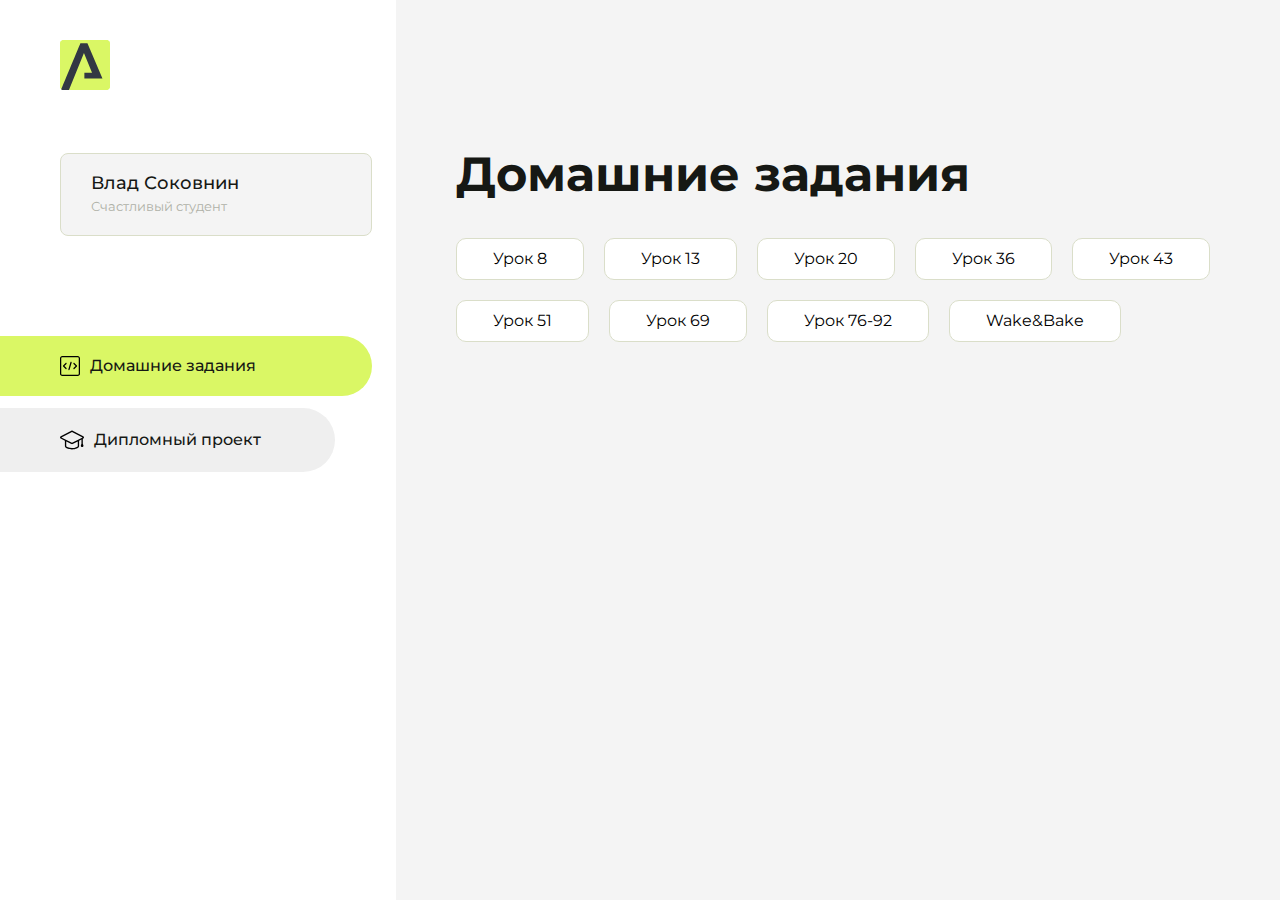
<file: index.html>
<!DOCTYPE html>
<html lang="en">
<head>
    <meta charset="UTF-8">
    <meta name="viewport" content="width=device-width, initial-scale=1.0">
    <title>Домашняя работа</title>
    <link rel="shortcut icon" href="src/logo.ico" type="image/x-icon">
    <link rel="preconnect" href="https://fonts.googleapis.com">
    <link rel="preconnect" href="https://fonts.gstatic.com" crossorigin>
    <link href="https://fonts.googleapis.com/css2?family=Montserrat:wght@400;500;700&family=Rubik:wght@500&display=swap"
          rel="stylesheet">
    <link rel="stylesheet" href="src/style.css">
</head>
<body id="body">
<div class="overlay" id="overlay"></div>
<div class="layout">
    <div class="burger" id="burger">
        <svg viewBox="0 0 24 24" fill="none" xmlns="http://www.w3.org/2000/svg">
            <g id="SVGRepo_bgCarrier" stroke-width="0"></g>
            <g id="SVGRepo_tracerCarrier" stroke-linecap="round" stroke-linejoin="round"></g>
            <g id="SVGRepo_iconCarrier">
                <path d="M4 18L20 18" stroke="#DAF765" stroke-width="2" stroke-linecap="round"></path>
                <path d="M4 12L20 12" stroke="#DAF765" stroke-width="2" stroke-linecap="round"></path>
                <path d="M4 6L20 6" stroke="#DAF765" stroke-width="2" stroke-linecap="round"></path>
            </g>
        </svg>
    </div>
    <aside class="sidebar" id="sidebar">
        <div class="sidebar__inner">
            <div class="logo">
                <svg width="50" height="50" viewBox="0 0 50 50" fill="none" xmlns="http://www.w3.org/2000/svg">
                    <g clip-path="url(#clip0_513_74730)">
                        <path d="M46.17 -0.257004H3.83C1.57281 -0.257004 -0.257 1.57281 -0.257 3.83V46.17C-0.257 48.4272 1.57281 50.257 3.83 50.257H46.17C48.4272 50.257 50.257 48.4272 50.257 46.17V3.83C50.257 1.57281 48.4272 -0.257004 46.17 -0.257004Z"
                              fill="#DAF765"/>
                        <path d="M24.375 38.4H42.461L27.441 3.1585H20.4355C20.4355 3.1585 6.7895 35.881 1.1945 49.294C2.015 50.0275 3.0945 50.257 3.6945 50.257H8.8445L23.954 13.07L32.0465 32.8285H24.375V38.4Z"
                              fill="#323843"/>
                    </g>
                    <defs>
                        <clipPath id="clip0_513_74730">
                            <rect width="50" height="50" fill="white"/>
                        </clipPath>
                    </defs>
                </svg>
            </div>
            <div class="sidebar__user">
                <div class="sidebar__name">Влад Соковнин</div>
                <div class="sidebar__text">Счастливый студент</div>
            </div>
            <div class="sidebar__tabs">
                <div class="sidebar__item">
                    <button class="sidebar__button active" id="tasks">
                        <svg xmlns="http://www.w3.org/2000/svg" width="20" height="20" viewBox="0 0 20 20" fill="none">
                            <g clip-path="url(#clip0_704_74543)">
                                <path d="M17.7083 20H2.29167C1.0275 20 0 18.9725 0 17.7083V2.29167C0 1.0275 1.0275 0 2.29167 0H17.7083C18.9725 0 20 1.0275 20 2.29167V17.7083C20 18.9725 18.9725 20 17.7083 20ZM2.29167 1.25C1.7175 1.25 1.25 1.7175 1.25 2.29167V17.7083C1.25 18.2825 1.7175 18.75 2.29167 18.75H17.7083C18.2825 18.75 18.75 18.2825 18.75 17.7083V2.29167C18.75 1.7175 18.2825 1.25 17.7083 1.25H2.29167Z"
                                      fill="black"/>
                                <path d="M6.04167 13.125C5.88167 13.125 5.72167 13.0642 5.6 12.9417L3.1 10.4417C2.85583 10.1975 2.85583 9.80167 3.1 9.5575L5.6 7.0575C5.84417 6.81333 6.24 6.81333 6.48417 7.0575C6.72833 7.30167 6.72833 7.6975 6.48417 7.94167L4.42583 10L6.48417 12.0583C6.72833 12.3025 6.72833 12.6983 6.48417 12.9425C6.36167 13.0642 6.20167 13.125 6.04167 13.125Z"
                                      fill="black"/>
                                <path d="M8.95833 14.1667C8.9 14.1667 8.84 14.1583 8.78167 14.1417C8.45083 14.0442 8.26083 13.6967 8.35833 13.3658L10.4417 6.28251C10.5392 5.95084 10.8892 5.76417 11.2175 5.85917C11.5483 5.95667 11.7383 6.30417 11.6408 6.63501L9.5575 13.7183C9.47833 13.9908 9.22833 14.1667 8.95833 14.1667Z"
                                      fill="black"/>
                                <path d="M13.9583 13.125C13.7983 13.125 13.6383 13.0642 13.5167 12.9417C13.2725 12.6975 13.2725 12.3017 13.5167 12.0575L15.575 9.99916L13.5167 7.94083C13.2725 7.69666 13.2725 7.30083 13.5167 7.05666C13.7608 6.81249 14.1567 6.81249 14.4008 7.05666L16.9008 9.55666C17.145 9.80083 17.145 10.1967 16.9008 10.4408L14.4008 12.9408C14.2783 13.0642 14.1183 13.125 13.9583 13.125Z"
                                      fill="black"/>
                            </g>
                            <defs>
                                <clipPath id="clip0_704_74543">
                                    <rect width="20" height="20" fill="white"/>
                                </clipPath>
                            </defs>
                        </svg>
                        <span>Домашние задания</span></button>
                </div>
                <div class="sidebar__item">
                    <button class="sidebar__button" id="diplom">
                        <svg xmlns="http://www.w3.org/2000/svg" width="24" height="24" viewBox="0 0 24 24" fill="none">
                            <g clip-path="url(#clip0_704_74553)">
                                <path d="M23.2628 10.5971C23.7176 10.365 24 9.90375 24 9.39337C24 8.883 23.7176 8.42175 23.2628 8.18962L12.6135 2.75362C12.2291 2.55824 11.7705 2.55787 11.3854 2.75399L0.736875 8.19C0.282375 8.42175 0 8.883 0 9.39337C0 9.90375 0.282375 10.365 0.736875 10.5971L4.89038 12.7177V18.2074C4.89038 19.8154 8.412 21.393 12 21.393C15.5884 21.393 19.1096 19.815 19.1096 18.2074V12.7174L21.4609 11.517V15.8017L20.901 17.2305C20.7409 17.6389 20.7934 18.0994 21.0405 18.4616C21.2876 18.8246 21.6979 19.041 22.1366 19.041C22.5754 19.041 22.9852 18.8246 23.2324 18.462C23.4795 18.099 23.532 17.6385 23.3719 17.2301L22.8124 15.8021V10.827L23.2628 10.5971ZM17.7623 18.1721C17.6198 18.6375 15.3491 20.0419 12 20.0419C8.65088 20.0419 6.38025 18.6375 6.2415 18.2074V12.3037L6.23887 12.3019C6.23812 12.057 6.1065 11.8207 5.87325 11.7019L1.3515 9.39337L12 3.95737L22.6489 9.39337L12 14.8294L5.87325 11.7019C5.54063 11.5331 4.6695 11.6674 4.5 12C4.33012 12.3322 4.55813 12.5479 4.89038 12.7177L11.3857 16.0331C11.5781 16.1314 11.7889 16.1805 12 16.1805C12.2107 16.1805 12.4222 16.1314 12.6146 16.0331L17.7593 13.407L17.7623 18.1721Z"
                                      fill="black"/>
                            </g>
                            <defs>
                                <clipPath id="clip0_704_74553">
                                    <rect width="24" height="24" fill="white"/>
                                </clipPath>
                            </defs>
                        </svg>
                        <span>Дипломный проект</span></button>
                </div>
            </div>
        </div>

    </aside>
    <div class="content">
        <div class="container">
            <div class="content__block" id="tasksBlock">
                <div class="content__title">Домашние задания</div>
                <ul class="content__list">
                    <li class="content__list-item">
                        <a href="lesson_8/index.html">Урок 8</a>
                    </li>
                    <li class="content__list-item">
                        <a href="lesson_13/index.html">Урок 13</a>
                    </li>
                    <li class="content__list-item">
                        <a href="lesson_20/index.html">Урок 20</a>
                    </li>
                    <li class="content__list-item">
                        <a href="lesson_36/index.html">Урок 36</a>
                    </li>
                    <li class="content__list-item">
                        <a href="lesson_43/index.html">Урок 43</a>
                    </li>
                    <li class="content__list-item">
                        <a href="lesson_51/index.html">Урок 51</a>
                    </li>
                    <li class="content__list-item">
                        <a href="lesson_69/index.html">Урок 69</a>
                    </li>
                    <li class="content__list-item">
                        <a href="lesson_76-92/index.html">Урок 76-92</a>
                    </li>
                    <li class="content__list-item">
                        <a href="lesson_96/index.html">Wake&Bake</a>
                    </li>
                </ul>
            </div>
            <div class="content__block hidden" id="diplomBlock">
                <div class="content__title">Дипломный проект</div>
                <div class="content__list-diplom">
                    <a href="le_finale/index.html">Podcast</a>
                </div>
                <div class="content__decor">
                    <div class="content__decor-text">Давай проверим, чему ты научился!</div>
                    <div class="content__decor-img">
                        <img src="src/decor.png" alt="decor">
                    </div>
                </div>
            </div>
        </div>
    </div>
</div>
<script src="src/index.js"></script>
</body>
</html>
</file>
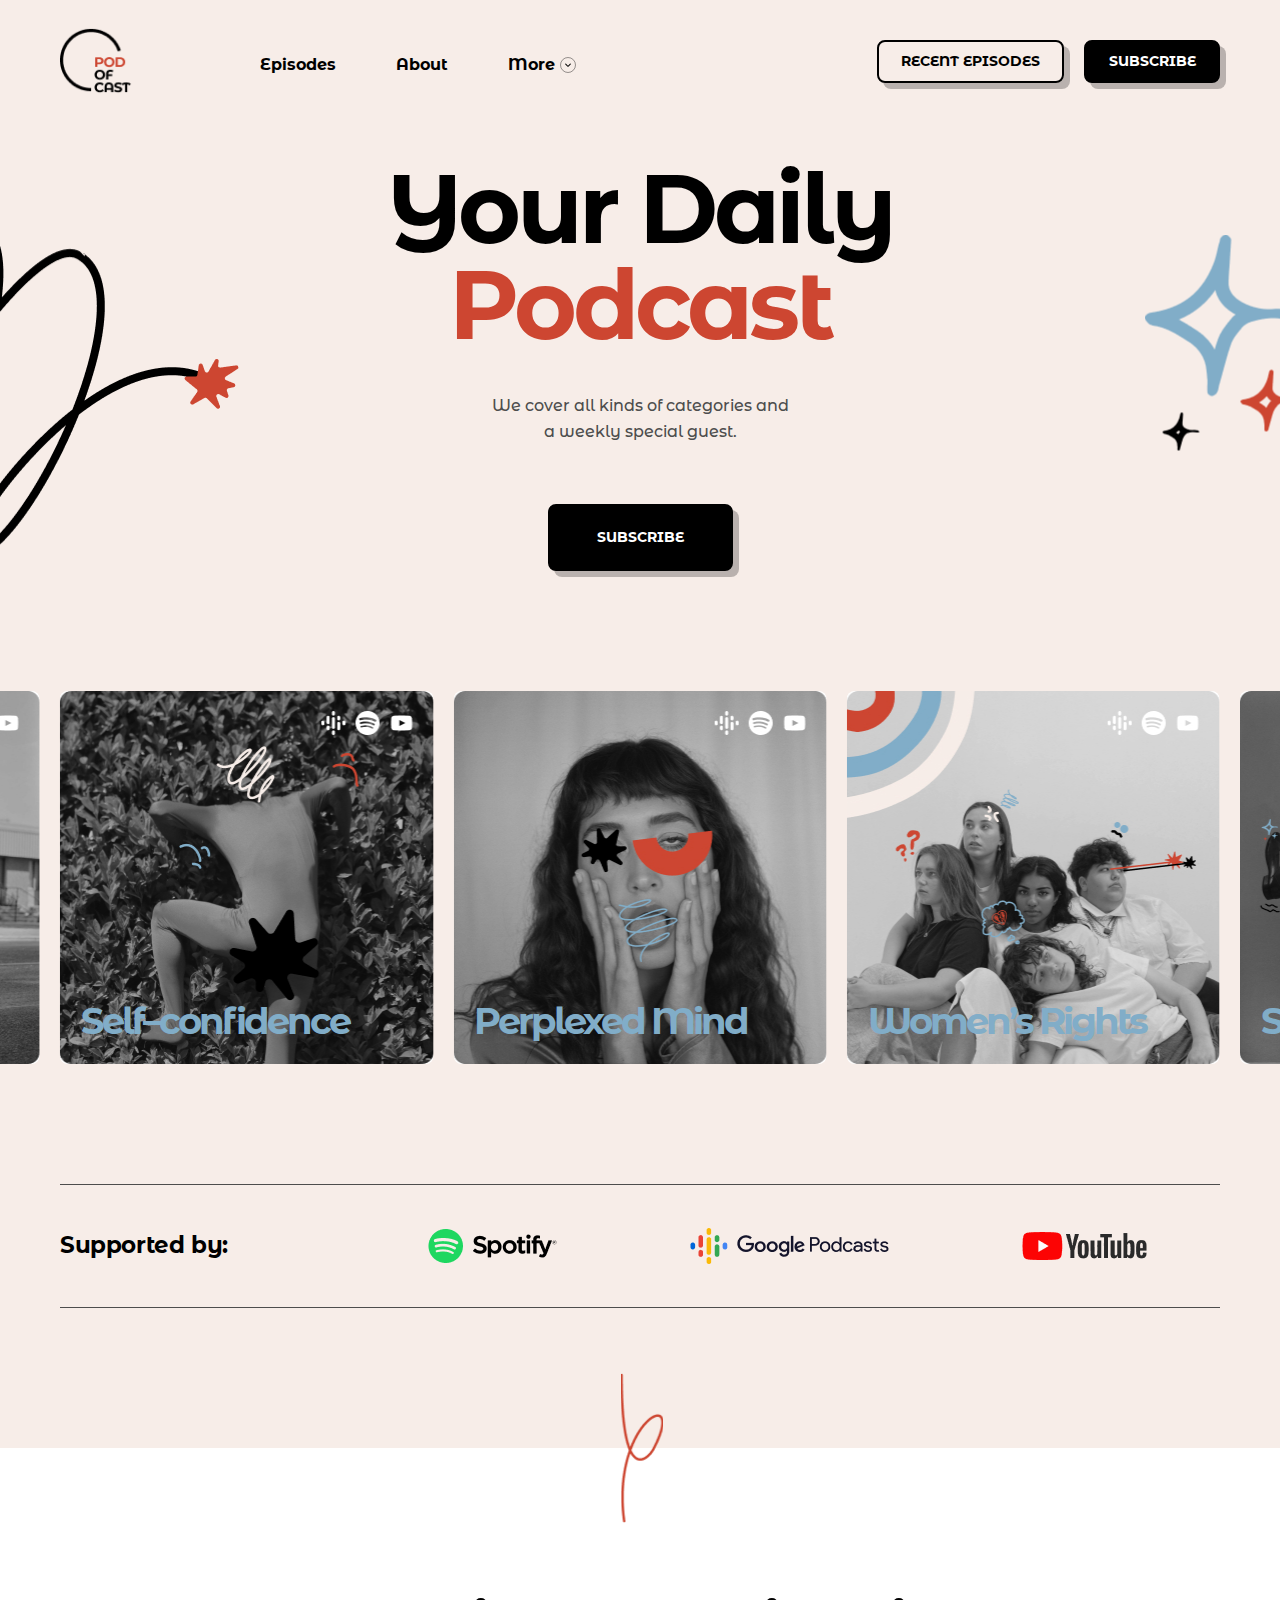
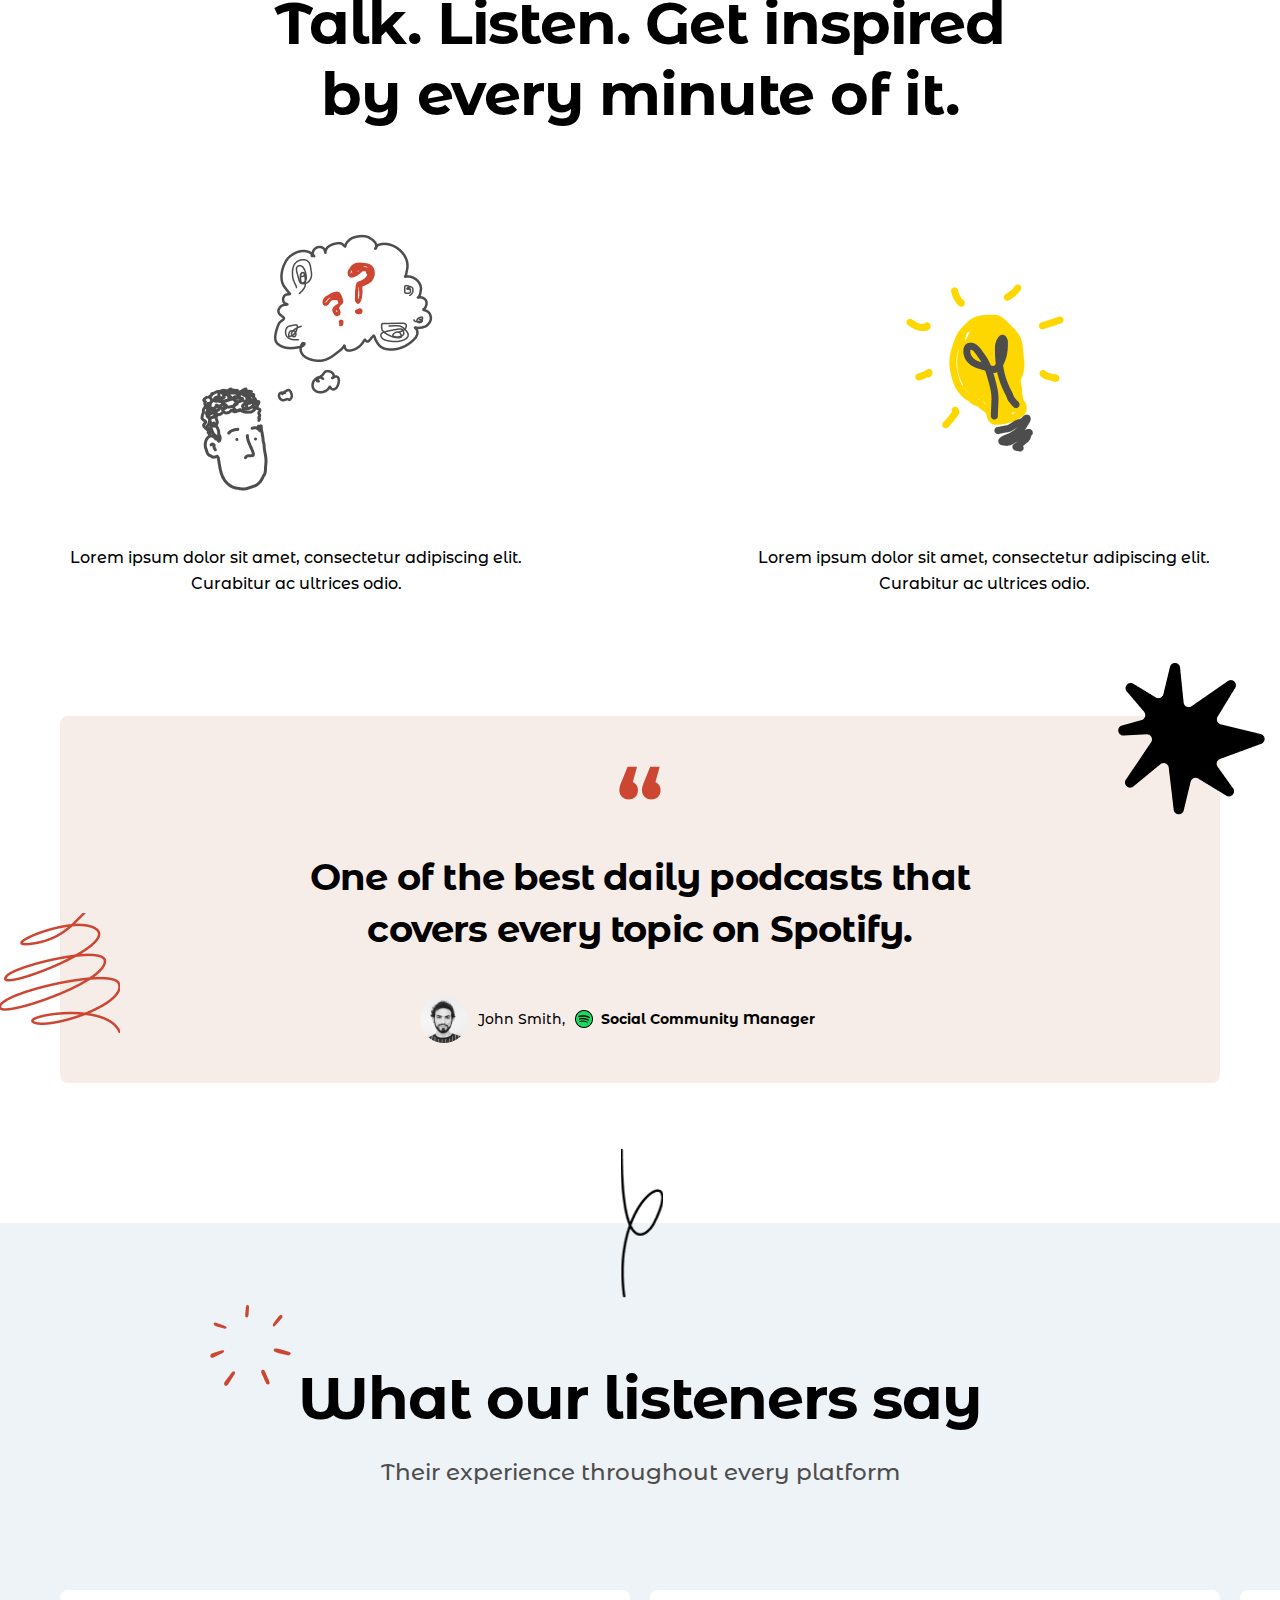
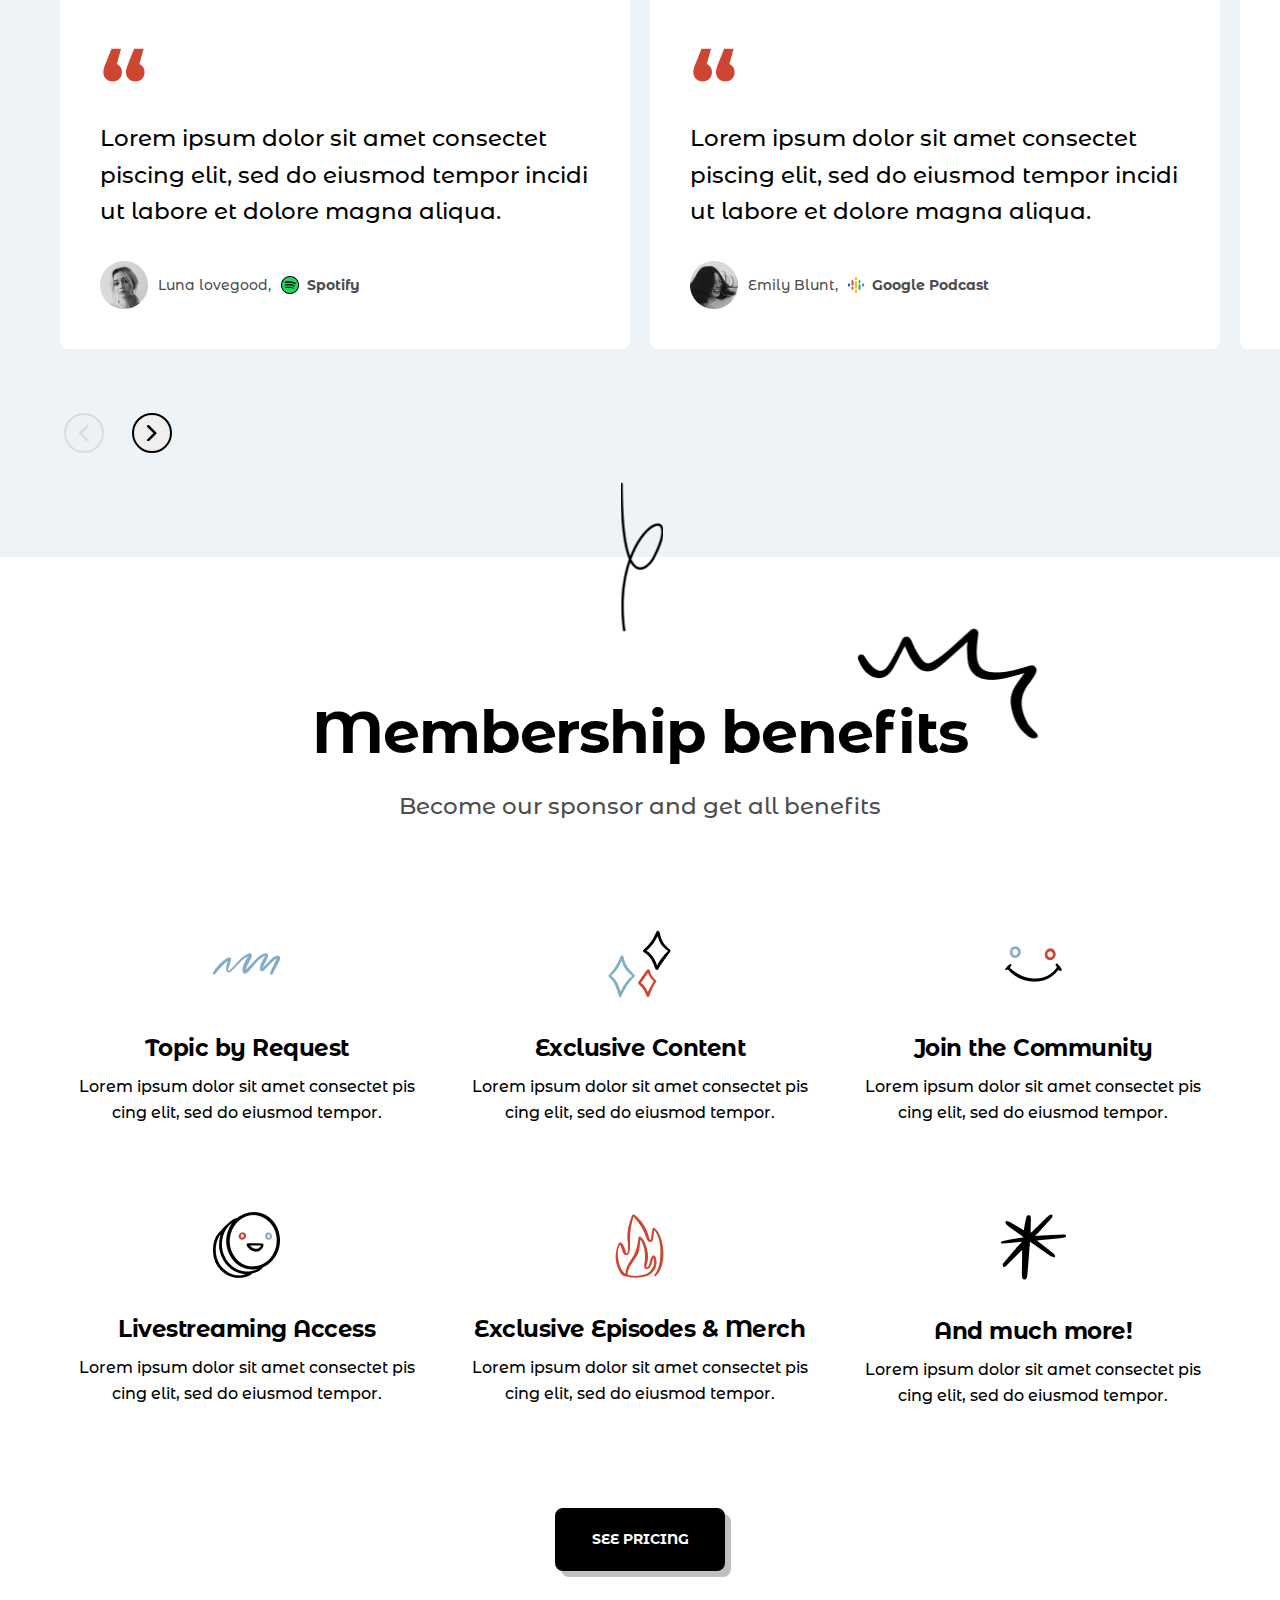
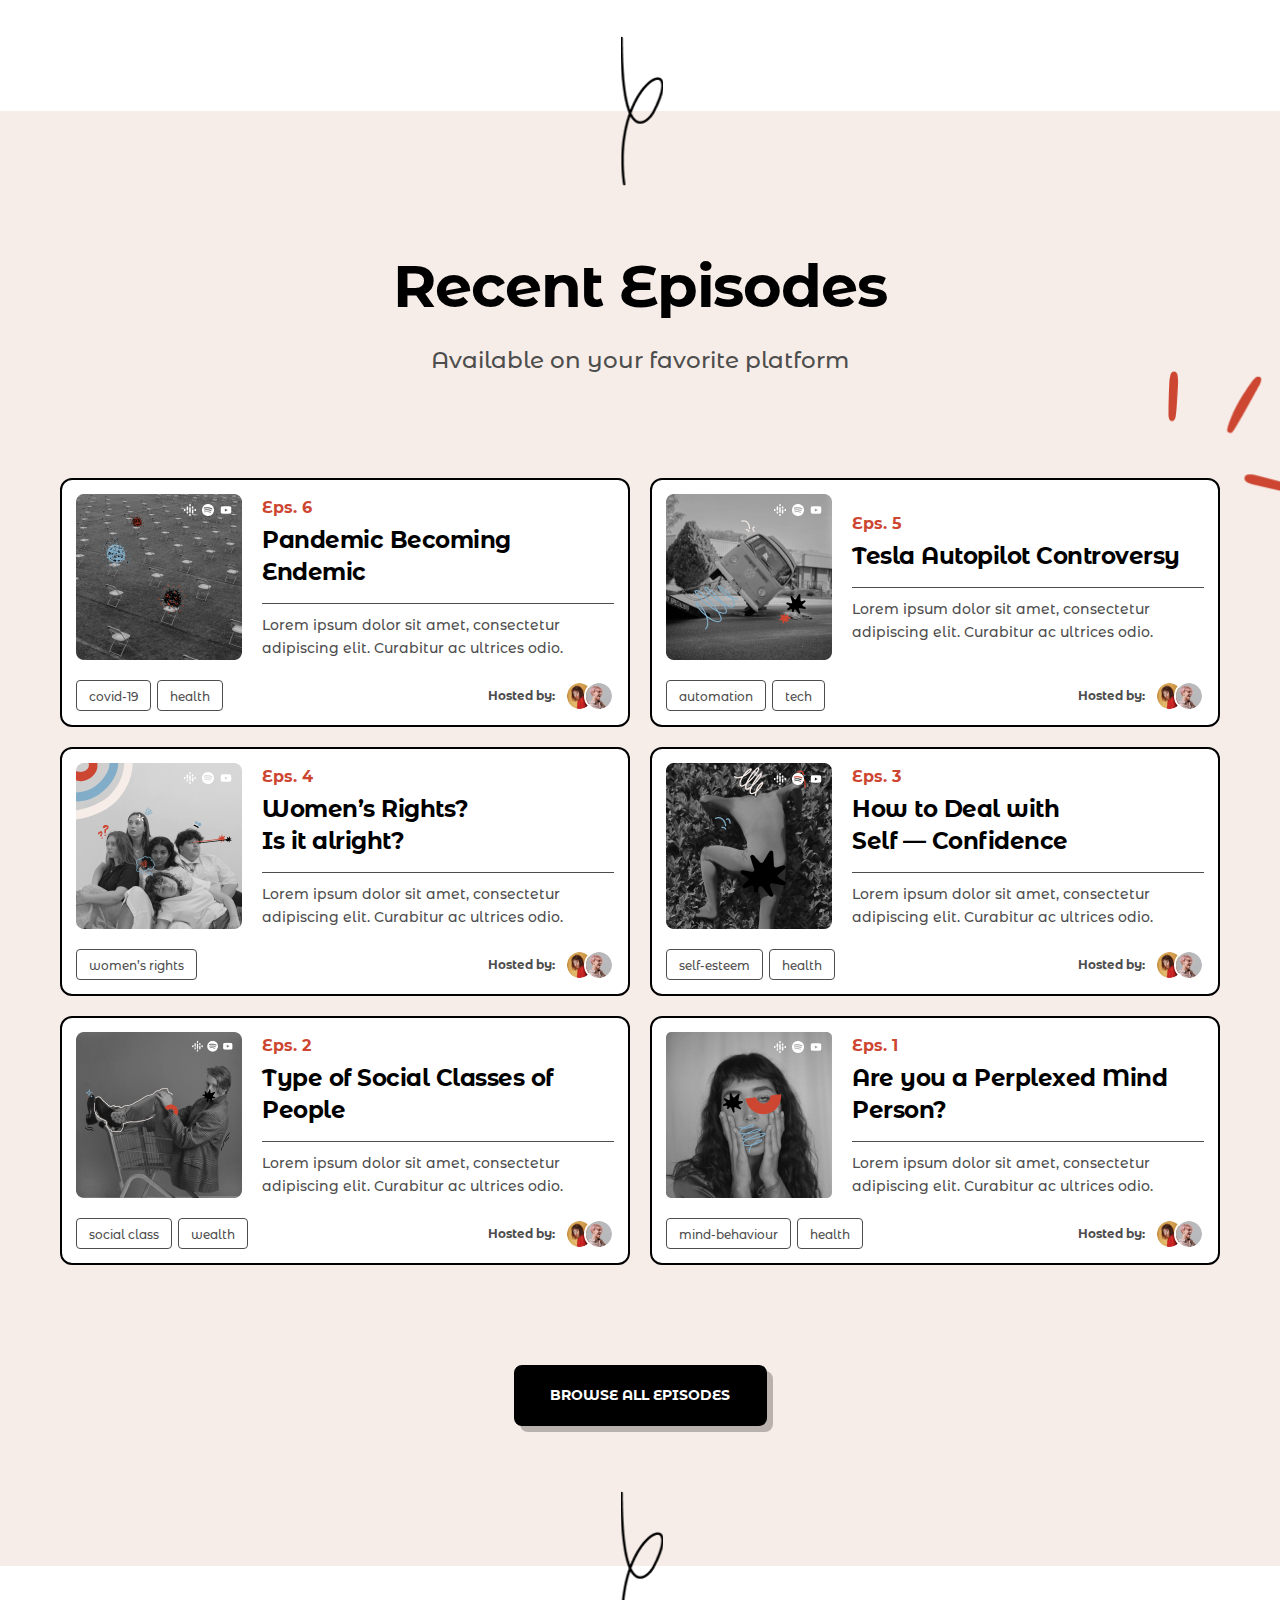
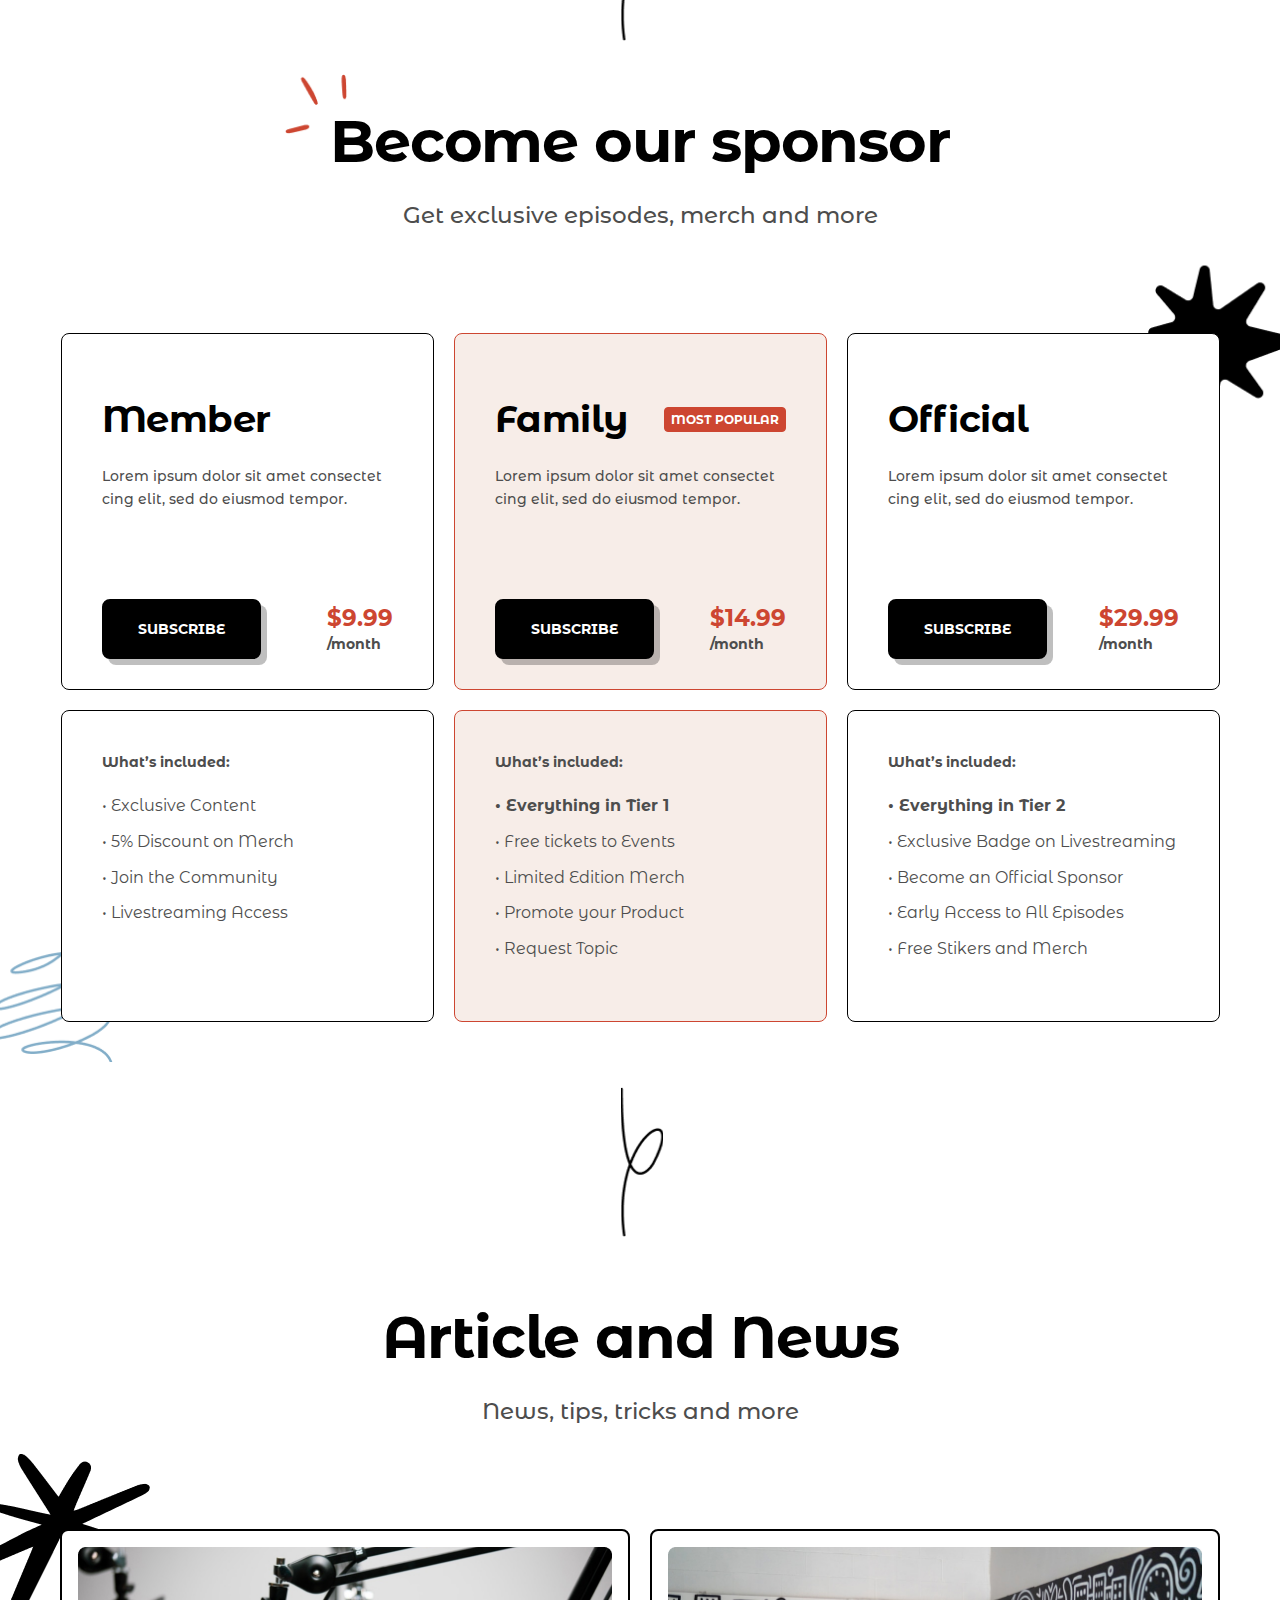
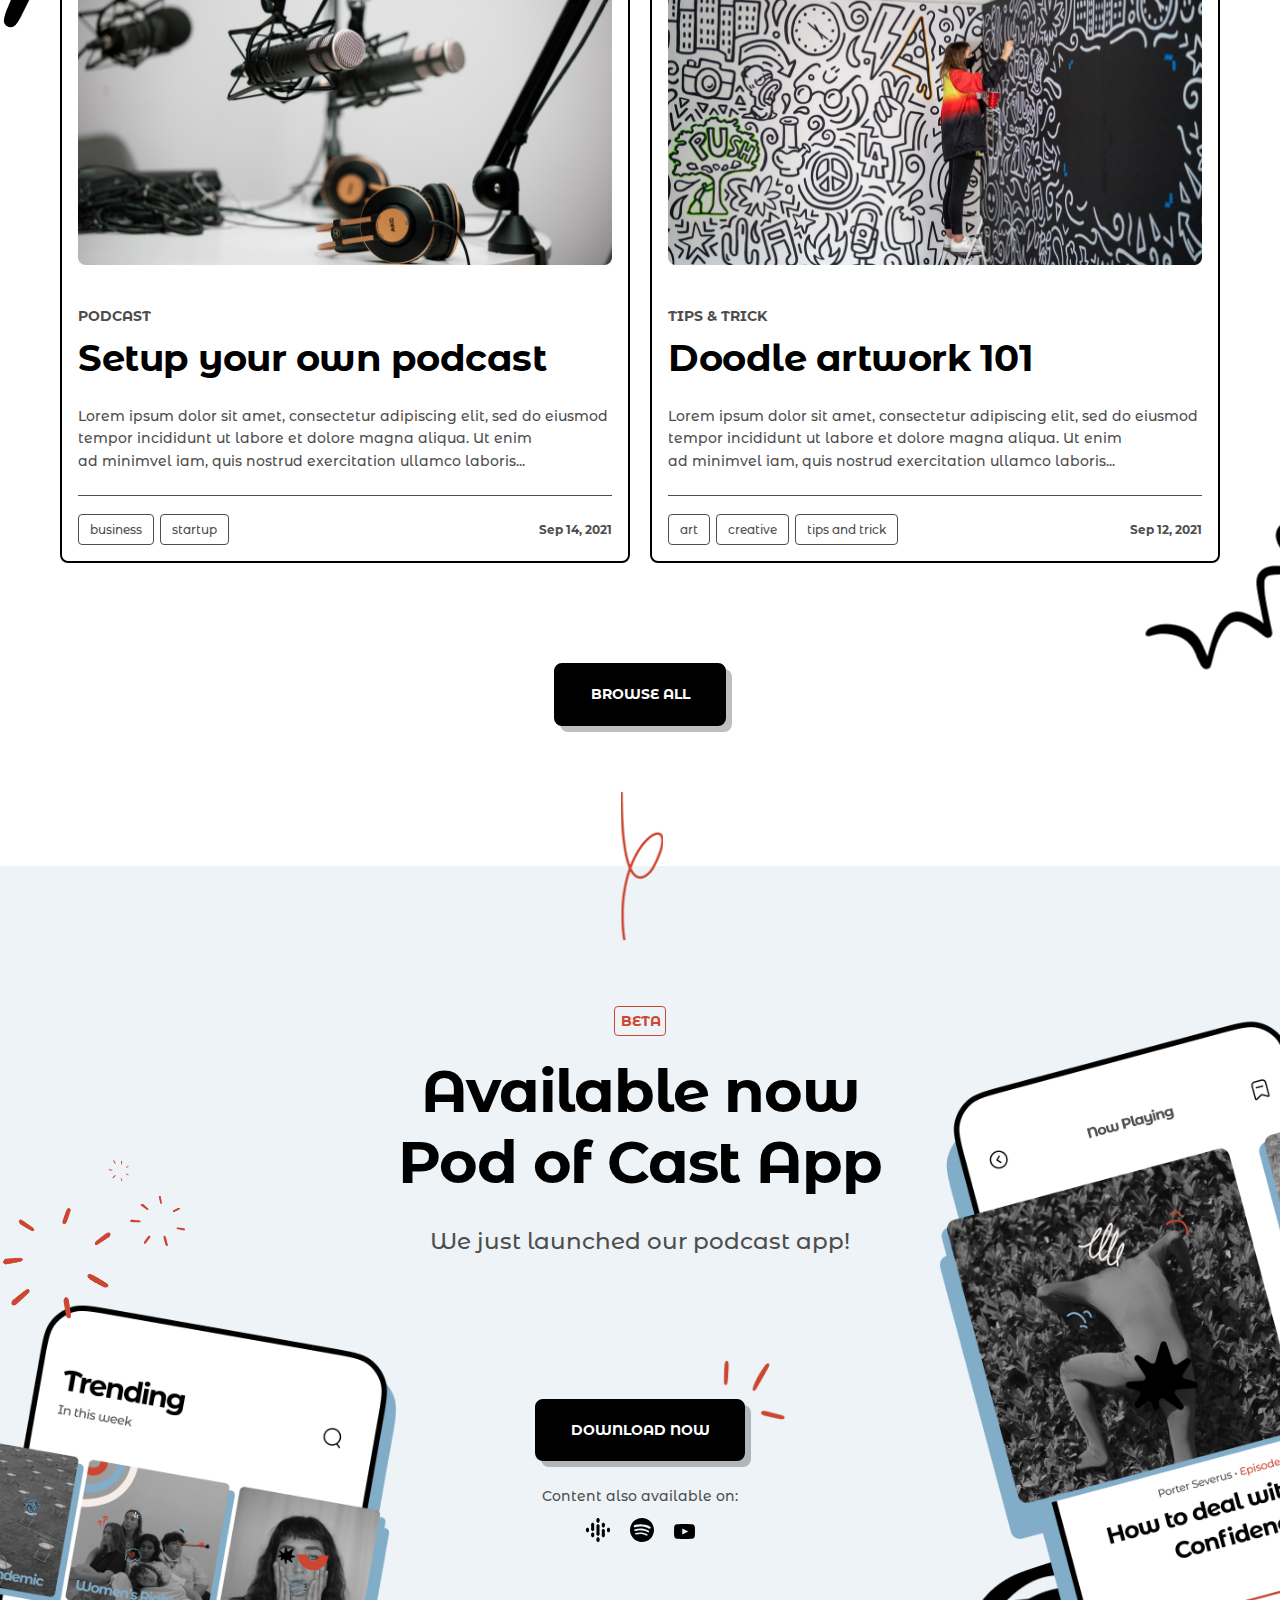
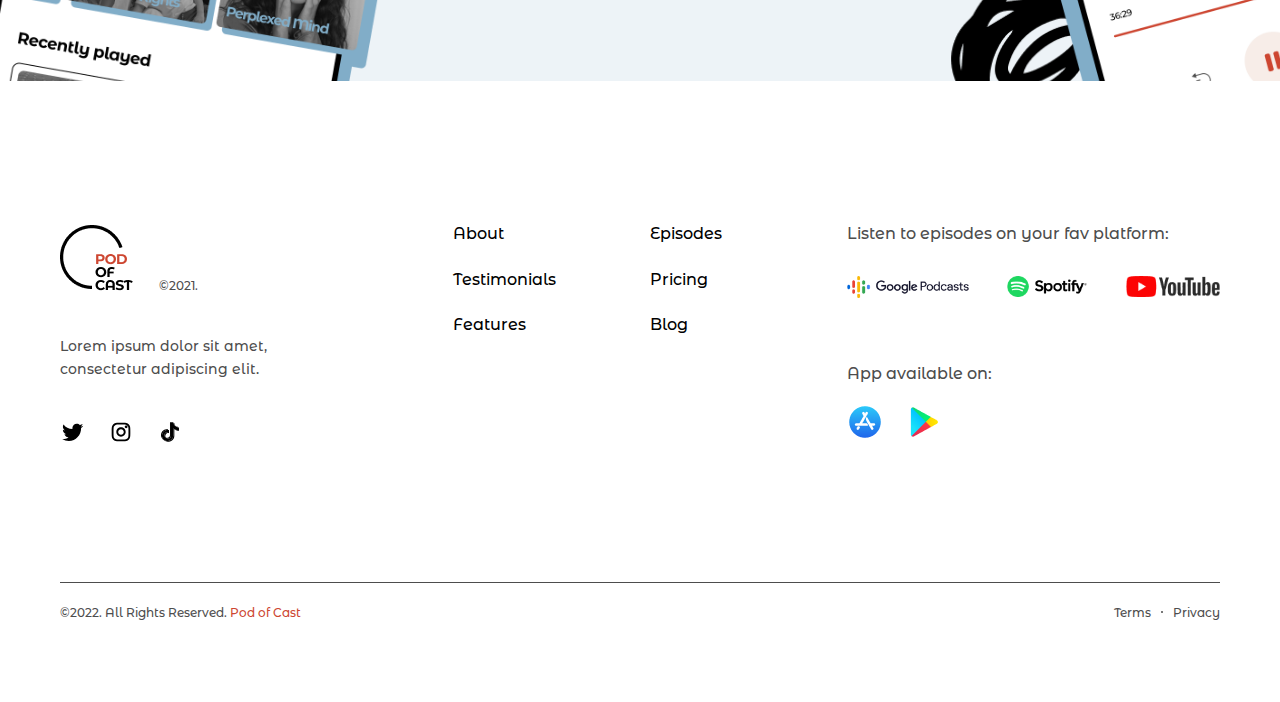
<file: le_finale/index.html>
<!DOCTYPE html>
<html lang="en">
  <head>
    <meta charset="UTF-8" />
    <meta name="viewport" content="width=device-width, initial-scale=1.0" />
    <title>Podcast</title>
    <link rel="stylesheet" href="css/swiper-bundle.min.css" />
    <link rel="stylesheet" href="css/style.css" />
    <link rel="stylesheet" href="css/media.css" />
  </head>
  <body class="body">
    <div class="wrapper">
      <header class="header">
        <div class="container">
          <div class="header__inner">
            <a href="#" class="header__logo">
              <img src="img/logo/logo.png" alt="Логотип Podcast" />
            </a>
            <nav class="header__nav">
              <ul class="header__list">
                <li class="header__item">
                  <a href="#episodes" class="header__link">Episodes</a>
                </li>
                <li class="header__item">
                  <a href="#about" class="header__link">About</a>
                </li>
                <li class="header__item">
                  <div class="accordion">
                    <a
                      href="#"
                      class="header__link header__link--more accordion__control"
                    >
                      More
                      <div class="header__item-icon">
                        <svg
                          width="6"
                          height="4"
                          viewBox="0 0 6 4"
                          fill="none"
                          xmlns="http://www.w3.org/2000/svg"
                        >
                          <path
                            d="M5.81393 1.0384C5.81393 1.16574 5.76526 1.29374 5.66793 1.39107L3.35459 3.71574C3.26059 3.80974 3.13326 3.8624 2.99993 3.8624C2.86726 3.8624 2.73993 3.80974 2.64593 3.71574L0.331259 1.39107C0.136592 1.19574 0.136592 0.879736 0.332592 0.684403C0.528592 0.489736 0.845259 0.490403 1.03993 0.685736L2.99993 2.6544L4.95993 0.685736C5.15459 0.490403 5.47059 0.489736 5.66659 0.684403C5.76526 0.781736 5.81393 0.910403 5.81393 1.0384Z"
                            fill="black"
                          />
                        </svg>
                      </div>
                    </a>
                    <ul class="accordion__content-list">
                      <li class="accordion__content-item">
                        <a
                          href="#testimonials"
                          class="header__link accordion__content-link"
                        >
                          Testimonials
                        </a>
                      </li>
                      <li class="accordion__content-item">
                        <a
                          href="#features"
                          class="header__link accordion__content-link"
                        >
                          Benefits
                        </a>
                      </li>
                      <li class="accordion__content-item">
                        <a
                          href="#articles"
                          class="header__link accordion__content-link"
                        >
                          Article &amp;&nbsp;News
                        </a>
                      </li>
                      <li class="accordion__content-item">
                        <a
                          href="#download"
                          class="header__link accordion__content-link"
                        >
                          Download App
                        </a>
                      </li>
                      <li class="accordion__content-item">
                        <a
                          href="#contacts"
                          class="header__link accordion__content-link"
                        >
                          Contact us
                        </a>
                      </li>
                    </ul>
                  </div>
                </li>
              </ul>
              <div class="header__button-wrapper">
                <a href="#episodes" class="header__btn btn btn--transparent">
                  RECENT EPISODES
                </a>
                <a href="#offer" class="header__btn btn">SUBSCRIBE</a>
              </div>
            </nav>
            <a href="#" class="burger-menu">
              <span></span>
            </a>
          </div>
        </div>
      </header>
      <main class="main">
        <section class="hero">
          <div class="container">
            <div class="hero__content">
              <h1 class="hero__title">Your&nbsp;Daily <span>Podcast</span></h1>
              <p class="hero__descr">
                We&nbsp;cover all kinds of&nbsp;categories and a&nbsp;weekly
                special guest.
              </p>
              <a href="#offer" class="hero__btn btn">SUBSCRIBE</a>
            </div>
            <div class="hero__slider swiper">
              <div class="hero__wrapper swiper-wrapper">
                <a href="#" class="hero__slide swiper-slide">
                  <img
                    src="img/content/hero-slider-1.jpg"
                    alt="Tesla Autopilot"
                  />
                  <h4 class="hero__slide-title">Tesla&nbsp;Autopilot</h4>
                </a>
                <a href="#" class="hero__slide swiper-slide">
                  <img
                    src="img/content/hero-slider-2.jpg"
                    alt="Self–confidence"
                  />
                  <h4 class="hero__slide-title">Self–confidence</h4>
                </a>
                <a href="#" class="hero__slide swiper-slide">
                  <img
                    src="img/content/hero-slider-3.jpg"
                    alt="Perplexed Mind"
                  />
                  <h4 class="hero__slide-title">Perplexed Mind</h4>
                </a>
                <a href="#" class="hero__slide swiper-slide">
                  <img
                    src="img/content/hero-slider-4.jpg"
                    alt="Women's Rights"
                  />
                  <h4 class="hero__slide-title">Women&rsquo;s Rights</h4>
                </a>
                <a href="#" class="hero__slide swiper-slide">
                  <img src="img/content/hero-slider-5.jpg" alt="Social Class" />
                  <h4 class="hero__slide-title">Social Class</h4>
                </a>
                <a href="#" class="hero__slide swiper-slide">
                  <img
                    src="img/content/hero-slider-2.jpg"
                    alt="Self–confidence"
                  />
                  <h4 class="hero__slide-title">Self–confidence</h4>
                </a>
                <a href="#" class="hero__slide swiper-slide">
                  <img
                    src="img/content/hero-slider-3.jpg"
                    alt="Perplexed Mind"
                  />
                  <h4 class="hero__slide-title">Perplexed Mind</h4>
                </a>
                <a href="#" class="hero__slide swiper-slide">
                  <img
                    src="img/content/hero-slider-4.jpg"
                    alt="Women's Rights"
                  />
                  <h4 class="hero__slide-title">Women&rsquo;s Rights</h4>
                </a>
                <a href="#" class="hero__slide swiper-slide">
                  <img src="img/content/hero-slider-5.jpg" alt="Social Class" />
                  <h4 class="hero__slide-title">Social Class</h4>
                </a>
              </div>
            </div>
            <div class="hero__supported">
              <h6 class="hero__supported-title">Supported by:</h6>
              <ul class="hero__supported-list">
                <li class="hero__supported-item">
                  <img src="img/logo/spoty-logo.png" alt="Spotify Logo" />
                </li>
                <li class="hero__supported-item">
                  <img
                    src="img/logo/google-logo.png"
                    alt="Google Podcasts Logo"
                  />
                </li>
                <li class="hero__supported-item">
                  <img src="img/logo/youtube-logo.png" alt="Youtube Logo" />
                </li>
              </ul>
            </div>
          </div>
        </section>
        <section id="about" class="about section-offset section-decor">
          <div class="container">
            <h2 class="section__title about__title">
              Talk. Listen. Get inspired by&nbsp;every minute of&nbsp;it.
            </h2>
            <ul class="about__content">
              <li class="about__content-item">
                <div class="about__content-img">
                  <img src="img/decor/talk-img-1.png" alt="" />
                </div>
                <p class="about__content-text">
                  Lorem ipsum dolor sit amet, consectetur adipiscing elit.
                  Curabitur ac&nbsp;ultrices odio.
                </p>
              </li>
              <li class="about__content-item">
                <div class="about__content-img">
                  <img src="img/decor/talk-img-2.png" alt="" />
                </div>
                <p class="about__content-text">
                  Lorem ipsum dolor sit amet, consectetur adipiscing elit.
                  Curabitur ac&nbsp;ultrices odio.
                </p>
              </li>
            </ul>
            <blockquote class="about__quote">
              <img src="img/icons/qoute.png" alt="" class="about__quote-icon" />
              <p class="about__quote-text">
                One of&nbsp;the best daily podcasts that covers every topic
                on&nbsp;Spotify.
              </p>
              <div class="testimonial__author about__quote-author">
                <div class="testimonial__user">
                  <img
                    src="img/content/john-avatar-min.png"
                    alt="John Smith"
                    class="testimonial__user-avatar"
                  />
                  <span class="testimonial__user-name">John Smith,</span>
                </div>
                <div class="testimonial__company">
                  <img
                    src="img/logo/spoty-logo-min.png"
                    alt="Spotify Logo"
                    class="testimonial__company-logo"
                  />
                  <span class="testimonial__company-name">
                    Social Community Manager
                  </span>
                </div>
              </div>
            </blockquote>
          </div>
        </section>
        <section
          id="testimonials"
          class="testimonials section-decor--black section-offset"
        >
          <div class="container">
            <h2 class="section__title testimonials__title">
              What our listeners say
            </h2>
            <p class="section__descr testimonials__descr">
              Their experience throughout every platform
            </p>
            <div class="testimonials__slider swiper">
              <ul class="testimonials__wrapper swiper-wrapper">
                <li class="testimonials__slide swiper-slide">
                  <div class="testimonials__slide-inner">
                    <img
                      class="testimonials__slide-img"
                      src="img/icons/qoute.png"
                      alt=""
                    />
                    <p class="testimonials__text">
                      Lorem ipsum dolor sit amet consectet piscing elit, sed
                      do&nbsp;eiusmod tempor incidi ut&nbsp;labore
                      et&nbsp;dolore magna aliqua.
                    </p>
                    <div class="testimonials__author testimonial__author">
                      <div class="testimonial__user">
                        <img
                          src="img/content/luna-avatar-min.png"
                          alt="Luna lovegood"
                        />
                        <div class="testimonial__user-name">Luna lovegood,</div>
                      </div>
                      <div class="testimonial__company">
                        <img src="img/logo/spoty-logo-min.png" alt="Spotify" />
                        <span class="testimonial__company-name">Spotify</span>
                      </div>
                    </div>
                  </div>
                </li>
                <li class="testimonials__slide swiper-slide">
                  <div class="testimonials__slide-inner">
                    <img
                      class="testimonials__slide-img"
                      src="img/icons/qoute.png"
                      alt=""
                    />
                    <p class="testimonials__text">
                      Lorem ipsum dolor sit amet consectet piscing elit, sed
                      do&nbsp;eiusmod tempor incidi ut&nbsp;labore
                      et&nbsp;dolore magna aliqua.
                    </p>
                    <div class="testimonials__author testimonial__author">
                      <div class="testimonial__user">
                        <img
                          src="img/content/emilie-avatar-min.png"
                          alt="Emily Blunt"
                        />
                        <div class="testimonial__user-name">Emily Blunt,</div>
                      </div>
                      <div class="testimonial__company">
                        <img
                          src="img/logo/google-logo.min.png"
                          alt="Google Podcast"
                        />
                        <span class="testimonial__company-name"
                          >Google Podcast</span
                        >
                      </div>
                    </div>
                  </div>
                </li>
                <li class="testimonials__slide swiper-slide">
                  <div class="testimonials__slide-inner">
                    <img
                      class="testimonials__slide-img"
                      src="img/icons/qoute.png"
                      alt=""
                    />
                    <p class="testimonials__text">
                      Lorem ipsum dolor sit amet consectet piscing elit, sed
                      do&nbsp;eiusmod tempor incidi ut&nbsp;labore
                      et&nbsp;dolore magna aliqua.
                    </p>
                    <div class="testimonials__author testimonial__author">
                      <div class="testimonial__user">
                        <img
                          src="img/content/mia-avatar-min.png"
                          alt="Mia Winters"
                        />
                        <div class="testimonial__user-name">Mia Winters,</div>
                      </div>
                      <div class="testimonial__company">
                        <img
                          src="img/logo/apple-logo-min.png"
                          alt="Apple Podcast"
                        />
                        <span class="testimonial__company-name">
                          Apple Podcast
                        </span>
                      </div>
                    </div>
                  </div>
                </li>
                <li class="testimonials__slide swiper-slide">
                  <div class="testimonials__slide-inner">
                    <img
                      class="testimonials__slide-img"
                      src="img/icons/qoute.png"
                      alt=""
                    />
                    <p class="testimonials__text">
                      Lorem ipsum dolor sit amet consectet piscing elit, sed
                      do&nbsp;eiusmod tempor incidi ut&nbsp;labore
                      et&nbsp;dolore magna aliqua.
                    </p>
                    <div class="testimonials__author testimonial__author">
                      <div class="testimonial__user">
                        <img
                          src="img/content/luna-avatar-min.png"
                          alt="Luna lovegood"
                        />
                        <div class="testimonial__user-name">Luna lovegood,</div>
                      </div>
                      <div class="testimonial__company">
                        <img src="img/logo/spoty-logo-min.png" alt="Spotify" />
                        <span class="testimonial__company-name">Spotify</span>
                      </div>
                    </div>
                  </div>
                </li>
                <li class="testimonials__slide swiper-slide">
                  <div class="testimonials__slide-inner">
                    <img
                      class="testimonials__slide-img"
                      src="img/icons/qoute.png"
                      alt=""
                    />
                    <p class="testimonials__text">
                      Lorem ipsum dolor sit amet consectet piscing elit, sed
                      do&nbsp;eiusmod tempor incidi ut&nbsp;labore
                      et&nbsp;dolore magna aliqua.
                    </p>
                    <div class="testimonials__author testimonial__author">
                      <div class="testimonial__user">
                        <img
                          src="img/content/emilie-avatar-min.png"
                          alt="Emily Blunt"
                        />
                        <div class="testimonial__user-name">Emily Blunt,</div>
                      </div>
                      <div class="testimonial__company">
                        <img
                          src="img/logo/google-logo.min.png"
                          alt="Google Podcast"
                        />
                        <span class="testimonial__company-name"
                          >Google Podcast</span
                        >
                      </div>
                    </div>
                  </div>
                </li>
                <li class="testimonials__slide swiper-slide">
                  <div class="testimonials__slide-inner">
                    <img
                      class="testimonials__slide-img"
                      src="img/icons/qoute.png"
                      alt=""
                    />
                    <p class="testimonials__text">
                      Lorem ipsum dolor sit amet consectet piscing elit, sed
                      do&nbsp;eiusmod tempor incidi ut&nbsp;labore
                      et&nbsp;dolore magna aliqua.
                    </p>
                    <div class="testimonials__author testimonial__author">
                      <div class="testimonial__user">
                        <img
                          src="img/content/mia-avatar-min.png"
                          alt="Mia Winters"
                        />
                        <div class="testimonial__user-name">Mia Winters,</div>
                      </div>
                      <div class="testimonial__company">
                        <img
                          src="img/logo/apple-logo-min.png"
                          alt="Apple Podcast"
                        />
                        <span class="testimonial__company-name">
                          Apple Podcast
                        </span>
                      </div>
                    </div>
                  </div>
                </li>
              </ul>
            </div>
            <div class="testimonials__buttons">
              <button
                type="button"
                class="testimonials__btn testimonials__btn--prev"
              >
                <svg
                  width="9.477112"
                  height="16.394165"
                  viewBox="0 0 9.47711 16.3942"
                  fill="none"
                  xmlns="http://www.w3.org/2000/svg"
                  xmlns:xlink="http://www.w3.org/1999/xlink"
                >
                  <defs />
                  <path
                    d="M8.22 1.25L1.25 8.19L8.22 15.13"
                    stroke-opacity="1.000000"
                    stroke-width="2.500000"
                    stroke-linejoin="round"
                    stroke-linecap="round"
                  />
                </svg>
              </button>
              <button
                type="button"
                class="testimonials__btn testimonials__btn--next"
              >
                <svg
                  width="9.477112"
                  height="16.394165"
                  viewBox="0 0 9.47711 16.3942"
                  fill="none"
                  xmlns="http://www.w3.org/2000/svg"
                  xmlns:xlink="http://www.w3.org/1999/xlink"
                >
                  <defs />
                  <path
                    d="M1.25 15.13L8.22 8.19L1.25 1.25"
                    stroke-opacity="1.000000"
                    stroke-width="2.500000"
                    stroke-linejoin="round"
                    stroke-linecap="round"
                  />
                </svg>
              </button>
            </div>
          </div>
        </section>
        <section
          id="features"
          class="benefits section-decor--black section-offset"
        >
          <div class="container">
            <h2 class="benefits__title section__title">Membership benefits</h2>
            <p class="benefits__descr section__descr">
              Become our sponsor and get all benefits
            </p>
            <ul class="benefits__list">
              <li class="benefits__item">
                <img
                  class="benefits__img"
                  src="img/decor/subtitle-decor-1.png"
                  alt=""
                />
                <h4 class="benefits__subtitle">Topic by Request</h4>
                <p class="benefits__text">
                  Lorem ipsum dolor sit amet consectet pis cing elit, sed
                  do&nbsp;eiusmod tempor.
                </p>
              </li>
              <li class="benefits__item">
                <img
                  class="benefits__img"
                  src="img/decor/subtitle-decor-2.png"
                  alt=""
                />
                <h4 class="benefits__subtitle">Exclusive Content</h4>
                <p class="benefits__text">
                  Lorem ipsum dolor sit amet consectet pis cing elit, sed
                  do&nbsp;eiusmod tempor.
                </p>
              </li>
              <li class="benefits__item">
                <img
                  class="benefits__img"
                  src="img/decor/subtitle-decor-3.png"
                  alt=""
                />
                <h4 class="benefits__subtitle">Join the Community</h4>
                <p class="benefits__text">
                  Lorem ipsum dolor sit amet consectet pis cing elit, sed
                  do&nbsp;eiusmod tempor.
                </p>
              </li>
              <li class="benefits__item">
                <img
                  class="benefits__img"
                  src="img/decor/subtitle-decor-4.png"
                  alt=""
                />
                <h4 class="benefits__subtitle">Livestreaming Access</h4>
                <p class="benefits__text">
                  Lorem ipsum dolor sit amet consectet pis cing elit, sed
                  do&nbsp;eiusmod tempor.
                </p>
              </li>
              <li class="benefits__item">
                <img
                  class="benefits__img benefits__img--padding"
                  src="img/decor/subtitle-decor-5.png"
                  alt=""
                />
                <h4 class="benefits__subtitle">
                  Exclusive Episodes &amp;&nbsp;Merch
                </h4>
                <p class="benefits__text">
                  Lorem ipsum dolor sit amet consectet pis cing elit, sed
                  do&nbsp;eiusmod tempor.
                </p>
              </li>
              <li class="benefits__item">
                <img
                  class="benefits__img benefits__img--padding"
                  src="img/decor/subtitle-decor-6.png"
                  alt=""
                />
                <h4 class="benefits__subtitle">And much more!</h4>
                <p class="benefits__text">
                  Lorem ipsum dolor sit amet consectet pis cing elit, sed
                  do&nbsp;eiusmod tempor.
                </p>
              </li>
            </ul>
            <a href="#" class="btn benefits__btn">SEE PRICING</a>
          </div>
        </section>
        <section
          id="episodes"
          class="episodes section-decor--black section-offset"
        >
          <div class="container">
            <h2 class="episodes__title section__title">Recent Episodes</h2>
            <p class="episodes__descr section__descr">
              Available on&nbsp;your favorite platform
            </p>
            <ul class="episodes__list">
              <li class="episodes__item">
                <div class="episodes__body">
                  <div class="episodes__img">
                    <img src="img/content/episodes-6.jpg" alt="" />
                  </div>
                  <div class="episodes__content">
                    <span class="episodes__count">Eps. 6</span>
                    <a href="#" class="episodes__link">
                      <h6 class="episodes__list-title">
                        Pandemic Becoming Endemic
                      </h6>
                    </a>
                    <p class="episodes__text">
                      Lorem ipsum dolor sit amet, consectetur adipiscing elit.
                      Curabitur ac&nbsp;ultrices odio.
                    </p>
                  </div>
                </div>
                <div class="episodes__footer">
                  <ul class="episodes__categories">
                    <li class="episodes__categories-item">covid-19</li>
                    <li class="episodes__categories-item">health</li>
                  </ul>
                  <div class="episodes__hosted">
                    <span class="episodes__hosted-text">Hosted by: </span>
                    <div class="episodes__avatars">
                      <img src="img/content/hosted-avatar-1.png" alt="" />
                      <img src="img/content/hosted-avatar-2.png" alt="" />
                    </div>
                  </div>
                </div>
              </li>
              <li class="episodes__item">
                <div class="episodes__body">
                  <div class="episodes__img">
                    <img src="img/content/episodes-5.png" alt="" />
                  </div>
                  <div class="episodes__content">
                    <span class="episodes__count">Eps. 5</span>
                    <a href="#" class="episodes__link">
                      <h6 class="episodes__list-title">
                        Tesla Autopilot Controversy
                      </h6>
                    </a>
                    <p class="episodes__text">
                      Lorem ipsum dolor sit amet, consectetur adipiscing elit.
                      Curabitur ac&nbsp;ultrices odio.
                    </p>
                  </div>
                </div>
                <div class="episodes__footer">
                  <ul class="episodes__categories">
                    <li class="episodes__categories-item">automation</li>
                    <li class="episodes__categories-item">tech</li>
                  </ul>
                  <div class="episodes__hosted">
                    <span class="episodes__hosted-text">Hosted by: </span>
                    <div class="episodes__avatars">
                      <img src="img/content/hosted-avatar-1.png" alt="" />
                      <img src="img/content/hosted-avatar-2.png" alt="" />
                    </div>
                  </div>
                </div>
              </li>
              <li class="episodes__item">
                <div class="episodes__body">
                  <div class="episodes__img">
                    <img src="img/content/episodes-4.png" alt="" />
                  </div>
                  <div class="episodes__content">
                    <span class="episodes__count">Eps. 4</span>
                    <a href="#" class="episodes__link">
                      <h6 class="episodes__list-title">
                        Women&rsquo;s Rights? Is&nbsp;it&nbsp;alright?
                      </h6>
                    </a>
                    <p class="episodes__text">
                      Lorem ipsum dolor sit amet, consectetur adipiscing elit.
                      Curabitur ac&nbsp;ultrices odio.
                    </p>
                  </div>
                </div>
                <div class="episodes__footer">
                  <ul class="episodes__categories">
                    <li class="episodes__categories-item">
                      women&rsquo;s rights
                    </li>
                  </ul>
                  <div class="episodes__hosted">
                    <span class="episodes__hosted-text">Hosted by: </span>
                    <div class="episodes__avatars">
                      <img src="img/content/hosted-avatar-1.png" alt="" />
                      <img src="img/content/hosted-avatar-2.png" alt="" />
                    </div>
                  </div>
                </div>
              </li>
              <li class="episodes__item">
                <div class="episodes__body">
                  <div class="episodes__img">
                    <img src="img/content/episodes-3.jpg" alt="" />
                  </div>
                  <div class="episodes__content">
                    <span class="episodes__count">Eps. 3</span>
                    <a href="#" class="episodes__link">
                      <h6 class="episodes__list-title">
                        How to&nbsp;Deal with Self&nbsp;&mdash;&nbsp;Confidence
                      </h6>
                    </a>
                    <p class="episodes__text">
                      Lorem ipsum dolor sit amet, consectetur adipiscing elit.
                      Curabitur ac&nbsp;ultrices odio.
                    </p>
                  </div>
                </div>
                <div class="episodes__footer">
                  <ul class="episodes__categories">
                    <li class="episodes__categories-item">self-esteem</li>
                    <li class="episodes__categories-item">health</li>
                  </ul>
                  <div class="episodes__hosted">
                    <span class="episodes__hosted-text">Hosted by: </span>
                    <div class="episodes__avatars">
                      <img src="img/content/hosted-avatar-1.png" alt="" />
                      <img src="img/content/hosted-avatar-2.png" alt="" />
                    </div>
                  </div>
                </div>
              </li>
              <li class="episodes__item">
                <div class="episodes__body">
                  <div class="episodes__img">
                    <img src="img/content/episodes-2.jpg" alt="" />
                  </div>
                  <div class="episodes__content">
                    <span class="episodes__count">Eps. 2</span>
                    <a href="#" class="episodes__link">
                      <h6 class="episodes__list-title">
                        Type of Social Classes of People
                      </h6>
                    </a>
                    <p class="episodes__text">
                      Lorem ipsum dolor sit amet, consectetur adipiscing elit.
                      Curabitur ac&nbsp;ultrices odio.
                    </p>
                  </div>
                </div>
                <div class="episodes__footer">
                  <ul class="episodes__categories">
                    <li class="episodes__categories-item">social class</li>
                    <li class="episodes__categories-item">wealth</li>
                  </ul>
                  <div class="episodes__hosted">
                    <span class="episodes__hosted-text">Hosted by: </span>
                    <div class="episodes__avatars">
                      <img src="img/content/hosted-avatar-1.png" alt="" />
                      <img src="img/content/hosted-avatar-2.png" alt="" />
                    </div>
                  </div>
                </div>
              </li>
              <li class="episodes__item">
                <div class="episodes__body">
                  <div class="episodes__img">
                    <img src="img/content/episodes-1.jpg" alt="" />
                  </div>
                  <div class="episodes__content">
                    <span class="episodes__count">Eps. 1</span>
                    <a href="#" class="episodes__link">
                      <h6 class="episodes__list-title">
                        Are you a&nbsp;Perplexed Mind Person?
                      </h6>
                    </a>
                    <p class="episodes__text">
                      Lorem ipsum dolor sit amet, consectetur adipiscing elit.
                      Curabitur ac&nbsp;ultrices odio.
                    </p>
                  </div>
                </div>
                <div class="episodes__footer">
                  <ul class="episodes__categories">
                    <li class="episodes__categories-item">mind-behaviour</li>
                    <li class="episodes__categories-item">health</li>
                  </ul>
                  <div class="episodes__hosted">
                    <span class="episodes__hosted-text">Hosted by: </span>
                    <div class="episodes__avatars">
                      <img src="img/content/hosted-avatar-1.png" alt="" />
                      <img src="img/content/hosted-avatar-2.png" alt="" />
                    </div>
                  </div>
                </div>
              </li>
              <li class="episodes__item-more">
                <ul class="episodes__more">
                  <li class="episodes__item">
                    <div class="episodes__body">
                      <div class="episodes__img">
                        <img src="img/content/episodes-3.jpg" alt="" />
                      </div>
                      <div class="episodes__content">
                        <span class="episodes__count">Eps. 3</span>
                        <a href="#" class="episodes__link">
                          <h6 class="episodes__list-title">
                            How to&nbsp;Deal with
                            Self&nbsp;&mdash;&nbsp;Confidence
                          </h6>
                        </a>
                        <p class="episodes__text">
                          Lorem ipsum dolor sit amet, consectetur adipiscing
                          elit. Curabitur ac&nbsp;ultrices odio.
                        </p>
                      </div>
                    </div>
                    <div class="episodes__footer">
                      <ul class="episodes__categories">
                        <li class="episodes__categories-item">self-esteem</li>
                        <li class="episodes__categories-item">health</li>
                      </ul>
                      <div class="episodes__hosted">
                        <span class="episodes__hosted-text">Hosted by: </span>
                        <div class="episodes__avatars">
                          <img src="img/content/hosted-avatar-1.png" alt="" />
                          <img src="img/content/hosted-avatar-2.png" alt="" />
                        </div>
                      </div>
                    </div>
                  </li>
                  <li class="episodes__item">
                    <div class="episodes__body">
                      <div class="episodes__img">
                        <img src="img/content/episodes-2.jpg" alt="" />
                      </div>
                      <div class="episodes__content">
                        <span class="episodes__count">Eps. 2</span>
                        <a href="#" class="episodes__link">
                          <h6 class="episodes__list-title">
                            Type of Social Classes of People
                          </h6>
                        </a>
                        <p class="episodes__text">
                          Lorem ipsum dolor sit amet, consectetur adipiscing
                          elit. Curabitur ac&nbsp;ultrices odio.
                        </p>
                      </div>
                    </div>
                    <div class="episodes__footer">
                      <ul class="episodes__categories">
                        <li class="episodes__categories-item">social class</li>
                        <li class="episodes__categories-item">wealth</li>
                      </ul>
                      <div class="episodes__hosted">
                        <span class="episodes__hosted-text">Hosted by: </span>
                        <div class="episodes__avatars">
                          <img src="img/content/hosted-avatar-1.png" alt="" />
                          <img src="img/content/hosted-avatar-2.png" alt="" />
                        </div>
                      </div>
                    </div>
                  </li>
                  <li class="episodes__item">
                    <div class="episodes__body">
                      <div class="episodes__img">
                        <img src="img/content/episodes-6.jpg" alt="" />
                      </div>
                      <div class="episodes__content">
                        <span class="episodes__count">Eps. 6</span>
                        <a href="#" class="episodes__link">
                          <h6 class="episodes__list-title">
                            Pandemic Becoming Endemic
                          </h6>
                        </a>
                        <p class="episodes__text">
                          Lorem ipsum dolor sit amet, consectetur adipiscing
                          elit. Curabitur ac&nbsp;ultrices odio.
                        </p>
                      </div>
                    </div>
                    <div class="episodes__footer">
                      <ul class="episodes__categories">
                        <li class="episodes__categories-item">covid-19</li>
                        <li class="episodes__categories-item">health</li>
                      </ul>
                      <div class="episodes__hosted">
                        <span class="episodes__hosted-text">Hosted by: </span>
                        <div class="episodes__avatars">
                          <img src="img/content/hosted-avatar-1.png" alt="" />
                          <img src="img/content/hosted-avatar-2.png" alt="" />
                        </div>
                      </div>
                    </div>
                  </li>
                  <li class="episodes__item">
                    <div class="episodes__body">
                      <div class="episodes__img">
                        <img src="img/content/episodes-5.png" alt="" />
                      </div>
                      <div class="episodes__content">
                        <span class="episodes__count">Eps. 5</span>
                        <a href="#" class="episodes__link">
                          <h6 class="episodes__list-title">
                            Tesla Autopilot Controversy
                          </h6>
                        </a>
                        <p class="episodes__text">
                          Lorem ipsum dolor sit amet, consectetur adipiscing
                          elit. Curabitur ac&nbsp;ultrices odio.
                        </p>
                      </div>
                    </div>
                    <div class="episodes__footer">
                      <ul class="episodes__categories">
                        <li class="episodes__categories-item">automation</li>
                        <li class="episodes__categories-item">tech</li>
                      </ul>
                      <div class="episodes__hosted">
                        <span class="episodes__hosted-text">Hosted by: </span>
                        <div class="episodes__avatars">
                          <img src="img/content/hosted-avatar-1.png" alt="" />
                          <img src="img/content/hosted-avatar-2.png" alt="" />
                        </div>
                      </div>
                    </div>
                  </li>
                  <li class="episodes__item">
                    <div class="episodes__body">
                      <div class="episodes__img">
                        <img src="img/content/episodes-4.png" alt="" />
                      </div>
                      <div class="episodes__content">
                        <span class="episodes__count">Eps. 4</span>
                        <a href="#" class="episodes__link">
                          <h6 class="episodes__list-title">
                            Women&rsquo;s Rights? Is&nbsp;it&nbsp;alright?
                          </h6>
                        </a>
                        <p class="episodes__text">
                          Lorem ipsum dolor sit amet, consectetur adipiscing
                          elit. Curabitur ac&nbsp;ultrices odio.
                        </p>
                      </div>
                    </div>
                    <div class="episodes__footer">
                      <ul class="episodes__categories">
                        <li class="episodes__categories-item">
                          women&rsquo;s rights
                        </li>
                      </ul>
                      <div class="episodes__hosted">
                        <span class="episodes__hosted-text">Hosted by: </span>
                        <div class="episodes__avatars">
                          <img src="img/content/hosted-avatar-1.png" alt="" />
                          <img src="img/content/hosted-avatar-2.png" alt="" />
                        </div>
                      </div>
                    </div>
                  </li>
                </ul>
              </li>
            </ul>
            <a href="#" class="btn episodes__btn">BROWSE ALL EPISODES</a>
          </div>
        </section>
        <section id="offer" class="offer section-offset section-decor--black">
          <div class="container">
            <h2 class="offer__title section__title">Become our sponsor</h2>
            <p class="offer__descr section__descr">
              Get exclusive episodes, merch and more
            </p>
            <ul class="offer__list">
              <li class="offer__item">
                <div class="offer__card">
                  <div class="offer__card-content">
                    <div class="offer__card-heading">
                      <h5 class="offer__card-title">Member</h5>
                    </div>
                    <p class="offer__card-descr">
                      Lorem ipsum dolor sit amet consectet cing elit, sed
                      do&nbsp;eiusmod tempor.
                    </p>
                  </div>
                  <div class="offer__card-action">
                    <a href="#" class="btn offer__card-btn">SUBSCRIBE</a>
                    <div class="offer__card-price">
                      <span>$9.99 </span>
                      /month
                    </div>
                  </div>
                </div>
                <div class="offer__card-second">
                  <h6 class="offer__card-subtitle">What&rsquo;s included:</h6>
                  <ul class="offer__card-list">
                    <li class="offer__card-item">• Exclusive Content</li>
                    <li class="offer__card-item">• 5% Discount on Merch</li>
                    <li class="offer__card-item">• Join the Community</li>
                    <li class="offer__card-item">• Livestreaming Access</li>
                  </ul>
                </div>
              </li>
              <li class="offer__item offer__item--popular">
                <div class="offer__card">
                  <div class="offer__card-content">
                    <div class="offer__card-heading">
                      <h5 class="offer__card-title">Family</h5>
                      <span class="offer__card-badge">MOST POPULAR</span>
                    </div>
                    <p class="offer__card-descr">
                      Lorem ipsum dolor sit amet consectet cing elit, sed
                      do&nbsp;eiusmod tempor.
                    </p>
                  </div>
                  <div class="offer__card-action">
                    <a href="#" class="btn offer__card-btn">SUBSCRIBE</a>
                    <div class="offer__card-price">
                      <span>$14.99 </span>
                      /month
                    </div>
                  </div>
                </div>
                <div class="offer__card-second">
                  <h6 class="offer__card-subtitle">What&rsquo;s included:</h6>
                  <ul class="offer__card-list">
                    <li class="offer__card-item offer__card-item--bold">
                      • Everything in Tier 1
                    </li>
                    <li class="offer__card-item">• Free tickets to Events</li>
                    <li class="offer__card-item">• Limited Edition Merch</li>
                    <li class="offer__card-item">• Promote your Product</li>
                    <li class="offer__card-item">• Request Topic</li>
                  </ul>
                </div>
              </li>
              <li class="offer__item">
                <div class="offer__card">
                  <div class="offer__card-content">
                    <div class="offer__card-heading">
                      <h5 class="offer__card-title">Official</h5>
                    </div>
                    <p class="offer__card-descr">
                      Lorem ipsum dolor sit amet consectet cing elit, sed
                      do&nbsp;eiusmod tempor.
                    </p>
                  </div>
                  <div class="offer__card-action">
                    <a href="#" class="btn offer__card-btn">SUBSCRIBE</a>
                    <div class="offer__card-price">
                      <span>$29.99 </span>
                      /month
                    </div>
                  </div>
                </div>
                <div class="offer__card-second">
                  <h6 class="offer__card-subtitle">What&rsquo;s included:</h6>
                  <ul class="offer__card-list">
                    <li class="offer__card-item offer__card-item--bold">
                      • Everything in Tier 2
                    </li>
                    <li class="offer__card-item">
                      • Exclusive Badge on Livestreaming
                    </li>
                    <li class="offer__card-item">
                      • Become an Official Sponsor
                    </li>
                    <li class="offer__card-item">
                      • Early Access to All Episodes
                    </li>
                    <li class="offer__card-item">• Free Stikers and Merch</li>
                  </ul>
                </div>
              </li>
            </ul>
          </div>
        </section>
        <section id="articles" class="news section-offset section-decor--black">
          <div class="container">
            <h2 class="news__title section__title">Article and News</h2>
            <p class="news__descr section__descr">
              News, tips, tricks and more
            </p>
            <div class="news__wrapper">
              <div class="news__list">
                <a href="#" class="news__arcticle">
                  <div class="news__article-body">
                    <div class="news__article-img">
                      <img
                        src="img/content/article-img-1.jpg"
                        alt="Setup your own podcast"
                      />
                    </div>
                    <div class="news__article-content">
                      <h6 class="news__article-subtitle">PODCAST</h6>
                      <h5 class="news__article-title">
                        Setup your own podcast
                      </h5>
                      <p class="news__article-descr">
                        Lorem ipsum dolor sit amet, consectetur adipiscing elit,
                        sed do&nbsp;eiusmod tempor incididunt ut&nbsp;labore
                        et&nbsp;dolore magna aliqua. Ut&nbsp;enim
                        ad&nbsp;minimvel iam, quis nostrud exercitation ullamco
                        laboris...
                      </p>
                    </div>
                  </div>
                  <div class="news__article-footer">
                    <ul class="news__article-categories">
                      <li class="news__article-categories-item">business</li>
                      <li class="news__article-categories-item">startup</li>
                    </ul>
                    <span class="news__article-date">Sep 14, 2021</span>
                  </div>
                </a>
                <a href="#" class="news__arcticle">
                  <div class="news__article-body">
                    <div class="news__article-img">
                      <img
                        src="img/content/article-img-2.jpg"
                        alt="Setup your own podcast"
                      />
                    </div>
                    <div class="news__article-content">
                      <h6 class="news__article-subtitle">
                        TIPS &amp;&nbsp;TRICK
                      </h6>
                      <h5 class="news__article-title">Doodle artwork 101</h5>
                      <p class="news__article-descr">
                        Lorem ipsum dolor sit amet, consectetur adipiscing elit,
                        sed do&nbsp;eiusmod tempor incididunt ut&nbsp;labore
                        et&nbsp;dolore magna aliqua. Ut&nbsp;enim
                        ad&nbsp;minimvel iam, quis nostrud exercitation ullamco
                        laboris...
                      </p>
                    </div>
                  </div>
                  <div class="news__article-footer">
                    <ul class="news__article-categories">
                      <li class="news__article-categories-item">art</li>
                      <li class="news__article-categories-item">creative</li>
                      <li class="news__article-categories-item">
                        tips and trick
                      </li>
                    </ul>
                    <span class="news__article-date">Sep 12, 2021</span>
                  </div>
                </a>
              </div>
              <div class="news__list-more">
                <a href="#" class="news__arcticle">
                  <div class="news__article-body">
                    <div class="news__article-img">
                      <img
                        src="img/content/article-img-3.jpg"
                        alt="Setup your own podcast"
                      />
                    </div>
                    <div class="news__article-content">
                      <h6 class="news__article-subtitle">NEWS</h6>
                      <h5 class="news__article-title">
                        Mother Nature Taking Over
                      </h5>
                      <p class="news__article-descr">
                        Lorem ipsum dolor sit amet, consectetur adipiscing elit,
                        sed do&nbsp;eiusmod tempor incididunt ut&nbsp;labore
                        et&nbsp;dolore magna aliqua. Ut&nbsp;enim
                        ad&nbsp;minimvel iam, quis nostrud exercitation ullamco
                        laboris...
                      </p>
                    </div>
                  </div>
                  <div class="news__article-footer">
                    <ul class="news__article-categories">
                      <li class="news__article-categories-item">news</li>
                      <li class="news__article-categories-item">nature</li>
                    </ul>
                    <span class="news__article-date">Sep 10, 2021</span>
                  </div>
                </a>
                <a href="#" class="news__arcticle">
                  <div class="news__article-body">
                    <div class="news__article-img">
                      <img
                        src="img/content/article-img-4.jpg"
                        alt="Setup your own podcast"
                      />
                    </div>
                    <div class="news__article-content">
                      <h6 class="news__article-subtitle">PRODUCTIVITY</h6>
                      <h5 class="news__article-title">How to Be Productive</h5>
                      <p class="news__article-descr">
                        Lorem ipsum dolor sit amet, consectetur adipiscing elit,
                        sed do&nbsp;eiusmod tempor incididunt ut&nbsp;labore
                        et&nbsp;dolore magna aliqua. Ut&nbsp;enim
                        ad&nbsp;minimvel iam, quis nostrud exercitation ullamco
                        laboris...
                      </p>
                    </div>
                  </div>
                  <div class="news__article-footer">
                    <ul class="news__article-categories">
                      <li class="news__article-categories-item">
                        productivity
                      </li>
                      <li class="news__article-categories-item">mindset</li>
                    </ul>
                    <span class="news__article-date">Sep 8, 2021</span>
                  </div>
                </a>
              </div>
            </div>
            <a href="#" class="news__btn btn">BROWSE ALL</a>
          </div>
        </section>
        <section id="download" class="download section-offset section-decor">
          <div class="container">
            <span class="dowmload__badge">BETA</span>
            <h2 class="download__title section__title">
              Available now Pod of&nbsp;Cast App
            </h2>
            <p class="download__descr section__descr">
              We&nbsp;just launched our podcast app!
            </p>
            <a href="#" class="download__btn btn">DOWNLOAD NOW</a>
            <span class="download__text">Content also available on:</span>
            <ul class="download__social">
              <li class="download__social-item">
                <a href="#" class="download__social-link">
                  <svg
                    width="21.000000"
                    height="15.000000"
                    viewBox="0 0 21 15"
                    xmlns="http://www.w3.org/2000/svg"
                    xmlns:xlink="http://www.w3.org/1999/xlink"
                  >
                    <defs />
                    <path
                      d="M0.18335 2.95605C0.279785 1.47168 1.47296 0.308594 2.95837 0.234863C5.10931 0.128418 8.18359 0 10.5 0C12.8164 0 15.8907 0.128418 18.0416 0.234863C19.527 0.308594 20.7202 1.47168 20.8167 2.95605C20.909 4.37793 21 6.12744 21 7.5C21 8.87256 20.909 10.6221 20.8167 12.0439C20.7202 13.5283 19.527 14.6914 18.0416 14.7651C15.8907 14.8716 12.8164 15 10.5 15C8.18359 15 5.10931 14.8716 2.95837 14.7651C1.47296 14.6914 0.279785 13.5283 0.18335 12.0439C0.0910034 10.6221 0 8.87256 0 7.5C0 6.12744 0.0910034 4.37793 0.18335 2.95605ZM14.25 7.5L8.25 4.5L8.25 10.5L14.25 7.5Z"
                      clip-rule="evenodd"
                      fill-opacity="1.000000"
                      fill-rule="evenodd"
                    />
                  </svg>
                </a>
              </li>
              <li class="download__social-item">
                <a href="#" class="download__social-link">
                  <svg
                    width="24.000000"
                    height="24.000000"
                    viewBox="0 0 24 24"
                    xmlns="http://www.w3.org/2000/svg"
                    xmlns:xlink="http://www.w3.org/1999/xlink"
                  >
                    <defs />
                    <path
                      d="M12 0C9.62 0 7.3 0.7 5.33 2.02C3.35 3.34 1.82 5.21 0.91 7.4C0 9.6 -0.24 12.01 0.23 14.34C0.69 16.66 1.83 18.8 3.51 20.48C5.19 22.16 7.33 23.3 9.65 23.76C11.98 24.23 14.39 23.99 16.59 23.08C18.78 22.17 20.65 20.64 21.97 18.66C23.29 16.69 24 14.37 24 12C24 8.81 22.73 5.76 20.48 3.51C18.23 1.26 15.18 0 12 0ZM17.5 17.3C17.45 17.39 17.38 17.46 17.3 17.52C17.22 17.58 17.13 17.62 17.04 17.64C16.94 17.66 16.84 17.67 16.74 17.65C16.65 17.64 16.55 17.6 16.47 17.55C13.65 15.83 10.11 15.44 5.93 16.39C5.84 16.41 5.74 16.42 5.64 16.4C5.55 16.39 5.45 16.35 5.37 16.3C5.29 16.25 5.22 16.18 5.16 16.1C5.1 16.02 5.06 15.93 5.04 15.84C5.02 15.74 5.02 15.64 5.03 15.54C5.05 15.45 5.08 15.35 5.13 15.27C5.18 15.19 5.25 15.11 5.33 15.06C5.41 15 5.5 14.96 5.6 14.93C10.17 13.89 14.09 14.34 17.25 16.28C17.42 16.38 17.54 16.54 17.59 16.74C17.64 16.93 17.6 17.13 17.5 17.3ZM18.97 14.04C18.83 14.24 18.63 14.39 18.39 14.44C18.15 14.5 17.9 14.46 17.68 14.34C14.04 12.31 9.74 11.81 5.73 12.94C5.61 13.01 5.47 13.05 5.33 13.06C5.18 13.07 5.04 13.05 4.91 13C4.77 12.94 4.66 12.86 4.56 12.75C4.46 12.65 4.39 12.52 4.35 12.39C4.31 12.25 4.3 12.1 4.32 11.96C4.34 11.82 4.39 11.69 4.47 11.57C4.55 11.45 4.66 11.35 4.78 11.28C4.91 11.21 5.04 11.16 5.19 11.15C7.43 10.51 9.77 10.32 12.08 10.59C14.4 10.87 16.63 11.6 18.66 12.75C18.87 12.89 19.01 13.09 19.07 13.33C19.13 13.57 19.09 13.82 18.97 14.04ZM19.09 10.64C15.26 8.34 8.85 8.13 5.16 9.25C4.87 9.33 4.57 9.3 4.3 9.16C4.04 9.02 3.85 8.78 3.76 8.5C3.67 8.21 3.7 7.91 3.84 7.65C3.98 7.38 4.22 7.19 4.51 7.1C8.75 5.82 15.79 6.07 20.24 8.7C20.47 8.86 20.63 9.11 20.69 9.38C20.74 9.66 20.69 9.95 20.55 10.19C20.4 10.43 20.17 10.61 19.9 10.69C19.63 10.77 19.34 10.74 19.09 10.62L19.09 10.64Z"
                      fill-opacity="1.000000"
                      fill-rule="nonzero"
                    />
                  </svg>
                </a>
              </li>
              <li class="download__social-item">
                <a href="#" class="download__social-link">
                  <svg
                    width="24.000000"
                    height="24.000000"
                    viewBox="0 0 24 24"
                    xmlns="http://www.w3.org/2000/svg"
                    xmlns:xlink="http://www.w3.org/1999/xlink"
                  >
                    <defs />
                    <path
                      d="M10.5 7.63L10.5 11.27L10.5 12.72L10.5 16.36L13.5 16.36L13.5 12.72L13.5 11.27L13.5 7.63L10.5 7.63Z"
                      fill-opacity="1.000000"
                      fill-rule="nonzero"
                    />
                    <path
                      d="M1.5 12.68C2.32 12.68 3 12.01 3 11.18C3 10.35 2.32 9.68 1.5 9.68C0.67 9.68 0 10.35 0 11.18C0 12.01 0.67 12.68 1.5 12.68Z"
                      fill-opacity="1.000000"
                      fill-rule="nonzero"
                    />
                    <path
                      d="M1.5 14.31C2.32 14.31 3 13.64 3 12.81C3 11.98 2.32 11.31 1.5 11.31C0.67 11.31 0 11.98 0 12.81C0 13.64 0.67 14.31 1.5 14.31Z"
                      fill-opacity="1.000000"
                      fill-rule="nonzero"
                    />
                    <path
                      d="M3 11.18L0 11.18L0 12.81L3 12.81L3 11.18Z"
                      fill-opacity="1.000000"
                      fill-rule="nonzero"
                    />
                    <path
                      d="M22.5 14.31C23.32 14.31 24 13.64 24 12.81C24 11.98 23.32 11.31 22.5 11.31C21.67 11.31 21 11.98 21 12.81C21 13.64 21.67 14.31 22.5 14.31Z"
                      fill-opacity="1.000000"
                      fill-rule="nonzero"
                    />
                    <path
                      d="M22.5 12.68C23.32 12.68 24 12.01 24 11.18C24 10.35 23.32 9.68 22.5 9.68C21.67 9.68 21 10.35 21 11.18C21 12.01 21.67 12.68 22.5 12.68Z"
                      fill-opacity="1.000000"
                      fill-rule="nonzero"
                    />
                    <path
                      d="M21 12.81L24 12.81L24 11.18L21 11.18L21 12.81Z"
                      fill-opacity="1.000000"
                      fill-rule="nonzero"
                    />
                    <path
                      d="M6.68 17.59C7.5 17.59 8.18 16.91 8.18 16.09C8.18 15.26 7.5 14.59 6.68 14.59C5.85 14.59 5.18 15.26 5.18 16.09C5.18 16.91 5.85 17.59 6.68 17.59Z"
                      fill-opacity="1.000000"
                      fill-rule="nonzero"
                    />
                    <path
                      d="M6.68 19.22C7.5 19.22 8.18 18.55 8.18 17.72C8.18 16.89 7.5 16.22 6.68 16.22C5.85 16.22 5.18 16.89 5.18 17.72C5.18 18.55 5.85 19.22 6.68 19.22Z"
                      fill-opacity="1.000000"
                      fill-rule="nonzero"
                    />
                    <path
                      d="M8.18 16.09L5.18 16.09L5.18 17.72L8.18 17.72L8.18 16.09Z"
                      fill-opacity="1.000000"
                      fill-rule="nonzero"
                    />
                    <path
                      d="M6.68 7.77C7.5 7.77 8.18 7.1 8.18 6.27C8.18 5.44 7.5 4.77 6.68 4.77C5.85 4.77 5.18 5.44 5.18 6.27C5.18 7.1 5.85 7.77 6.68 7.77Z"
                      fill-opacity="1.000000"
                      fill-rule="nonzero"
                    />
                    <path
                      d="M6.68 13.08C7.5 13.08 8.18 12.41 8.18 11.58C8.18 10.76 7.5 10.08 6.68 10.08C5.85 10.08 5.18 10.76 5.18 11.58C5.18 12.41 5.85 13.08 6.68 13.08Z"
                      fill-opacity="1.000000"
                      fill-rule="nonzero"
                    />
                    <path
                      d="M8.18 6.27L5.18 6.27L5.18 11.62L8.18 11.62L8.18 6.27Z"
                      fill-opacity="1.000000"
                      fill-rule="nonzero"
                    />
                    <path
                      d="M17.31 9.41C18.14 9.41 18.81 8.73 18.81 7.91C18.81 7.08 18.14 6.41 17.31 6.41C16.49 6.41 15.81 7.08 15.81 7.91C15.81 8.73 16.49 9.41 17.31 9.41Z"
                      fill-opacity="1.000000"
                      fill-rule="nonzero"
                    />
                    <path
                      d="M17.31 7.77C18.14 7.77 18.81 7.1 18.81 6.27C18.81 5.44 18.14 4.77 17.31 4.77C16.49 4.77 15.81 5.44 15.81 6.27C15.81 7.1 16.49 7.77 17.31 7.77Z"
                      fill-opacity="1.000000"
                      fill-rule="nonzero"
                    />
                    <path
                      d="M15.81 7.9L18.81 7.9L18.81 6.27L15.81 6.27L15.81 7.9Z"
                      fill-opacity="1.000000"
                      fill-rule="nonzero"
                    />
                    <path
                      d="M12 4.63C12.82 4.63 13.5 3.96 13.5 3.13C13.5 2.3 12.82 1.63 12 1.63C11.17 1.63 10.5 2.3 10.5 3.13C10.5 3.96 11.17 4.63 12 4.63Z"
                      fill-opacity="1.000000"
                      fill-rule="nonzero"
                    />
                    <path
                      d="M12 3C12.82 3 13.5 2.32 13.5 1.5C13.5 0.67 12.82 0 12 0C11.17 0 10.5 0.67 10.5 1.5C10.5 2.32 11.17 3 12 3Z"
                      fill-opacity="1.000000"
                      fill-rule="nonzero"
                    />
                    <path
                      d="M10.5 3.13L13.5 3.13L13.5 1.5L10.5 1.5L10.5 3.13Z"
                      fill-opacity="1.000000"
                      fill-rule="nonzero"
                    />
                    <path
                      d="M12 24C12.82 24 13.5 23.32 13.5 22.5C13.5 21.67 12.82 21 12 21C11.17 21 10.5 21.67 10.5 22.5C10.5 23.32 11.17 24 12 24Z"
                      fill-opacity="1.000000"
                      fill-rule="nonzero"
                    />
                    <path
                      d="M12 22.36C12.82 22.36 13.5 21.69 13.5 20.86C13.5 20.03 12.82 19.36 12 19.36C11.17 19.36 10.5 20.03 10.5 20.86C10.5 21.69 11.17 22.36 12 22.36Z"
                      fill-opacity="1.000000"
                      fill-rule="nonzero"
                    />
                    <path
                      d="M10.5 22.5L13.5 22.5L13.5 20.86L10.5 20.86L10.5 22.5Z"
                      fill-opacity="1.000000"
                      fill-rule="nonzero"
                    />
                    <path
                      d="M17.31 19.22C18.14 19.22 18.81 18.55 18.81 17.72C18.81 16.89 18.14 16.22 17.31 16.22C16.49 16.22 15.81 16.89 15.81 17.72C15.81 18.55 16.49 19.22 17.31 19.22Z"
                      fill-opacity="1.000000"
                      fill-rule="nonzero"
                    />
                    <path
                      d="M17.31 13.91C18.14 13.91 18.81 13.23 18.81 12.41C18.81 11.58 18.14 10.91 17.31 10.91C16.49 10.91 15.81 11.58 15.81 12.41C15.81 13.23 16.49 13.91 17.31 13.91Z"
                      fill-opacity="1.000000"
                      fill-rule="nonzero"
                    />
                    <path
                      d="M15.81 17.72L18.81 17.72L18.81 12.4L15.81 12.4L15.81 17.72Z"
                      fill-opacity="1.000000"
                      fill-rule="nonzero"
                    />
                    <path
                      d="M12 9.13C12.82 9.13 13.5 8.46 13.5 7.63C13.5 6.8 12.82 6.13 12 6.13C11.17 6.13 10.5 6.8 10.5 7.63C10.5 8.46 11.17 9.13 12 9.13Z"
                      fill-opacity="1.000000"
                      fill-rule="nonzero"
                    />
                    <path
                      d="M12 17.86C12.82 17.86 13.5 17.19 13.5 16.36C13.5 15.53 12.82 14.86 12 14.86C11.17 14.86 10.5 15.53 10.5 16.36C10.5 17.19 11.17 17.86 12 17.86Z"
                      fill-opacity="1.000000"
                      fill-rule="nonzero"
                    />
                  </svg>
                </a>
              </li>
            </ul>
          </div>
          <div class="download-decor-1"></div>
          <div class="download-decor-2"></div>
          <div class="download-decor-3"></div>
          <div class="download-decor-4"></div>
        </section>
      </main>
      <footer id="contacts" class="footer">
        <div class="container">
          <div class="footer__body">
            <div class="footer__col-1">
              <div class="footer__logo">
                <a href="#" class="footer__logo-link">
                  <img src="img/logo/logo.png" alt="Podcast Logo" />
                </a>
                <span>&copy;2021.</span>
              </div>
              <p class="footer__text">
                Lorem ipsum dolor sit amet, consectetur adipiscing elit.
              </p>
              <ul class="footer__socials">
                <li class="footer__socials-item">
                  <a href="#" class="footer__socials-link">
                    <svg
                      width="24"
                      height="24"
                      viewBox="0 0 24 24"
                      xmlns="http://www.w3.org/2000/svg"
                    >
                      <path
                        d="M8.84156 21C6.41531 21 4.15363 20.2943 2.25 19.0767C3.86624 19.1813 6.71855 18.9308 8.49268 17.2386C5.82381 17.1161 4.6202 15.0692 4.4632 14.1945C4.68997 14.2819 5.77148 14.3869 6.382 14.142C3.31192 13.3722 2.84095 10.678 2.94561 9.85573C3.52125 10.2581 4.49809 10.3981 4.88185 10.3631C2.02109 8.31618 3.05027 5.23707 3.55613 4.57226C5.60912 7.4165 8.6859 9.01393 12.4923 9.10278C12.4205 8.78802 12.3826 8.46032 12.3826 8.12373C12.3826 5.70819 14.3351 3.75 16.7435 3.75C18.0019 3.75 19.1358 4.28457 19.9318 5.13963C20.7727 4.94258 22.0382 4.4813 22.6569 4.0824C22.3451 5.20208 21.3742 6.13612 20.7869 6.48231C20.7821 6.47048 20.7918 6.49408 20.7869 6.48231C21.3028 6.40428 22.6986 6.13603 23.25 5.76192C22.9773 6.39094 21.948 7.4368 21.1033 8.02232C21.2605 14.9535 15.9574 21 8.84156 21Z"
                      />
                    </svg>
                  </a>
                </li>
                <li class="footer__socials-item">
                  <a href="#" class="footer__socials-link">
                    <svg
                      width="24"
                      height="24"
                      viewBox="0 0 24 24"
                      xmlns="http://www.w3.org/2000/svg"
                    >
                      <path
                        d="M18.5333 6.8665C18.5333 7.6397 17.9065 8.2665 17.1333 8.2665C16.3601 8.2665 15.7333 7.6397 15.7333 6.8665C15.7333 6.09331 16.3601 5.4665 17.1333 5.4665C17.9065 5.4665 18.5333 6.09331 18.5333 6.8665Z"
                      />
                      <path
                        fill-rule="evenodd"
                        clip-rule="evenodd"
                        d="M12 16.6665C14.5773 16.6665 16.6667 14.5772 16.6667 11.9998C16.6667 9.42251 14.5773 7.33317 12 7.33317C9.42268 7.33317 7.33334 9.42251 7.33334 11.9998C7.33334 14.5772 9.42268 16.6665 12 16.6665ZM12 14.7998C13.5464 14.7998 14.8 13.5462 14.8 11.9998C14.8 10.4534 13.5464 9.19984 12 9.19984C10.4536 9.19984 9.20001 10.4534 9.20001 11.9998C9.20001 13.5462 10.4536 14.7998 12 14.7998Z"
                      />
                      <path
                        fill-rule="evenodd"
                        clip-rule="evenodd"
                        d="M2.66667 11.6265C2.66667 8.49021 2.66667 6.92206 3.27704 5.72416C3.81393 4.67045 4.67062 3.81376 5.72433 3.27687C6.92223 2.6665 8.49038 2.6665 11.6267 2.6665H12.3733C15.5096 2.6665 17.0778 2.6665 18.2757 3.27687C19.3294 3.81376 20.1861 4.67045 20.723 5.72416C21.3333 6.92206 21.3333 8.49021 21.3333 11.6265V12.3732C21.3333 15.5095 21.3333 17.0776 20.723 18.2755C20.1861 19.3292 19.3294 20.1859 18.2757 20.7228C17.0778 21.3332 15.5096 21.3332 12.3733 21.3332H11.6267C8.49038 21.3332 6.92223 21.3332 5.72433 20.7228C4.67062 20.1859 3.81393 19.3292 3.27704 18.2755C2.66667 17.0776 2.66667 15.5095 2.66667 12.3732V11.6265ZM11.6267 4.53317H12.3733C13.9723 4.53317 15.0592 4.53462 15.8994 4.60327C16.7178 4.67013 17.1363 4.79133 17.4282 4.94008C18.1307 5.29801 18.7018 5.86913 19.0598 6.57161C19.2085 6.86355 19.3297 7.28207 19.3966 8.10044C19.4652 8.94061 19.4667 10.0276 19.4667 11.6265V12.3732C19.4667 13.9721 19.4652 15.0591 19.3966 15.8992C19.3297 16.7176 19.2085 17.1361 19.0598 17.4281C18.7018 18.1305 18.1307 18.7017 17.4282 19.0596C17.1363 19.2084 16.7178 19.3295 15.8994 19.3964C15.0592 19.4651 13.9723 19.4665 12.3733 19.4665H11.6267C10.0277 19.4665 8.94078 19.4651 8.10061 19.3964C7.28223 19.3295 6.86372 19.2084 6.57177 19.0596C5.8693 18.7017 5.29817 18.1305 4.94025 17.4281C4.79149 17.1361 4.6703 16.7176 4.60343 15.8992C4.53479 15.0591 4.53334 13.9721 4.53334 12.3732V11.6265C4.53334 10.0276 4.53479 8.94061 4.60343 8.10044C4.6703 7.28207 4.79149 6.86355 4.94025 6.57161C5.29817 5.86913 5.8693 5.29801 6.57177 4.94008C6.86372 4.79133 7.28223 4.67013 8.10061 4.60327C8.94078 4.53462 10.0277 4.53317 11.6267 4.53317Z"
                      />
                    </svg>
                  </a>
                </li>
                <li class="footer__socials-item">
                  <a href="#" class="footer__socials-link">
                    <svg
                      width="24"
                      height="24"
                      viewBox="0 0 24 24"
                      xmlns="http://www.w3.org/2000/svg"
                    >
                      <path
                        d="M6.33812 14.8444C6.45533 13.8739 6.85333 13.3306 7.60335 12.7736C8.67649 12.0193 10.017 12.446 10.017 12.446V9.91462C10.3429 9.90629 10.6689 9.92561 10.9913 9.97234V13.23C10.9913 13.23 9.65116 12.8033 8.57801 13.558C7.8284 14.1146 7.42958 14.6583 7.31278 15.6287C7.30912 16.1557 7.40801 16.8445 7.8634 17.4401C7.75081 17.3824 7.63604 17.3166 7.51911 17.2427C6.51596 16.5691 6.33324 15.5585 6.33812 14.8444ZM16.5263 5.23411C15.7881 4.42517 15.5089 3.60842 15.408 3.03467H16.3366C16.3366 3.03467 16.1515 4.53906 17.5009 6.01849L17.5197 6.03838C17.156 5.8096 16.8224 5.53956 16.5263 5.23411ZM20.9999 7.52756V10.7197C20.9999 10.7197 19.8149 10.6733 18.9379 10.4501C17.7134 10.1381 16.9263 9.65953 16.9263 9.65953C16.9263 9.65953 16.3826 9.31824 16.3387 9.29445V15.8862C16.3387 16.2532 16.2382 17.1698 15.9317 17.9343C15.5317 18.9343 14.9143 19.5908 14.8008 19.725C14.8008 19.725 14.0499 20.6123 12.7253 21.2098C11.5313 21.7489 10.483 21.7352 10.1696 21.7489C10.1696 21.7489 8.35744 21.8207 6.72677 20.7609C6.37415 20.5273 6.04499 20.2628 5.74356 19.9707L5.7517 19.9765C7.38278 21.0363 9.19455 20.9645 9.19455 20.9645C9.50831 20.9509 10.5566 20.9645 11.7502 20.4255C13.0737 19.8279 13.8257 18.9406 13.8257 18.9406C13.938 18.8064 14.5582 18.15 14.9566 17.1495C15.2623 16.3854 15.3636 15.4684 15.3636 15.1014V8.51047C15.4076 8.53465 15.9508 8.87594 15.9508 8.87594C15.9508 8.87594 16.7383 9.35491 17.9628 9.66655C18.8402 9.88966 20.0249 9.93607 20.0249 9.93607V7.43473C20.4302 7.52561 20.7757 7.55018 20.9999 7.52756Z"
                      />
                      <path
                        d="M20.0253 7.43473V9.93529C20.0253 9.93529 18.8407 9.88887 17.9633 9.66577C16.7387 9.35374 15.9513 8.87516 15.9513 8.87516C15.9513 8.87516 15.408 8.53387 15.364 8.50969V15.1022C15.364 15.4692 15.2635 16.3862 14.9571 17.1503C14.557 18.1507 13.9397 18.8072 13.8261 18.9414C13.8261 18.9414 13.0749 19.8287 11.7507 20.4262C10.5571 20.9653 9.50874 20.9516 9.19498 20.9653C9.19498 20.9653 7.38321 21.0371 5.75213 19.9773L5.74399 19.9715C5.57178 19.8047 5.40968 19.6286 5.25849 19.4441C4.73799 18.8095 4.41894 18.0591 4.33877 17.845C4.33863 17.844 4.33863 17.8431 4.33877 17.8422C4.20976 17.4701 3.93873 16.5765 3.97576 15.711C4.04128 14.184 4.57847 13.2467 4.72049 13.0119C5.09664 12.3716 5.58587 11.7987 6.16641 11.3188C6.6787 10.9046 7.25936 10.5751 7.88458 10.3437C8.56046 10.072 9.28422 9.92637 10.017 9.91462V12.446C10.017 12.446 8.67652 12.0208 7.60378 12.7736C6.85376 13.3306 6.45576 13.8739 6.33855 14.8444C6.33367 15.5585 6.51639 16.5691 7.51873 17.2431C7.63566 17.3172 7.75042 17.383 7.86301 17.4405C8.03812 17.6681 8.25125 17.8664 8.49379 18.0275C9.47293 18.6473 10.2934 18.6906 11.3425 18.288C12.042 18.0189 12.5686 17.4124 12.8128 16.7404C12.9662 16.3207 12.9642 15.8982 12.9642 15.4614V3.03467H15.4059C15.5069 3.60842 15.786 4.42517 16.5243 5.23411C16.8204 5.53956 17.1539 5.8096 17.5176 6.03838C17.6251 6.14954 18.1745 6.69911 18.8797 7.0365C19.2444 7.21089 19.6288 7.34452 20.0253 7.43473Z"
                      />
                      <path
                        d="M3.36691 17.0679V17.0698L3.4275 17.234C3.42054 17.2149 3.39803 17.1568 3.36691 17.0679Z"
                      />
                      <path
                        d="M7.88461 10.344C7.25939 10.5754 6.67873 10.9049 6.16644 11.3191C5.58572 11.8001 5.09661 12.3742 4.72093 13.0158C4.57891 13.2498 4.04172 14.1878 3.9762 15.7149C3.93917 16.5804 4.2102 17.4739 4.33921 17.846C4.33907 17.847 4.33907 17.8479 4.33921 17.8488C4.4206 18.061 4.73843 18.8114 5.25893 19.4479C5.41012 19.6325 5.57222 19.8085 5.74443 19.9753C5.19268 19.6095 4.7006 19.1674 4.28427 18.6632C3.76825 18.034 3.45001 17.2914 3.36699 17.0722C3.36689 17.0706 3.36689 17.0691 3.36699 17.0675V17.0648C3.23758 16.6931 2.96573 15.7991 3.00358 14.9324C3.0691 13.4054 3.60628 12.4681 3.74831 12.2333C4.12388 11.5917 4.613 11.0176 5.19382 10.5367C5.706 10.1223 6.28669 9.79279 6.91199 9.56155C7.30202 9.40646 7.70833 9.29203 8.1239 9.22027C8.75019 9.11549 9.38984 9.1064 10.0191 9.19336V9.91493C9.2856 9.92643 8.56113 10.0721 7.88461 10.344Z"
                      />
                      <path
                        d="M15.408 3.03476H12.9662V15.4619C12.9662 15.8987 12.9662 16.32 12.8148 16.7408C12.5682 17.4125 12.0437 18.019 11.3445 18.2881C10.295 18.6922 9.47454 18.6474 8.49581 18.0276C8.25285 17.8673 8.03917 17.6696 7.8634 17.4425C8.69726 17.8688 9.44361 17.8614 10.3682 17.5057C11.067 17.2366 11.5923 16.6301 11.8381 15.958C11.992 15.5383 11.9899 15.1159 11.9899 14.6795V2.25H15.3616C15.3616 2.25 15.3237 2.55891 15.408 3.03476ZM20.0253 6.74328V7.43483C19.6295 7.34447 19.2458 7.21085 18.8817 7.0366C18.1765 6.69921 17.6271 6.14964 17.5197 6.03848C17.6443 6.11693 17.7737 6.1883 17.9071 6.25222C18.7645 6.66255 19.609 6.78502 20.0253 6.74328Z"
                      />
                    </svg>
                  </a>
                </li>
              </ul>
            </div>
            <nav class="footer__nav footer__col-2">
              <ul class="footer__nav-list">
                <li class="footer__nav-item">
                  <a href="#about" class="footer__nav-link">About</a>
                </li>
                <li class="footer__nav-item">
                  <a href="#episodes" class="footer__nav-link">Episodes</a>
                </li>
                <li class="footer__nav-item">
                  <a href="#testimonials" class="footer__nav-link">
                    Testimonials
                  </a>
                </li>
                <li class="footer__nav-item">
                  <a href="#offer" class="footer__nav-link">Pricing</a>
                </li>
                <li class="footer__nav-item">
                  <a href="#features" class="footer__nav-link">Features</a>
                </li>
                <li class="footer__nav-item">
                  <a href="#" class="footer__nav-link">Blog</a>
                </li>
              </ul>
            </nav>
            <div class="footer__col-3">
              <p class="footer__text-platforms">
                Listen to episodes on your fav platform:
              </p>
              <ul class="footer__platforms">
                <li class="footer__platforms-item">
                  <a href="#" class="footer__platfotms-link">
                    <img
                      class="footer__platforms-img"
                      src="img/logo/google-logo.png"
                      alt=""
                    />
                  </a>
                </li>
                <li class="footer__platforms-item">
                  <a href="#" class="footer__platfotms-link">
                    <img
                      class="footer__platforms-img"
                      src="img/logo/spoty-logo.png"
                      alt=""
                    />
                  </a>
                </li>
                <li class="footer__platforms-item">
                  <a href="#" class="footer__platfotms-link">
                    <img
                      class="footer__platforms-img"
                      src="img/logo/youtube-logo.png"
                      alt=""
                    />
                  </a>
                </li>
              </ul>
              <p class="footer__text-stores">App available on:</p>
              <ul class="footer__stores">
                <li class="footer__stores-item">
                  <a href="#" class="footer__stores-link">
                    <img src="img/logo/app_store-logo.png" alt="" />
                  </a>
                </li>
                <li class="footer__stores-item">
                  <a href="#" class="footer__stores-link">
                    <img src="img/logo/google_play-logo.png" alt="" />
                  </a>
                </li>
              </ul>
            </div>
          </div>
          <div class="footer__bottom">
            <div class="footer__copyright">
              &copy;2022. All Rights Reserved. <span>Pod of&nbsp;Cast</span>
            </div>
            <ul class="footer__bottom-list">
              <li class="footer__botom-item">
                <a href="#" class="footer__bottom-link">Terms</a>
              </li>
              <li class="footer__botom-item">
                <a href="#" class="footer__bottom-link">Privacy</a>
              </li>
            </ul>
          </div>
        </div>
      </footer>
    </div>
    <script src="js/swiper-bundle.min.js"></script>
    <script src="js/script.js"></script>
  </body>
</html>
</file>
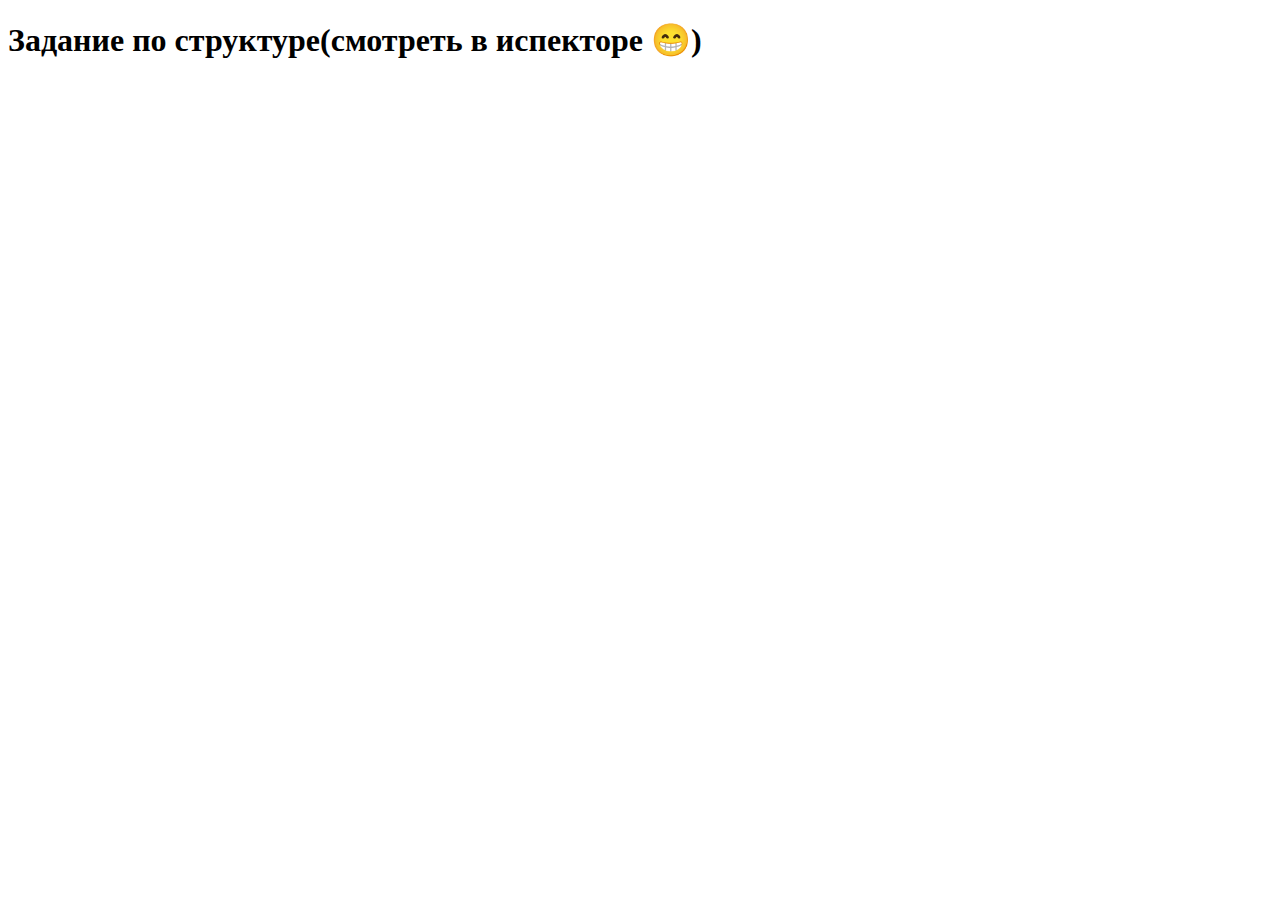
<file: lesson_13/index.html>
<!DOCTYPE html>
<html lang="en">
<head>
    <meta charset="UTF-8">
    <meta name="viewport" content="width=device-width, initial-scale=1.0">
    <title>Lesson 13</title>
</head>
<body>
    <h1>Задание по структуре(смотреть в испекторе 😁)</h1>
    <!-- Aroken.ru -->
     <header>
        <nav></nav>
     </header>
     <main>
        <section></section>
        <section>
            <article></article>
            <article></article>
            <article></article>
            <article></article>
        </section>
        <section>
            <article></article>
            <article></article>
            <article></article>
            <article></article>
        </section>
        <section>
            <article></article>
            <article></article>
            <article></article>
            <article></article>
        </section>
     </main>
     <footer></footer>
     <!-- Litres.ru -->
      <header>
        <nav></nav>
      </header>
      <main>
        <section>
            <article></article>
            <article></article>
            <article></article>
            <article></article>
            <article></article>
        </section>
        <section>
            <article></article>
            <article></article>
            <article></article>
            <article></article>
            <article></article>
        </section>
        <section>
            <article></article>
            <article></article>
            <article></article>
            <article></article>
            <article></article>
        </section>
      </main>
      <footer></footer>
      <!-- mdn.org -->
       <header>
        <nav></nav>
       </header>
       <main>
        <aside>
            <nav></nav>
        </aside>
        <section></section>
        <nav></nav>
       </main>
       <!-- blizzard.com -->
        <header>
            <nav></nav>
        </header>
        <main>
            <section></section>
            <section>
                <article></article>
                <article></article>
                <article></article>
                <article></article>
                <article></article>
            </section>
        </main>
        <footer></footer>
</body>
</html>
</file>
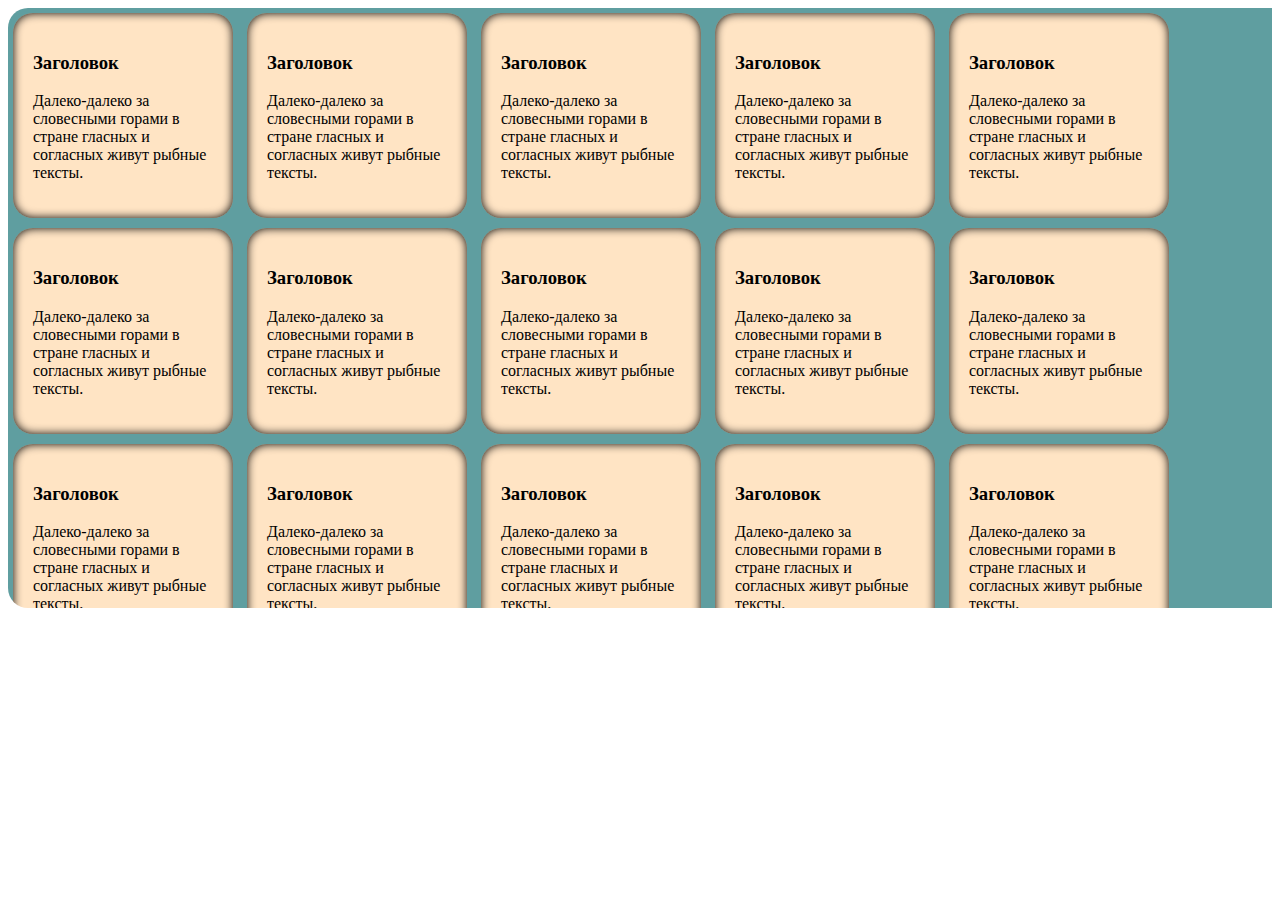
<file: lesson_36/index.html>
<!DOCTYPE html>
<html lang="en">
  <head>
    <meta charset="UTF-8" />
    <meta name="viewport" content="width=device-width, initial-scale=1.0" />
    <title>Document</title>
    <link rel="stylesheet" href="css/style.css" />
  </head>
  <body>
    <div class="wrapper">
      <div class="block">
        <h3>Заголовок</h3>
        <p>
          Далеко-далеко за словесными горами в стране гласных и согласных живут
          рыбные тексты.
        </p>
      </div>
      <div class="block">
        <h3>Заголовок</h3>
        <p>
          Далеко-далеко за словесными горами в стране гласных и согласных живут
          рыбные тексты.
        </p>
      </div>
      <div class="block">
        <h3>Заголовок</h3>
        <p>
          Далеко-далеко за словесными горами в стране гласных и согласных живут
          рыбные тексты.
        </p>
      </div>
      <div class="block">
        <h3>Заголовок</h3>
        <p>
          Далеко-далеко за словесными горами в стране гласных и согласных живут
          рыбные тексты.
        </p>
      </div>
      <div class="block">
        <h3>Заголовок</h3>
        <p>
          Далеко-далеко за словесными горами в стране гласных и согласных живут
          рыбные тексты.
        </p>
      </div>
      <div class="block">
        <h3>Заголовок</h3>
        <p>
          Далеко-далеко за словесными горами в стране гласных и согласных живут
          рыбные тексты.
        </p>
      </div>
      <div class="block">
        <h3>Заголовок</h3>
        <p>
          Далеко-далеко за словесными горами в стране гласных и согласных живут
          рыбные тексты.
        </p>
      </div>
      <div class="block">
        <h3>Заголовок</h3>
        <p>
          Далеко-далеко за словесными горами в стране гласных и согласных живут
          рыбные тексты.
        </p>
      </div>
      <div class="block">
        <h3>Заголовок</h3>
        <p>
          Далеко-далеко за словесными горами в стране гласных и согласных живут
          рыбные тексты.
        </p>
      </div>
      <div class="block">
        <h3>Заголовок</h3>
        <p>
          Далеко-далеко за словесными горами в стране гласных и согласных живут
          рыбные тексты.
        </p>
      </div>
      <div class="block">
        <h3>Заголовок</h3>
        <p>
          Далеко-далеко за словесными горами в стране гласных и согласных живут
          рыбные тексты.
        </p>
      </div>
      <div class="block">
        <h3>Заголовок</h3>
        <p>
          Далеко-далеко за словесными горами в стране гласных и согласных живут
          рыбные тексты.
        </p>
      </div>
      <div class="block">
        <h3>Заголовок</h3>
        <p>
          Далеко-далеко за словесными горами в стране гласных и согласных живут
          рыбные тексты.
        </p>
      </div>
      <div class="block">
        <h3>Заголовок</h3>
        <p>
          Далеко-далеко за словесными горами в стране гласных и согласных живут
          рыбные тексты.
        </p>
      </div>
      <div class="block">
        <h3>Заголовок</h3>
        <p>
          Далеко-далеко за словесными горами в стране гласных и согласных живут
          рыбные тексты.
        </p>
      </div>
      <div class="block">
        <h3>Заголовок</h3>
        <p>
          Далеко-далеко за словесными горами в стране гласных и согласных живут
          рыбные тексты.
        </p>
      </div>
      <div class="block">
        <h3>Заголовок</h3>
        <p>
          Далеко-далеко за словесными горами в стране гласных и согласных живут
          рыбные тексты.
        </p>
      </div>
      <div class="block">
        <h3>Заголовок</h3>
        <p>
          Далеко-далеко за словесными горами в стране гласных и согласных живут
          рыбные тексты.
        </p>
      </div>
      <div class="block">
        <h3>Заголовок</h3>
        <p>
          Далеко-далеко за словесными горами в стране гласных и согласных живут
          рыбные тексты.
        </p>
      </div>
      <div class="block">
        <h3>Заголовок</h3>
        <p>
          Далеко-далеко за словесными горами в стране гласных и согласных живут
          рыбные тексты.
        </p>
      </div>
      <div class="block">
        <h3>Заголовок</h3>
        <p>
          Далеко-далеко за словесными горами в стране гласных и согласных живут
          рыбные тексты.
        </p>
      </div>
    </div>
  </body>
</html>
</file>
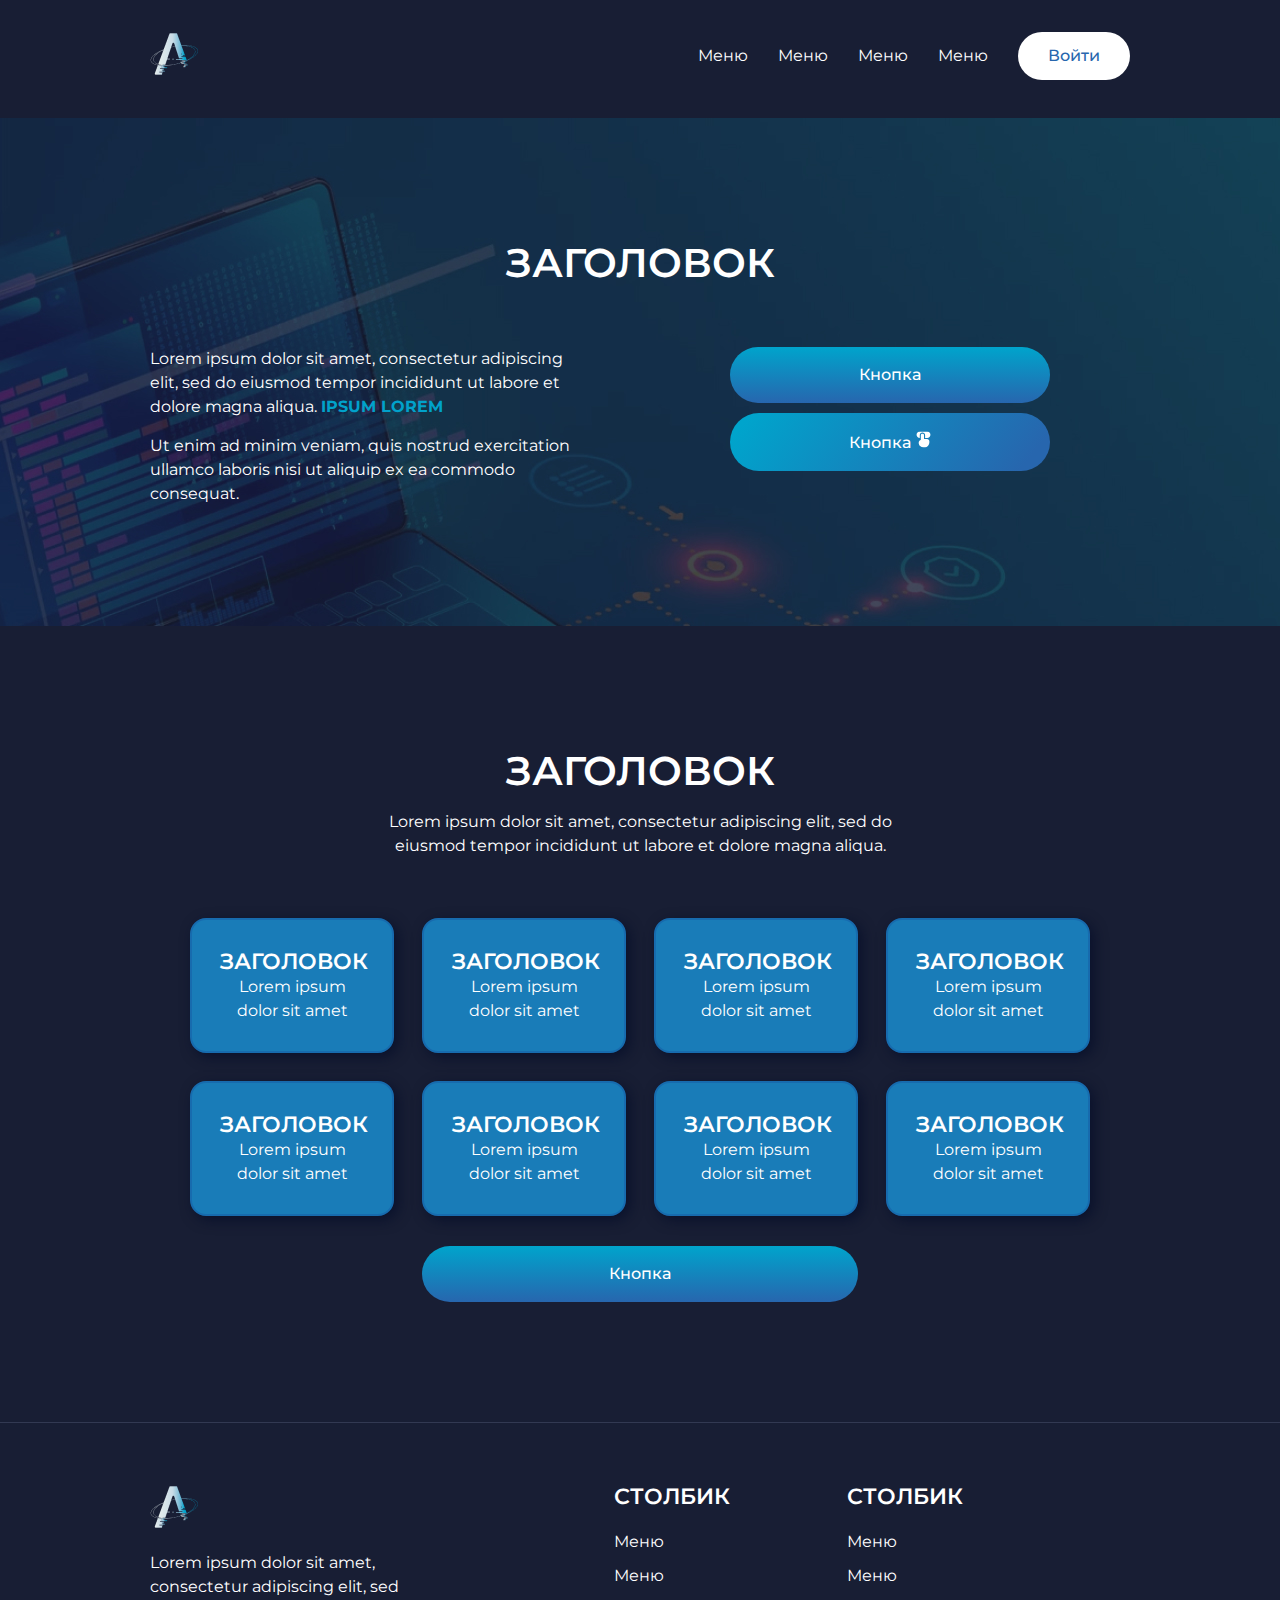
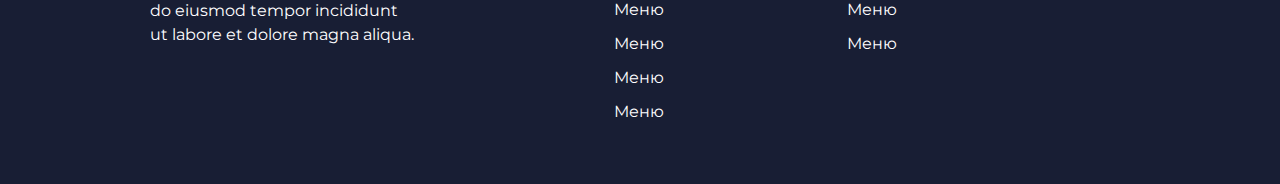
<file: lesson_43/index.html>
<!DOCTYPE html>
<html lang="ru">
  <head>
    <meta charset="UTF-8" />
    <meta name="viewport" content="width=device-width, initial-scale=1.0" />
    <title>Document</title>
    <link rel="preconnect" href="https://fonts.googleapis.com" />
    <link rel="preconnect" href="https://fonts.gstatic.com" crossorigin />
    <link
      href="https://fonts.googleapis.com/css2?family=Montserrat:ital,wght@0,100..900;1,100..900&display=swap"
      rel="stylesheet"
    />
    <link rel="stylesheet" href="css/normalize.css" />
    <link rel="stylesheet" href="css/style.css" />
  </head>
  <body class="body">
    <header class="header">
      <div class="container header__container">
        <div class="header__logo">
          <img src="img/logo.png" alt="Логотип Арокен" />
        </div>
        <nav class="header__nav nav flex">
          <ul class="nav__list list-reset flex">
            <li class="nav__item">
              <a href="#" class="nav__link">Меню</a>
            </li>
            <li class="nav__item">
              <a href="#" class="nav__link">Меню</a>
            </li>
            <li class="nav__item">
              <a href="#" class="nav__link">Меню</a>
            </li>
            <li class="nav__item">
              <a href="#" class="nav__link">Меню</a>
            </li>
          </ul>
          <button class="nav__btn btn-reset btn">Войти</button>
        </nav>
      </div>
    </header>
    <main>
      <section class="hero section">
        <div class="container">
          <h1 class="hero__title section__title">Заголовок</h1>
          <div class="hero__content flex">
            <div class="hero__text text">
              <p class="text__item">
                Lorem ipsum dolor sit amet, consectetur adipiscing elit, sed do
                eiusmod tempor incididunt ut labore et dolore magna aliqua.
                <span class="text__decor">Ipsum lorem</span>
              </p>
              <p class="text__item">
                Ut enim ad minim veniam, quis nostrud exercitation ullamco
                laboris nisi ut aliquip ex ea commodo consequat.
              </p>
            </div>
            <div class="hero__btns flex">
              <button class="hero__btn btn btn-reset">Кнопка</button>
              <button class="hero__btn btn btn-reset">
                Кнопка
                <svg
                  width="17"
                  height="17"
                  viewBox="0 0 17 17"
                  fill="none"
                  xmlns="http://www.w3.org/2000/svg"
                >
                  <g clip-path="url(#clip0_6_128)">
                    <path
                      d="M4.76665 6.9C3.91796 6.9 3.10403 6.56286 2.50391 5.96274C1.90379 5.36263 1.56665 4.54869 1.56665 3.7C1.56665 2.85131 1.90379 2.03737 2.50391 1.43726C3.10403 0.837142 3.91796 0.5 4.76665 0.5L12.2333 0.5C13.082 0.5 13.8959 0.837142 14.4961 1.43726C15.0962 2.03737 15.4333 2.85131 15.4333 3.7C15.4333 4.54869 15.0962 5.36263 14.4961 5.96274C13.8959 6.56286 13.082 6.9 12.2333 6.9H10.1V4.23333C10.1 3.52609 9.81903 2.84781 9.31894 2.34772C8.81884 1.84762 8.14056 1.56667 7.43332 1.56667C6.72607 1.56667 6.0478 1.84762 5.5477 2.34772C5.0476 2.84781 4.76665 3.52609 4.76665 4.23333V6.9Z"
                      fill="white"
                    />
                    <path
                      d="M7.43328 2.63333C7.00894 2.63333 6.60197 2.8019 6.30191 3.10196C6.00186 3.40202 5.83328 3.80899 5.83328 4.23333V9.08667C5.23096 9.20962 4.68961 9.5369 4.30085 10.0131C3.9121 10.4893 3.69983 11.0853 3.69995 11.7C3.69995 12.973 4.20566 14.1939 5.10584 15.0941C6.00601 15.9943 7.22691 16.5 8.49995 16.5H9.03328C10.4478 16.5 11.8043 15.9381 12.8045 14.9379C13.8047 13.9377 14.3666 12.5812 14.3666 11.1667V10.2568C14.3666 9.64942 14.1253 9.06692 13.6959 8.63743C13.2664 8.20795 12.6839 7.96667 12.0765 7.96667H9.03328V4.23333C9.03328 3.80899 8.86471 3.40202 8.56466 3.10196C8.2646 2.8019 7.85763 2.63333 7.43328 2.63333Z"
                      fill="white"
                    />
                  </g>
                  <defs>
                    <clipPath id="clip0_6_128">
                      <rect
                        width="16"
                        height="16"
                        fill="white"
                        transform="translate(0.5 0.5)"
                      />
                    </clipPath>
                  </defs>
                </svg>
              </button>
            </div>
          </div>
        </div>
      </section>
      <section class="second section">
        <div class="container">
          <h2 class="second__title section__title">Заголовок</h2>
          <p class="section__descr">
            Lorem ipsum dolor sit amet, consectetur adipiscing elit, sed do
            eiusmod tempor incididunt ut labore et dolore magna aliqua.
          </p>
          <ul class="second__articles article list-reset flex">
            <li class="article__item">
              <h3 class="article__title">Заголовок</h3>
              <p class="article__descr">Lorem ipsum dolor sit amet</p>
            </li>
            <li class="article__item">
              <h3 class="article__title">Заголовок</h3>
              <p class="article__descr">Lorem ipsum dolor sit amet</p>
            </li>
            <li class="article__item">
              <h3 class="article__title">Заголовок</h3>
              <p class="article__descr">Lorem ipsum dolor sit amet</p>
            </li>
            <li class="article__item">
              <h3 class="article__title">Заголовок</h3>
              <p class="article__descr">Lorem ipsum dolor sit amet</p>
            </li>
            <li class="article__item">
              <h3 class="article__title">Заголовок</h3>
              <p class="article__descr">Lorem ipsum dolor sit amet</p>
            </li>
            <li class="article__item">
              <h3 class="article__title">Заголовок</h3>
              <p class="article__descr">Lorem ipsum dolor sit amet</p>
            </li>
            <li class="article__item">
              <h3 class="article__title">Заголовок</h3>
              <p class="article__descr">Lorem ipsum dolor sit amet</p>
            </li>
            <li class="article__item">
              <h3 class="article__title">Заголовок</h3>
              <p class="article__descr">Lorem ipsum dolor sit amet</p>
            </li>
          </ul>
          <button class="second__btn btn btn-reset">Кнопка</button>
        </div>
      </section>
    </main>
    <footer class="footer">
      <div class="container footer__container">
        <div class="footer__column column">
          <div class="footer__logo">
            <img src="img/logo.png" alt="Логотип Арокен" />
          </div>
          <p class="footer__descr">
            Lorem ipsum dolor sit amet, consectetur adipiscing elit, sed do
            eiusmod tempor incididunt ut labore et dolore magna aliqua.
          </p>
        </div>
        <div class="footer__column column">
          <h4 class="column__title">Столбик</h4>
          <ul class="column__list list-reset list flex">
            <li class="list__item">
              <a href="#" class="column__link">Меню</a>
            </li>
            <li class="list__item">
              <a href="#" class="column__link">Меню</a>
            </li>
            <li class="list__item">
              <a href="#" class="column__link">Меню</a>
            </li>
            <li class="list__item">
              <a href="#" class="column__link">Меню</a>
            </li>
            <li class="list__item">
              <a href="#" class="column__link">Меню</a>
            </li>
            <li class="list__item">
              <a href="#" class="column__link">Меню</a>
            </li>
          </ul>
        </div>
        <div class="footer__column column">
          <h4 class="column__title">Столбик</h4>
          <ul class="column__list list-reset list flex">
            <li class="list__item">
              <a href="#" class="column__link">Меню</a>
            </li>
            <li class="list__item">
              <a href="#" class="column__link">Меню</a>
            </li>
            <li class="list__item">
              <a href="#" class="column__link">Меню</a>
            </li>
            <li class="list__item">
              <a href="#" class="column__link">Меню</a>
            </li>
          </ul>
        </div>
      </div>
    </footer>
  </body>
</html>
</file>
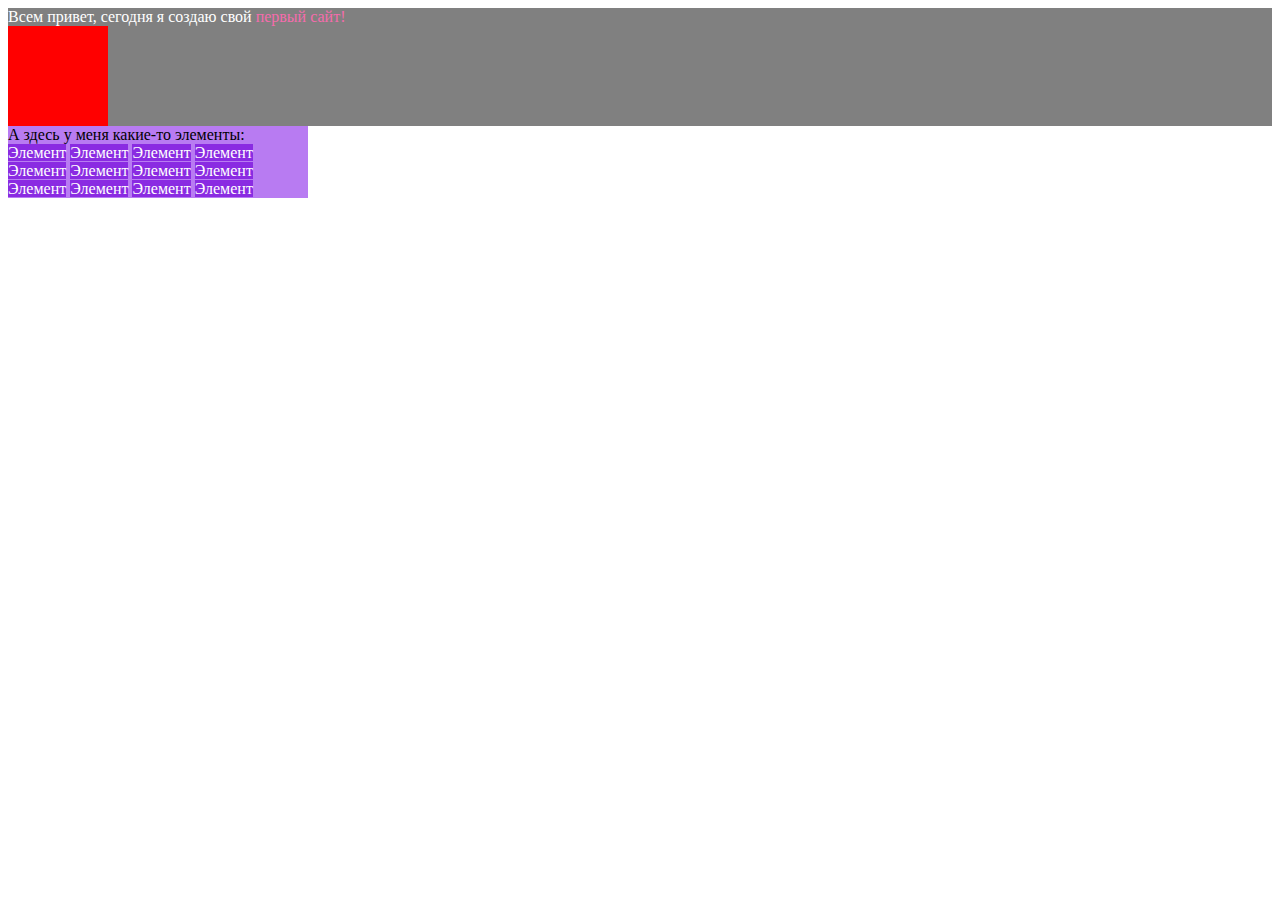
<file: lesson_8/index.html>
<!DOCTYPE html>
<html lang="ru">
<head>
    <meta charset="UTF-8">
    <meta name="viewport" content="width=device-width, initial-scale=1.0">
    <title>Lesson 8</title>
    <style>
        div {
            color: white;
        }
        .gray {
            background-color: gray;
        }
        .rose {
            color: rgb(245, 108, 172);
        }
        .red {
            width: 100px;
            height: 100px;
            background-color: red;
        }
        .purple {
            width: 300px;
            background-color: rgb(184, 123, 242);
            color: black;
        }
        .elem {
            background-color: blueviolet;
        }
    </style>
</head>
<body>
    <div class="gray">
        Всем привет, сегодня я создаю свой <span class="rose">первый сайт!</span>
        <div class="red"></div>
    </div>
    <div class="purple">
        А здесь у меня какие-то элементы:
        <div>
            <span class="elem">Элемент</span>
            <span class="elem">Элемент</span>
            <span class="elem">Элемент</span>
            <span class="elem">Элемент</span>
            <span class="elem">Элемент</span>
            <span class="elem">Элемент</span>
            <span class="elem">Элемент</span>
            <span class="elem">Элемент</span>
            <span class="elem">Элемент</span>
            <span class="elem">Элемент</span>
            <span class="elem">Элемент</span>
            <span class="elem">Элемент</span>
        </div>
    </div>
</body>
</html>
</file>
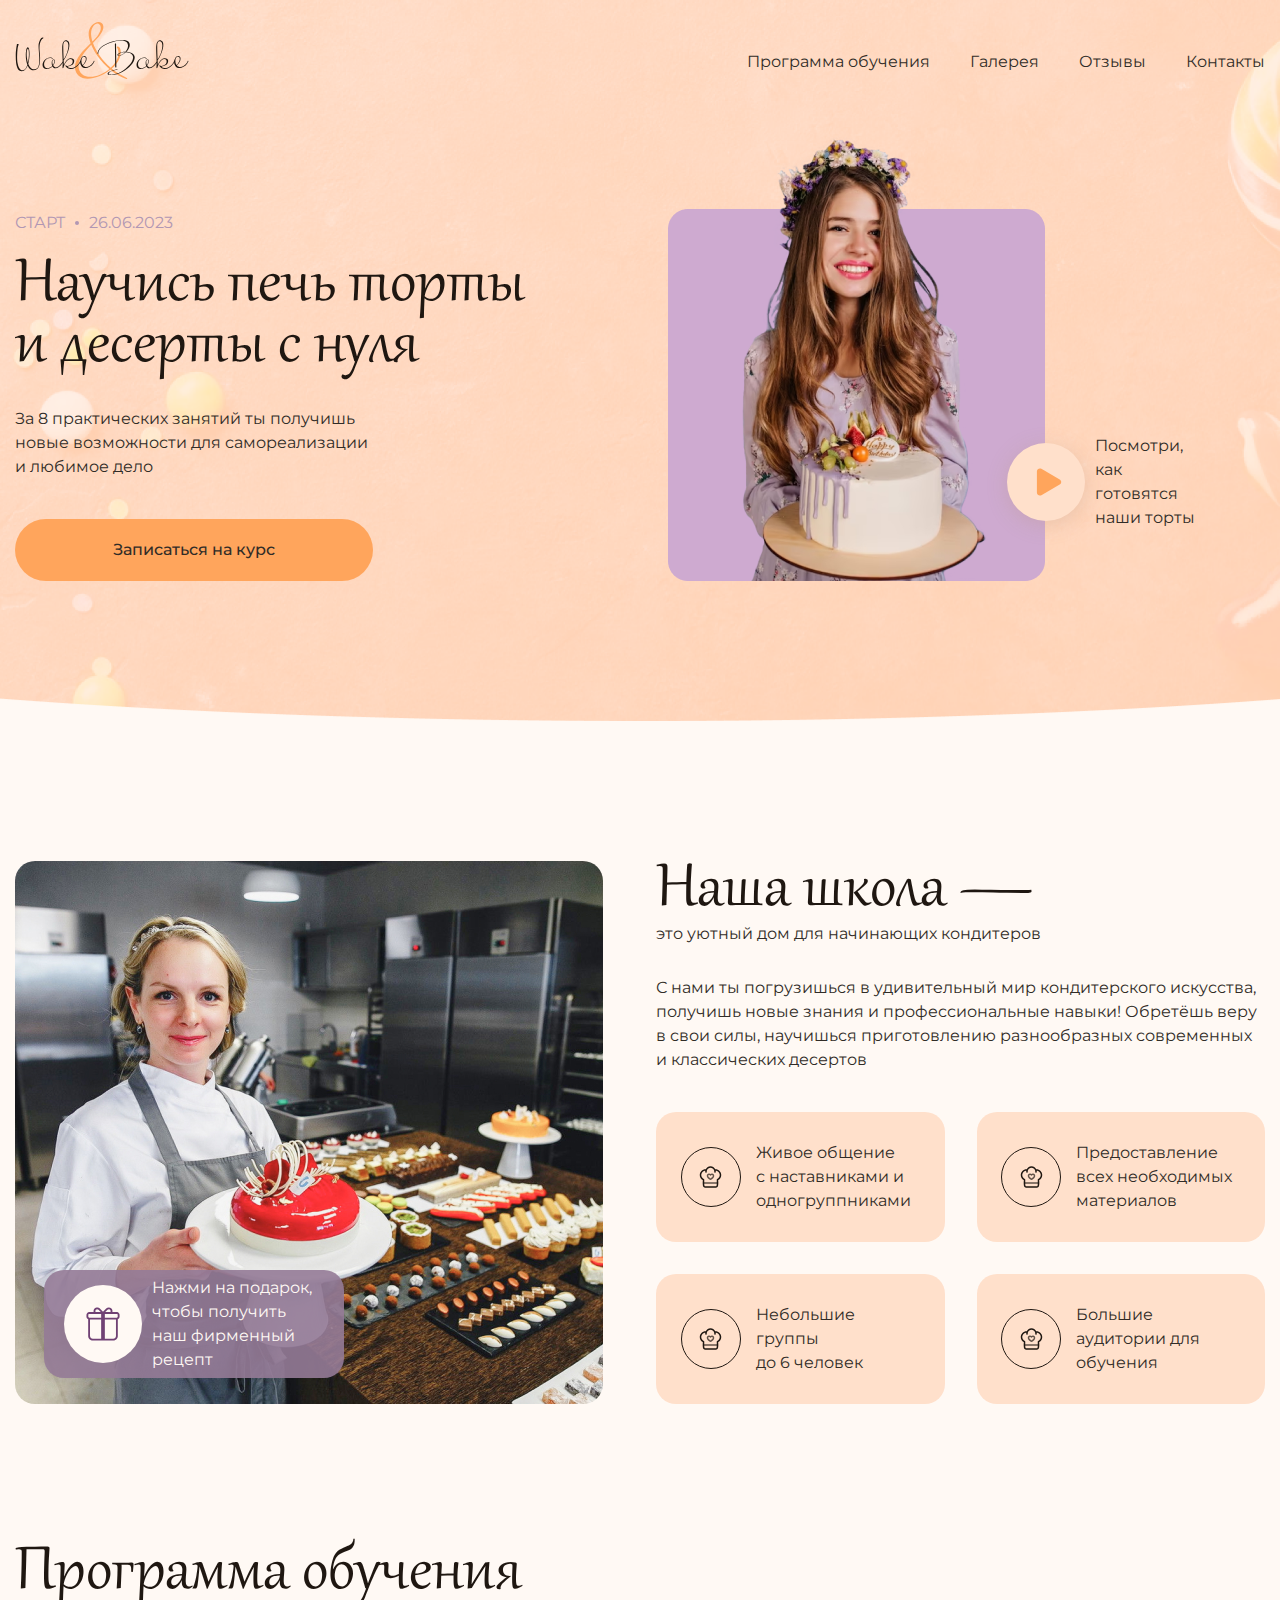
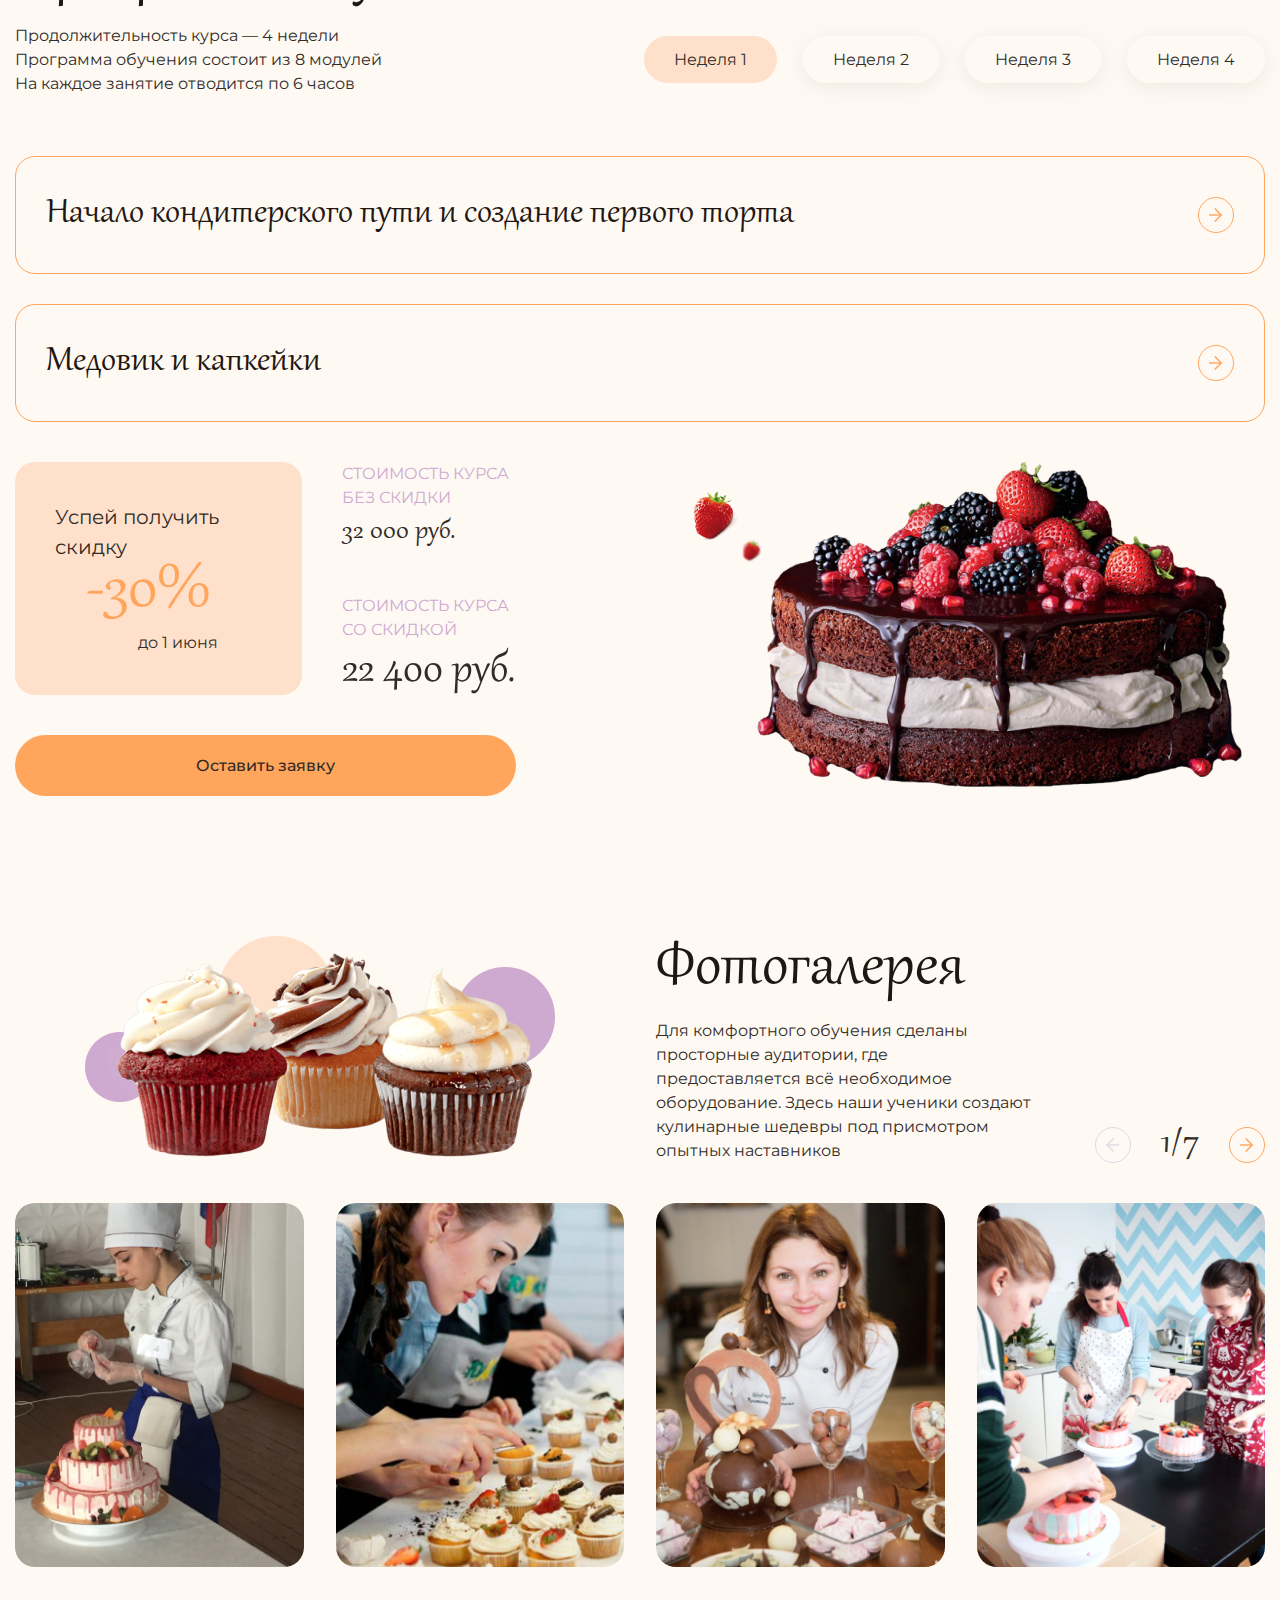
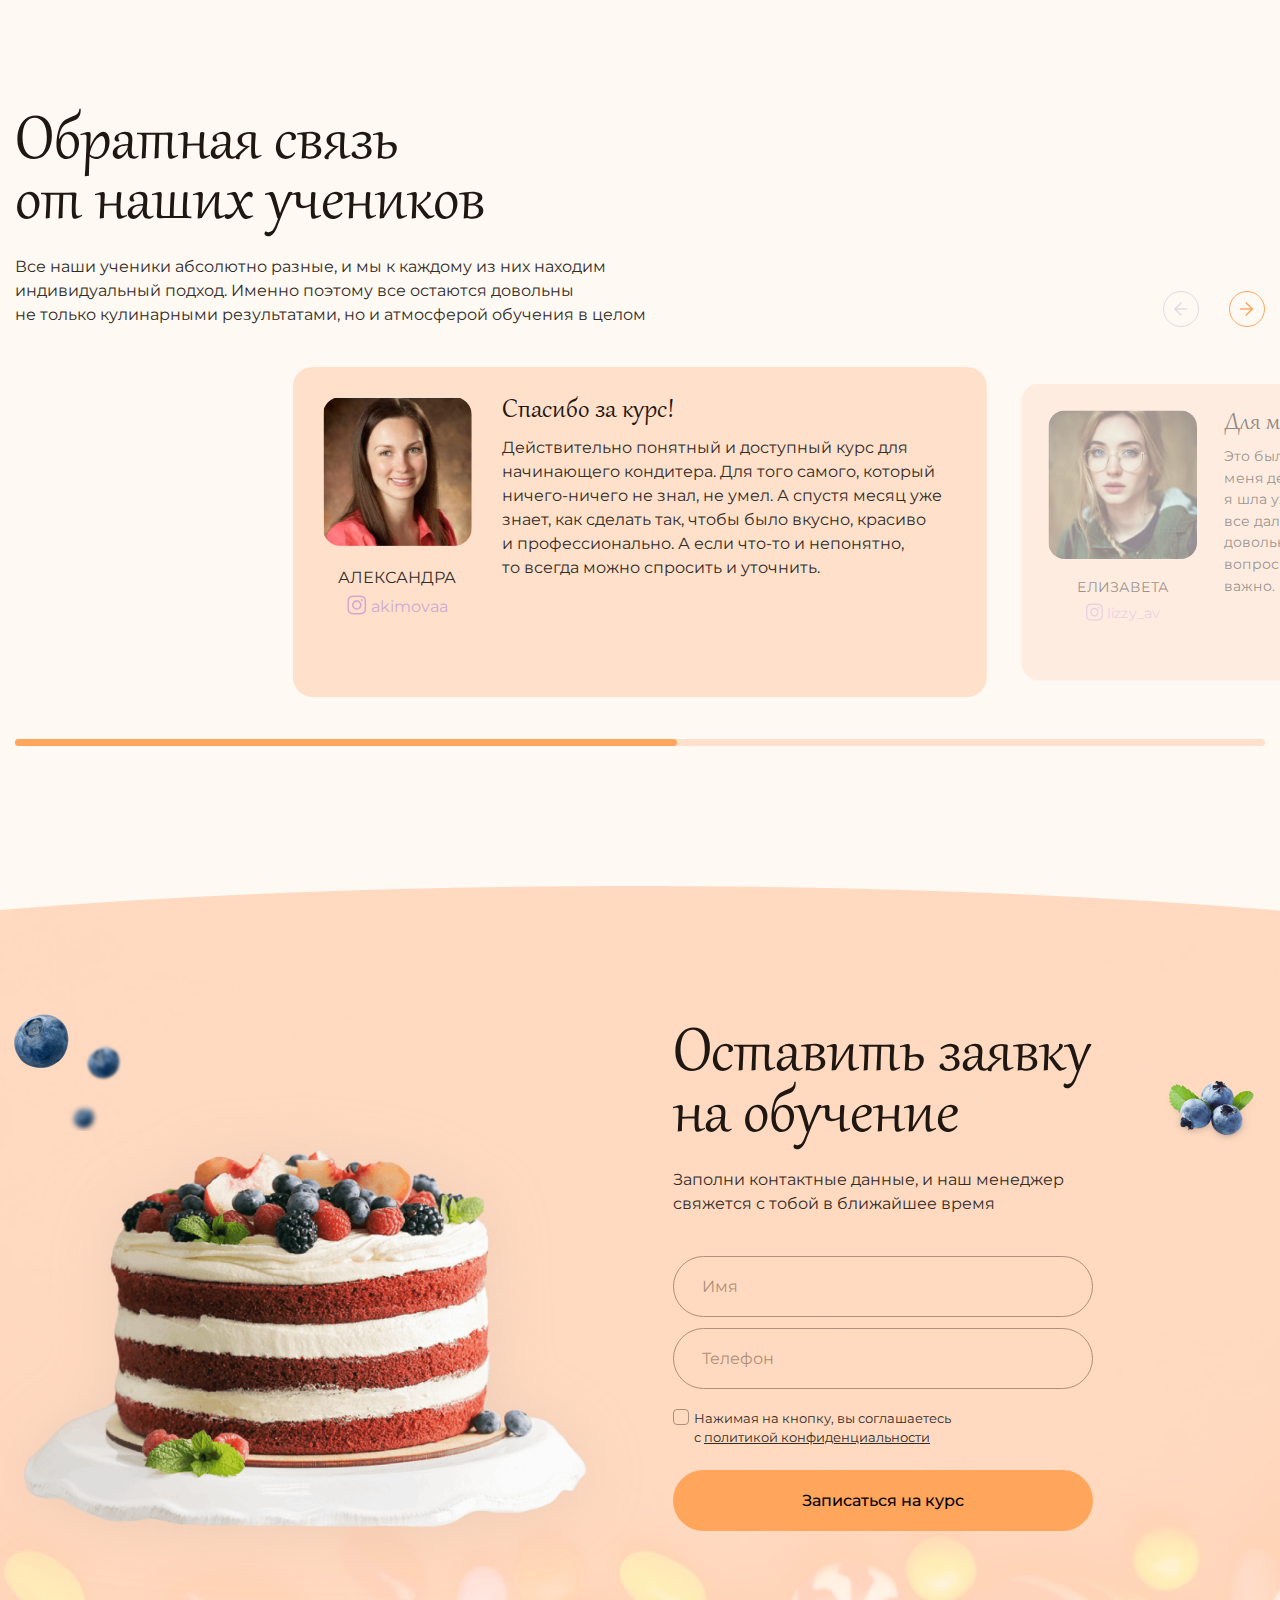
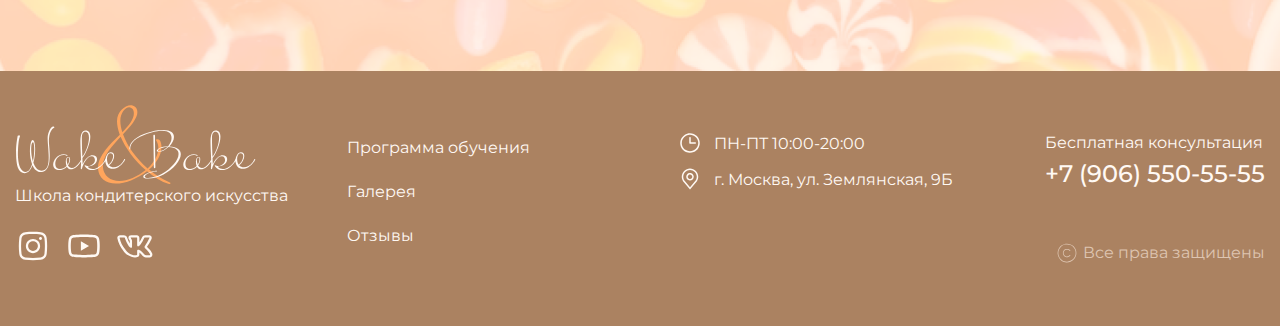
<file: lesson_96/index.html>
<!DOCTYPE html>
<html lang="ru">
  <head>
    <meta charset="UTF-8" />
    <meta name="viewport" content="width=device-width, initial-scale=1.0" />
    <title>Wake&Bake</title>
    <link rel="stylesheet" href="css/swiper-bundle.min.css" />
    <link rel="stylesheet" href="css/style.css" />
    <link rel="stylesheet" href="css/media.css" />
  </head>
  <body class="body">
    <div class="wrapper">
      <header class="header">
        <div class="header__top">
          <div class="container">
            <div class="header__top-inner">
              <a href="#" class="header__link-logo">
                <img
                  src="img/icons/logos/logo-dark.svg"
                  alt="Логотип Wake & Bake"
                  class="header__logo"
                />
              </a>
              <nav class="header__nav">
                <ul class="header__list">
                  <li class="header__item">
                    <a href="#program" class="header__link">
                      Программа обучения
                    </a>
                  </li>
                  <li class="header__item">
                    <a href="#gallery" class="header__link"> Галерея </a>
                  </li>
                  <li class="header__item">
                    <a href="#feedback" class="header__link"> Отзывы </a>
                  </li>
                  <li class="header__item">
                    <a href="#footer" class="header__link"> Контакты </a>
                  </li>
                </ul>
              </nav>
              <a href="#" class="burger-menu">
                <span></span>
              </a>
            </div>
          </div>
        </div>
        <section class="hero">
          <div class="container">
            <div class="hero__inner">
              <div class="hero__content">
                <div class="hero__info">
                  <span>Старт</span>
                  <span>26.06.2023</span>
                </div>
                <h1 class="hero__title section__title">
                  Научись печь торты и&nbsp;десерты с&nbsp;нуля
                </h1>
                <p class="hero__descr section__descr">
                  За&nbsp;8&nbsp;практических занятий ты&nbsp;получишь новые
                  возможности для самореализации и&nbsp;любимое дело
                </p>
                <div class="hero__play hero__play--mobile">
                  <a
                    data-fslightbox="mobile"
                    href="video/bake.webm"
                    class="hero__btn-play"
                  >
                    <svg
                      width="26"
                      height="28"
                      viewBox="0 0 26 28"
                      fill="none"
                      xmlns="http://www.w3.org/2000/svg"
                    >
                      <path
                        d="M23.7002 11.4017C25.7002 12.5564 25.7002 15.4432 23.7002 16.5979L5.4002 27.1634C3.4002 28.3181 0.900195 26.8747 0.900195 24.5653L0.900196 3.43429C0.900196 1.12489 3.4002 -0.318483 5.4002 0.836217L23.7002 11.4017Z"
                        fill="#FFA55C"
                      />
                    </svg>
                  </a>
                  <div class="hero__play-text">
                    Посмотри, как готовятся наши&nbsp;торты
                  </div>
                </div>
                <a href="#application" class="hero__btn btn">
                  Записаться на&nbsp;курс
                </a>
              </div>
              <div class="hero__action">
                <img
                  src="img/content/girl.png"
                  alt="Девушка с тортом"
                  class="hero__img"
                />
                <div class="hero__play">
                  <a
                    data-fslightbox="video"
                    href="video/bake.webm"
                    class="hero__btn-play"
                  >
                    <svg
                      width="26"
                      height="28"
                      viewBox="0 0 26 28"
                      fill="none"
                      xmlns="http://www.w3.org/2000/svg"
                    >
                      <path
                        d="M23.7002 11.4017C25.7002 12.5564 25.7002 15.4432 23.7002 16.5979L5.4002 27.1634C3.4002 28.3181 0.900195 26.8747 0.900195 24.5653L0.900196 3.43429C0.900196 1.12489 3.4002 -0.318483 5.4002 0.836217L23.7002 11.4017Z"
                        fill="#FFA55C"
                      />
                    </svg>
                  </a>
                  <div class="hero__play-text">
                    Посмотри, как готовятся наши&nbsp;торты
                  </div>
                </div>
              </div>
            </div>
          </div>
        </section>
      </header>
      <main class="main">
        <section class="about about-offset">
          <div class="container">
            <div class="about__inner">
              <div class="about__action">
                <img
                  src="img/content/girl-2.jpg"
                  alt="Девушка с тортом"
                  class="about__img"
                />
                <div class="about__play">
                  <a href="#" class="about__btn-play">
                    <svg
                      width="34"
                      height="34"
                      viewBox="0 0 34 34"
                      fill="none"
                      xmlns="http://www.w3.org/2000/svg"
                    >
                      <path
                        d="M30.7734 5.08386H26.3645C26.5345 4.46033 26.5366 3.80295 26.3707 3.17832C26.2048 2.5537 25.8767 1.98403 25.4197 1.52706C24.7196 0.841179 23.7785 0.457032 22.7984 0.457032C21.8183 0.457032 20.8772 0.841179 20.1771 1.52706L17.0001 4.7115L13.8323 1.52706C13.4882 1.18258 13.0796 0.909302 12.6298 0.722851C12.18 0.536399 11.6979 0.44043 11.211 0.44043C10.7241 0.44043 10.242 0.536399 9.79223 0.722851C9.34245 0.909302 8.93383 1.18258 8.58974 1.52706C8.13272 1.98403 7.80463 2.5537 7.63872 3.17832C7.4728 3.80295 7.47495 4.46033 7.64496 5.08386H3.22675C2.48978 5.08386 1.78299 5.37662 1.26188 5.89773C0.740758 6.41885 0.447998 7.12564 0.447998 7.86261V9.71511C0.448275 10.2655 0.613423 10.8032 0.922148 11.2589C1.23087 11.7145 1.66902 12.0672 2.18009 12.2716V28.9255C2.18351 30.1528 2.67254 31.3288 3.54033 32.1965C4.40811 33.0643 5.5841 33.5534 6.81134 33.5568H27.1888C28.4171 33.5568 29.5951 33.0688 30.4636 32.2003C31.3321 31.3318 31.8201 30.1538 31.8201 28.9255V12.2901C32.3326 12.0814 32.7717 11.7254 33.0817 11.267C33.3917 10.8086 33.5586 10.2685 33.5614 9.71511V7.86261C33.5614 7.49691 33.4893 7.13482 33.349 6.79708C33.2088 6.45934 33.0033 6.1526 32.7443 5.89445C32.4853 5.6363 32.1779 5.43181 31.8396 5.29271C31.5014 5.15361 31.1391 5.08264 30.7734 5.08386ZM9.89575 2.84048C10.2428 2.49545 10.7124 2.30179 11.2018 2.30179C11.6912 2.30179 12.1607 2.49545 12.5078 2.84048L14.7493 5.08386H9.61787C9.40663 4.73271 9.31921 4.32088 9.36958 3.9142C9.41996 3.50752 9.60522 3.12947 9.89575 2.84048ZM15.1476 31.7043H6.81134C6.07437 31.7043 5.36758 31.4115 4.84646 30.8904C4.32535 30.3693 4.03259 29.6625 4.03259 28.9255V12.4939H15.1476V31.7043ZM15.1476 10.6414H3.22675C2.98109 10.6414 2.7455 10.5438 2.57179 10.3701C2.39808 10.1964 2.3005 9.96076 2.3005 9.71511V7.86261C2.3005 7.61695 2.39808 7.38135 2.57179 7.20765C2.7455 7.03394 2.98109 6.93636 3.22675 6.93636H15.1476V10.6414ZM21.5017 2.84048C21.8203 2.52371 22.2432 2.33354 22.6916 2.30538C23.14 2.27721 23.5834 2.41298 23.9392 2.68739C24.2949 2.9618 24.5388 3.35616 24.6255 3.79703C24.7121 4.2379 24.6356 4.69523 24.4101 5.08386H19.2601L21.5017 2.84048ZM29.9676 28.9255C29.9676 29.6625 29.6748 30.3693 29.1537 30.8904C28.6326 31.4115 27.9258 31.7043 27.1888 31.7043H18.8526V12.4939H29.9676V28.9255ZM31.7089 9.71511C31.7089 9.96076 31.6113 10.1964 31.4376 10.3701C31.2639 10.5438 31.0283 10.6414 30.7827 10.6414H18.8526V6.93636H30.7827C31.0283 6.93636 31.2639 7.03394 31.4376 7.20765C31.6113 7.38135 31.7089 7.61695 31.7089 7.86261V9.71511Z"
                        fill="#704174"
                      />
                    </svg>
                  </a>
                  <div class="about__play-text">
                    Нажми на&nbsp;подарок, чтобы получить наш фирменный рецепт
                  </div>
                </div>
              </div>
              <div class="about__content">
                <div class="about__heading">
                  <h2 class="section__title about__title">Наша школа —</h2>
                  <p class="about__heading-text">
                    это уютный дом для начинающих кондитеров
                  </p>
                </div>
                <p class="about__descr">
                  С&nbsp;нами ты&nbsp;погрузишься в&nbsp;удивительный мир
                  кондитерского искусства, получишь новые знания
                  и&nbsp;профессиональные навыки! Обретёшь веру в&nbsp;свои
                  силы, научишься приготовлению разнообразных современных
                  и&nbsp;классических десертов
                </p>
              </div>
              <ul class="about__grid">
                <li class="about__grid-item">
                  <div class="about__grid-img">
                    <img src="img/icons/hat-2.svg" alt="" />
                  </div>
                  <p class="about__grid-text">
                    Живое общение с&nbsp;наставниками и одногруппниками
                  </p>
                </li>
                <li class="about__grid-item">
                  <div class="about__grid-img">
                    <img src="img/icons/hat-2.svg" alt="" />
                  </div>
                  <p class="about__grid-text">
                    Предоставление всех необходимых материалов
                  </p>
                </li>
                <li class="about__grid-item">
                  <div class="about__grid-img">
                    <img src="img/icons/hat-2.svg" alt="" />
                  </div>
                  <p class="about__grid-text">
                    Небольшие группы до&nbsp;6&nbsp;человек
                  </p>
                </li>
                <li class="about__grid-item">
                  <div class="about__grid-img">
                    <img src="img/icons/hat-2.svg" alt="" />
                  </div>
                  <p class="about__grid-text">Большие аудитории для обучения</p>
                </li>
              </ul>
            </div>
          </div>
        </section>
        <section id="program" class="program program-offset">
          <div class="container">
            <h2 class="program__title section__title">Программа обучения</h2>
            <div class="program__top">
              <p class="program__descr">
                Продолжительность курса&nbsp;&mdash; 4&nbsp;недели
                <br />
                Программа обучения состоит из&nbsp;8&nbsp;модулей
                <br />
                На&nbsp;каждое занятие отводится по&nbsp;6&nbsp;часов
              </p>
              <ul class="tab__controls">
                <li class="tab__controls-item">
                  <a
                    href="#tab1"
                    class="tab__controls-link tab__controls-link--active"
                  >
                    Неделя 1
                  </a>
                </li>
                <li class="tab__controls-item">
                  <a href="#tab2" class="tab__controls-link">Неделя 2</a>
                </li>
                <li class="tab__controls-item">
                  <a href="#tab3" class="tab__controls-link">Неделя 3</a>
                </li>
                <li class="tab__controls-item">
                  <a href="#tab4" class="tab__controls-link">Неделя 4</a>
                </li>
              </ul>
            </div>
            <div
              class="program__tab-content tab__content tab__content--show"
              id="tab1"
            >
              <ul class="accordion-list">
                <li class="accordion-list__item">
                  <a class="accordion-list__control" href="#">
                    <h3 class="accordion-list__control-title">
                      Начало кондитерского пути и&nbsp;создание первого торта
                    </h3>
                    <div class="accordion-list__control-icon">
                      <svg
                        width="14"
                        height="14"
                        viewBox="0 0 14 14"
                        xmlns="http://www.w3.org/2000/svg"
                      >
                        <path
                          d="M5.25653 12.96L11.2325 6.984L5.25654 1.008L6.26454 -3.0528e-07L13.2485 6.984L6.26454 13.968L5.25653 12.96Z"
                        />
                        <path
                          d="M12.2402 6.26465L12.2402 7.70465L0.000234839 7.70465L0.000234902 6.26465L12.2402 6.26465Z"
                        />
                      </svg>
                    </div>
                  </a>
                  <div class="accordion-list__content">
                    <div class="accordion__content">
                      <div class="accordion__content-col">
                        <h6 class="accordion__content-title">Теория:</h6>
                        <ul class="accordion__content-list">
                          <li class="accordion__content-item">
                            <div class="accordion__content-icon">
                              <img src="img/icons/hat-1.svg" alt="" />
                            </div>
                            Организация рабочего места
                          </li>
                          <li class="accordion__content-item">
                            <div class="accordion__content-icon">
                              <img src="img/icons/hat-1.svg" alt="" />
                            </div>
                            Подготовка необходимого инвентаря
                          </li>
                          <li class="accordion__content-item">
                            <div class="accordion__content-icon">
                              <img src="img/icons/hat-1.svg" alt="" />
                            </div>
                            Выбор необходимых продуктов
                          </li>
                          <li class="accordion__content-item">
                            <div class="accordion__content-icon">
                              <img src="img/icons/hat-1.svg" alt="" />
                            </div>
                            Советы по закупке необходимых продуктов и инвентаря
                          </li>
                          <li class="accordion__content-item">
                            <div class="accordion__content-icon">
                              <img src="img/icons/hat-1.svg" alt="" />
                            </div>
                            Обзор хранения и заготовки сырья
                          </li>
                        </ul>
                      </div>
                      <div class="accordion__content-col">
                        <h6 class="accordion__content-title">практика:</h6>
                        <p class="accordion__content-text">
                          Испечёшь морковный торт с&nbsp;солёной карамелью
                        </p>
                      </div>
                    </div>
                  </div>
                </li>
                <li class="accordion-list__item">
                  <a class="accordion-list__control" href="#">
                    <h3 class="accordion-list__control-title">
                      Медовик и капкейки
                    </h3>
                    <div class="accordion-list__control-icon">
                      <svg
                        width="14"
                        height="14"
                        viewBox="0 0 14 14"
                        xmlns="http://www.w3.org/2000/svg"
                      >
                        <path
                          d="M5.25653 12.96L11.2325 6.984L5.25654 1.008L6.26454 -3.0528e-07L13.2485 6.984L6.26454 13.968L5.25653 12.96Z"
                        />
                        <path
                          d="M12.2402 6.26465L12.2402 7.70465L0.000234839 7.70465L0.000234902 6.26465L12.2402 6.26465Z"
                        />
                      </svg>
                    </div>
                  </a>
                  <div class="accordion-list__content">
                    <div class="accordion__content">
                      <div class="accordion__content-col">
                        <h6 class="accordion__content-title">Теория:</h6>
                        <ul class="accordion__content-list">
                          <li class="accordion__content-item">
                            <div class="accordion__content-icon">
                              <img src="img/icons/hat-1.svg" alt="" />
                            </div>
                            Приготовление и украшение капкейков
                          </li>
                          <li class="accordion__content-item">
                            <div class="accordion__content-icon">
                              <img src="img/icons/hat-1.svg" alt="" />
                            </div>
                            Изготовление крема и конфи
                          </li>
                          <li class="accordion__content-item">
                            <div class="accordion__content-icon">
                              <img src="img/icons/hat-1.svg" alt="" />
                            </div>
                            Приготовление медовых коржей для торта
                          </li>
                          <li class="accordion__content-item">
                            <div class="accordion__content-icon">
                              <img src="img/icons/hat-1.svg" alt="" />
                            </div>
                            Пропитка коржей и сборка торта
                          </li>
                        </ul>
                      </div>
                      <div class="accordion__content-col">
                        <h6 class="accordion__content-title">практика:</h6>
                        <p class="accordion__content-text">
                          Испечёшь капкейки, приготовишь крем и&nbsp;конфи,
                          а&nbsp;также сделаешь своё первое
                          пирожное&nbsp;&mdash; медовик
                        </p>
                      </div>
                    </div>
                  </div>
                </li>
              </ul>
            </div>
            <div class="program__tab-content tab__content" id="tab2">
              <ul class="accordion-list">
                <li class="accordion-list__item">
                  <a class="accordion-list__control" href="#">
                    <h3 class="accordion-list__control-title">
                      Песочное тесто и чизкейк
                    </h3>
                    <div class="accordion-list__control-icon">
                      <svg
                        width="14"
                        height="14"
                        viewBox="0 0 14 14"
                        xmlns="http://www.w3.org/2000/svg"
                      >
                        <path
                          d="M5.25653 12.96L11.2325 6.984L5.25654 1.008L6.26454 -3.0528e-07L13.2485 6.984L6.26454 13.968L5.25653 12.96Z"
                        />
                        <path
                          d="M12.2402 6.26465L12.2402 7.70465L0.000234839 7.70465L0.000234902 6.26465L12.2402 6.26465Z"
                        />
                      </svg>
                    </div>
                  </a>
                  <div class="accordion-list__content">
                    <div class="accordion__content">
                      <div class="accordion__content-col">
                        <h6 class="accordion__content-title">Теория:</h6>
                        <ul class="accordion__content-list">
                          <li class="accordion__content-item">
                            <div class="accordion__content-icon">
                              <img src="img/icons/hat-1.svg" alt="" />
                            </div>
                            Приготовление песочного теста
                          </li>
                          <li class="accordion__content-item">
                            <div class="accordion__content-icon">
                              <img src="img/icons/hat-1.svg" alt="" />
                            </div>
                            Тонкости в приготовлении меренги
                          </li>
                          <li class="accordion__content-item">
                            <div class="accordion__content-icon">
                              <img src="img/icons/hat-1.svg" alt="" />
                            </div>
                            Изготовление заварного крема
                          </li>
                          <li class="accordion__content-item">
                            <div class="accordion__content-icon">
                              <img src="img/icons/hat-1.svg" alt="" />
                            </div>
                            Выпечка тарталеток
                          </li>
                          <li class="accordion__content-item">
                            <div class="accordion__content-icon">
                              <img src="img/icons/hat-1.svg" alt="" />
                            </div>
                            Приготовление нежного чизкейка
                          </li>
                        </ul>
                      </div>
                      <div class="accordion__content-col">
                        <h6 class="accordion__content-title">практика:</h6>
                        <p class="accordion__content-text">
                          Приготовишь меренги, сделаешь заварной крем для
                          тарталеток и&nbsp;испечёшь свой первый чизкейк
                        </p>
                      </div>
                    </div>
                  </div>
                </li>
                <li class="accordion-list__item">
                  <a class="accordion-list__control" href="#">
                    <h3 class="accordion-list__control-title">Бисквиты</h3>
                    <div class="accordion-list__control-icon">
                      <svg
                        width="14"
                        height="14"
                        viewBox="0 0 14 14"
                        xmlns="http://www.w3.org/2000/svg"
                      >
                        <path
                          d="M5.25653 12.96L11.2325 6.984L5.25654 1.008L6.26454 -3.0528e-07L13.2485 6.984L6.26454 13.968L5.25653 12.96Z"
                        />
                        <path
                          d="M12.2402 6.26465L12.2402 7.70465L0.000234839 7.70465L0.000234902 6.26465L12.2402 6.26465Z"
                        />
                      </svg>
                    </div>
                  </a>
                  <div class="accordion-list__content">
                    <div class="accordion__content">
                      <div class="accordion__content-col">
                        <h6 class="accordion__content-title">Теория:</h6>
                        <ul class="accordion__content-list">
                          <li class="accordion__content-item">
                            <div class="accordion__content-icon">
                              <img src="img/icons/hat-1.svg" alt="" />
                            </div>
                            Тонкости выпечки бисквитов
                          </li>
                          <li class="accordion__content-item">
                            <div class="accordion__content-icon">
                              <img src="img/icons/hat-1.svg" alt="" />
                            </div>
                            Приготовление ванильного бисквита
                          </li>
                          <li class="accordion__content-item">
                            <div class="accordion__content-icon">
                              <img src="img/icons/hat-1.svg" alt="" />
                            </div>
                            Приготовление фисташкового бисквита
                          </li>
                          <li class="accordion__content-item">
                            <div class="accordion__content-icon">
                              <img src="img/icons/hat-1.svg" alt="" />
                            </div>
                            Приготовление шоколадного бисквита
                          </li>
                        </ul>
                      </div>
                      <div class="accordion__content-col">
                        <h6 class="accordion__content-title">практика:</h6>
                        <p class="accordion__content-text">
                          Отработаешь выпечку трёх бисквитов для будущих тортов
                        </p>
                      </div>
                    </div>
                  </div>
                </li>
              </ul>
            </div>
            <div class="program__tab-content tab__content" id="tab3">
              <ul class="accordion-list">
                <li class="accordion-list__item">
                  <a class="accordion-list__control" href="#">
                    <h3 class="accordion-list__control-title">
                      Дрожжевое тесто
                    </h3>
                    <div class="accordion-list__control-icon">
                      <svg
                        width="14"
                        height="14"
                        viewBox="0 0 14 14"
                        xmlns="http://www.w3.org/2000/svg"
                      >
                        <path
                          d="M5.25653 12.96L11.2325 6.984L5.25654 1.008L6.26454 -3.0528e-07L13.2485 6.984L6.26454 13.968L5.25653 12.96Z"
                        />
                        <path
                          d="M12.2402 6.26465L12.2402 7.70465L0.000234839 7.70465L0.000234902 6.26465L12.2402 6.26465Z"
                        />
                      </svg>
                    </div>
                  </a>
                  <div class="accordion-list__content">
                    <div class="accordion__content">
                      <div class="accordion__content-col">
                        <h6 class="accordion__content-title">Теория:</h6>
                        <ul class="accordion__content-list">
                          <li class="accordion__content-item">
                            <div class="accordion__content-icon">
                              <img src="img/icons/hat-1.svg" alt="" />
                            </div>
                            Технология приготовления дрожжевого теста: тонкости
                            и советы
                          </li>
                          <li class="accordion__content-item">
                            <div class="accordion__content-icon">
                              <img src="img/icons/hat-1.svg" alt="" />
                            </div>
                            Приготовление песочного теста
                          </li>
                          <li class="accordion__content-item">
                            <div class="accordion__content-icon">
                              <img src="img/icons/hat-1.svg" alt="" />
                            </div>
                            Рецептурные нюансы
                          </li>
                        </ul>
                      </div>
                      <div class="accordion__content-col">
                        <h6 class="accordion__content-title">практика:</h6>
                        <p class="accordion__content-text">
                          Приготовишь заготовку для торта
                        </p>
                      </div>
                    </div>
                  </div>
                </li>
                <li class="accordion-list__item">
                  <a class="accordion-list__control" href="#">
                    <h3 class="accordion-list__control-title">
                      Работа с кремами
                    </h3>
                    <div class="accordion-list__control-icon">
                      <svg
                        width="14"
                        height="14"
                        viewBox="0 0 14 14"
                        xmlns="http://www.w3.org/2000/svg"
                      >
                        <path
                          d="M5.25653 12.96L11.2325 6.984L5.25654 1.008L6.26454 -3.0528e-07L13.2485 6.984L6.26454 13.968L5.25653 12.96Z"
                        />
                        <path
                          d="M12.2402 6.26465L12.2402 7.70465L0.000234839 7.70465L0.000234902 6.26465L12.2402 6.26465Z"
                        />
                      </svg>
                    </div>
                  </a>
                  <div class="accordion-list__content">
                    <div class="accordion__content">
                      <div class="accordion__content-col">
                        <h6 class="accordion__content-title">Теория:</h6>
                        <ul class="accordion__content-list">
                          <li class="accordion__content-item">
                            <div class="accordion__content-icon">
                              <img src="img/icons/hat-1.svg" alt="" />
                            </div>
                            Приготовление кремов: ганаши, кремю
                          </li>
                          <li class="accordion__content-item">
                            <div class="accordion__content-icon">
                              <img src="img/icons/hat-1.svg" alt="" />
                            </div>
                            Создание заварного теста
                          </li>
                          <li class="accordion__content-item">
                            <div class="accordion__content-icon">
                              <img src="img/icons/hat-1.svg" alt="" />
                            </div>
                            Приготовление профитролей и&nbsp;нескольких видов
                            кремов
                          </li>
                        </ul>
                      </div>
                      <div class="accordion__content-col">
                        <h6 class="accordion__content-title">практика:</h6>
                        <p class="accordion__content-text">
                          Приготовишь профитроли и&nbsp;несколько видов кремов
                        </p>
                      </div>
                    </div>
                  </div>
                </li>
              </ul>
            </div>
            <div class="program__tab-content tab__content" id="tab4">
              <ul class="accordion-list">
                <li class="accordion-list__item">
                  <a class="accordion-list__control" href="#">
                    <h3 class="accordion-list__control-title">
                      Mille-feuille, или Наполеон
                    </h3>
                    <div class="accordion-list__control-icon">
                      <svg
                        width="14"
                        height="14"
                        viewBox="0 0 14 14"
                        xmlns="http://www.w3.org/2000/svg"
                      >
                        <path
                          d="M5.25653 12.96L11.2325 6.984L5.25654 1.008L6.26454 -3.0528e-07L13.2485 6.984L6.26454 13.968L5.25653 12.96Z"
                        />
                        <path
                          d="M12.2402 6.26465L12.2402 7.70465L0.000234839 7.70465L0.000234902 6.26465L12.2402 6.26465Z"
                        />
                      </svg>
                    </div>
                  </a>
                  <div class="accordion-list__content">
                    <div class="accordion__content">
                      <div class="accordion__content-col">
                        <h6 class="accordion__content-title">Теория:</h6>
                        <ul class="accordion__content-list">
                          <li class="accordion__content-item">
                            <div class="accordion__content-icon">
                              <img src="img/icons/hat-1.svg" alt="" />
                            </div>
                            Приготовление слоёного теста
                          </li>
                          <li class="accordion__content-item">
                            <div class="accordion__content-icon">
                              <img src="img/icons/hat-1.svg" alt="" />
                            </div>
                            Рецептура и&nbsp;создание крема дипломат
                          </li>
                          <li class="accordion__content-item">
                            <div class="accordion__content-icon">
                              <img src="img/icons/hat-1.svg" alt="" />
                            </div>
                            Приготовление французского морковного десерта
                          </li>
                        </ul>
                      </div>
                      <div class="accordion__content-col">
                        <h6 class="accordion__content-title">практика:</h6>
                        <p class="accordion__content-text">
                          Испечёте торт &laquo;Наполеон&raquo;
                          и&nbsp;приготовите необычный морковный десерт
                        </p>
                      </div>
                    </div>
                  </div>
                </li>
                <li class="accordion-list__item">
                  <a class="accordion-list__control" href="#">
                    <h3 class="accordion-list__control-title">
                      Завершение курса
                    </h3>
                    <div class="accordion-list__control-icon">
                      <svg
                        width="14"
                        height="14"
                        viewBox="0 0 14 14"
                        xmlns="http://www.w3.org/2000/svg"
                      >
                        <path
                          d="M5.25653 12.96L11.2325 6.984L5.25654 1.008L6.26454 -3.0528e-07L13.2485 6.984L6.26454 13.968L5.25653 12.96Z"
                        />
                        <path
                          d="M12.2402 6.26465L12.2402 7.70465L0.000234839 7.70465L0.000234902 6.26465L12.2402 6.26465Z"
                        />
                      </svg>
                    </div>
                  </a>
                  <div class="accordion-list__content">
                    <div class="accordion__content">
                      <div class="accordion__content-col">
                        <h6 class="accordion__content-title">Теория:</h6>
                        <ul class="accordion__content-list">
                          <li class="accordion__content-item">
                            <div class="accordion__content-icon">
                              <img src="img/icons/hat-1.svg" alt="" />
                            </div>
                            Работа кондитера на заказ
                          </li>
                          <li class="accordion__content-item">
                            <div class="accordion__content-icon">
                              <img src="img/icons/hat-1.svg" alt="" />
                            </div>
                            Применение знаний о&nbsp;технологии выпечки
                            к&nbsp;другим рецептам
                          </li>
                          <li class="accordion__content-item">
                            <div class="accordion__content-icon">
                              <img src="img/icons/hat-1.svg" alt="" />
                            </div>
                            Разработка собственных рецептов
                          </li>
                        </ul>
                      </div>
                      <div class="accordion__content-col">
                        <h6 class="accordion__content-title">практика:</h6>
                        <p class="accordion__content-text">
                          Самостоятельно, без наставника испечёте торт
                          на&nbsp;ваш выбор
                        </p>
                      </div>
                    </div>
                  </div>
                </li>
              </ul>
            </div>
            <div class="program__bottom">
              <div class="program__action">
                <div class="program__discount">
                  <p class="program__dicsount-text">Успей получить скидку</p>
                  <div class="program__discount-value">-30%</div>
                  <span>до 1 июня</span>
                </div>
                <div class="program__price">
                  <p class="program__price-text">Стоимость курса без скидки</p>
                  <div class="program__price-value">32 000 руб.</div>
                </div>
                <div class="program__price">
                  <p class="program__price-text">Стоимость курса со скидкой</p>
                  <div
                    class="program__price-value program__price-value--without-discount"
                  >
                    22 400 руб.
                  </div>
                </div>
                <a href="#application" class="btn program__btn">
                  Оставить заявку
                </a>
              </div>
              <div class="program__img">
                <img src="img/decor/cake.png" alt="" />
              </div>
            </div>
          </div>
        </section>
        <section id="gallery" class="gallery gallery-offset">
          <div class="container">
            <div class="gallery__inner">
              <div class="gallery__img">
                <img src="img/decor/cupcakes.png" alt="" />
              </div>
              <div class="gallery__content">
                <div class="gallery__text">
                  <h2 class="section__title gallery__title">Фотогалерея</h2>
                  <p class="gallery__descr">
                    Для комфортного обучения сделаны просторные аудитории, где
                    предоставляется всё необходимое оборудование. Здесь наши
                    ученики создают кулинарные шедевры под присмотром опытных
                    наставников
                  </p>
                </div>
                <div class="gallery__nav">
                  <button class="gallery__prev" type="button">
                    <svg
                      width="14"
                      height="14"
                      viewBox="0 0 14 14"
                      xmlns="http://www.w3.org/2000/svg"
                    >
                      <path
                        d="M7.992 1.00777L2.016 6.98377L7.992 12.9598L6.984 13.9678L-3.0528e-07 6.98377L6.984 -0.000227365L7.992 1.00777Z"
                      />
                      <path
                        d="M1.0083 7.70312L1.0083 6.26313L13.2483 6.26312L13.2483 7.70312L1.0083 7.70312Z"
                      />
                    </svg>
                  </button>
                  <div class="gallery__pagination"></div>
                  <button class="gallery__next" type="button">
                    <svg
                      width="14"
                      height="14"
                      viewBox="0 0 14 14"
                      xmlns="http://www.w3.org/2000/svg"
                    >
                      <path
                        d="M5.25653 12.96L11.2325 6.984L5.25654 1.008L6.26454 -3.0528e-07L13.2485 6.984L6.26454 13.968L5.25653 12.96Z"
                      />
                      <path
                        d="M12.2402 6.26465L12.2402 7.70465L0.000234839 7.70465L0.000234902 6.26465L12.2402 6.26465Z"
                      />
                    </svg>
                  </button>
                </div>
              </div>
            </div>
            <div class="gallery__slider swiper">
              <div class="gallery__wrapper swiper-wrapper">
                <a
                  class="gallery__slide swiper-slide"
                  href="img/content/gallery/1.jpg"
                  data-fslightbox="gallery"
                >
                  <img
                    src="img/content/gallery/1.jpg"
                    alt="Девушка готовит торт"
                  />
                </a>
                <a
                  class="gallery__slide swiper-slide"
                  href="img/content/gallery/2.jpg"
                  data-fslightbox="gallery"
                >
                  <img
                    src="img/content/gallery/2.jpg"
                    alt="Девушка готовит кексы"
                  />
                </a>
                <a
                  class="gallery__slide swiper-slide"
                  href="img/content/gallery/3.jpg"
                  data-fslightbox="gallery"
                >
                  <img src="img/content/gallery/3.jpg" alt="Девушка с тортом" />
                </a>
                <a
                  class="gallery__slide swiper-slide"
                  href="img/content/gallery/4.jpg"
                  data-fslightbox="gallery"
                >
                  <img
                    src="img/content/gallery/4.jpg"
                    alt="Девушки готовят торты"
                  />
                </a>
                <a
                  class="gallery__slide swiper-slide"
                  href="img/content/gallery/3.jpg"
                  data-fslightbox="gallery"
                >
                  <img src="img/content/gallery/3.jpg" alt="Девушка с тортом" />
                </a>
                <a
                  class="gallery__slide swiper-slide"
                  href="img/content/gallery/1.jpg"
                  data-fslightbox="gallery"
                >
                  <img
                    src="img/content/gallery/1.jpg"
                    alt="Девушка готовит торт"
                  />
                </a>
                <a
                  class="gallery__slide swiper-slide"
                  href="img/content/gallery/2.jpg"
                  data-fslightbox="gallery"
                >
                  <img
                    src="img/content/gallery/2.jpg"
                    alt="Девушка готовит кексы"
                  />
                </a>
                <a
                  class="gallery__slide swiper-slide"
                  href="img/content/gallery/3.jpg"
                  data-fslightbox="gallery"
                >
                  <img src="img/content/gallery/3.jpg" alt="Девушка с тортом" />
                </a>
                <a
                  class="gallery__slide swiper-slide"
                  href="img/content/gallery/4.jpg"
                  data-fslightbox="gallery"
                >
                  <img
                    src="img/content/gallery/4.jpg"
                    alt="Девушки готовят торты"
                  />
                </a>
                <a
                  class="gallery__slide swiper-slide"
                  href="img/content/gallery/3.jpg"
                  data-fslightbox="gallery"
                >
                  <img src="img/content/gallery/3.jpg" alt="Девушка с тортом" />
                </a>
              </div>
            </div>
          </div>
        </section>
        <section id="feedback" class="feedback feedback-offset">
          <div class="container">
            <div class="feedback__inner">
              <div class="feedback__content">
                <div class="feedback__text">
                  <h2 class="section__title feedback__title">
                    Обратная связь от&nbsp;наших учеников
                  </h2>
                  <p class="feedback__descr">
                    Все наши ученики абсолютно разные,
                    и&nbsp;мы&nbsp;к&nbsp;каждому из&nbsp;них находим
                    индивидуальный подход. Именно поэтому все остаются довольны
                    не&nbsp;только кулинарными результатами,
                    но&nbsp;и&nbsp;атмосферой обучения в&nbsp;целом
                  </p>
                </div>
                <div class="feedback__nav">
                  <button class="feedback__prev" type="button">
                    <svg
                      width="14"
                      height="14"
                      viewBox="0 0 14 14"
                      xmlns="http://www.w3.org/2000/svg"
                    >
                      <path
                        d="M7.992 1.00777L2.016 6.98377L7.992 12.9598L6.984 13.9678L-3.0528e-07 6.98377L6.984 -0.000227365L7.992 1.00777Z"
                      />
                      <path
                        d="M1.0083 7.70312L1.0083 6.26313L13.2483 6.26312L13.2483 7.70312L1.0083 7.70312Z"
                      />
                    </svg>
                  </button>
                  <button class="feedback__next" type="button">
                    <svg
                      width="14"
                      height="14"
                      viewBox="0 0 14 14"
                      xmlns="http://www.w3.org/2000/svg"
                    >
                      <path
                        d="M5.25653 12.96L11.2325 6.984L5.25654 1.008L6.26454 -3.0528e-07L13.2485 6.984L6.26454 13.968L5.25653 12.96Z"
                      />
                      <path
                        d="M12.2402 6.26465L12.2402 7.70465L0.000234839 7.70465L0.000234902 6.26465L12.2402 6.26465Z"
                      />
                    </svg>
                  </button>
                </div>
              </div>
            </div>
            <div class="feedback__slider swiper">
              <div class="feedback__wrapper swiper-wrapper">
                <div class="feedback__slide swiper-slide">
                  <div class="fedback__student">
                    <div class="feedback__student-img">
                      <img
                        src="img/content/testimonials/1.jpg"
                        alt="Александра"
                      />
                    </div>
                    <div class="fedback__student-name">Александра</div>
                    <div class="fedback__student-inst">
                      <img src="img/icons/socials/inst-2.svg" alt="" />
                      akimovaa
                    </div>
                  </div>
                  <blockquote class="feedback__student-text">
                    <span>Спасибо за курс!</span>
                    Действительно понятный и&nbsp;доступный курс для начинающего
                    кондитера. Для того самого, который ничего-ничего
                    не&nbsp;знал, не&nbsp;умел. А&nbsp;спустя месяц уже знает,
                    как сделать так, чтобы было вкусно, красиво
                    и&nbsp;профессионально. А&nbsp;если что-то и&nbsp;непонятно,
                    то&nbsp;всегда можно спросить и&nbsp;уточнить.
                  </blockquote>
                </div>
                <div class="feedback__slide swiper-slide">
                  <div class="fedback__student">
                    <div class="feedback__student-img">
                      <img
                        src="img/content/testimonials/2.jpg"
                        alt="Елизавета"
                      />
                    </div>
                    <div class="fedback__student-name">Елизавета</div>
                    <div class="fedback__student-inst">
                      <img src="img/icons/socials/inst-2.svg" alt="" />
                      lizzy_av
                    </div>
                  </div>
                  <blockquote class="feedback__student-text">
                    <span>Для меня действительно сбылась мечта!</span>
                    Это были одни из&nbsp;лучших месяцев моей жизни. Для меня
                    действительно сбылась мечта, к&nbsp;которой я&nbsp;шла уже
                    давно, но&nbsp;не&nbsp;хватало опыта и&nbsp;знаний. Это все
                    дала мне ваша школа. В&nbsp;рецептурах все довольно понятно
                    разъясняется, если есть вопросы, их&nbsp;всегда можно
                    задать, что не&nbsp;мало важно.
                  </blockquote>
                </div>
                <div class="feedback__slide swiper-slide">
                  <div class="fedback__student">
                    <div class="feedback__student-img">
                      <img src="img/content/testimonials/3.jpg" alt="Игорь" />
                    </div>
                    <div class="fedback__student-name">Игорь</div>
                    <div class="fedback__student-inst">
                      <img src="img/icons/socials/inst-2.svg" alt="" />
                      igor_sverlovskii
                    </div>
                  </div>
                  <blockquote class="feedback__student-text">
                    <span>Здесь я узнал много чего нового!</span>
                    Спасибо большое Wake &amp;&nbsp;Bake за&nbsp;такой курс!
                    Здесь я&nbsp;узнал много чего нового для меня! Курс очень
                    хороший, захватывает самые актуальные темы для кондитера!
                    Мне понравилось что всегда была поддержка не&nbsp;только
                    со&nbsp;стороны куратора но&nbsp;и&nbsp;таких&nbsp;же
                    учеников-кондитеров как и&nbsp;я. Мне прям аж&nbsp;будет
                    не&nbsp;хватать всего этого.
                  </blockquote>
                </div>
              </div>
              <div class="feedback__scrollbar swiper-scrollbar"></div>
            </div>
          </div>
        </section>
        <section id="application" class="application application-offset">
          <div class="container">
            <div class="application__inner">
              <div class="application__img">
                <img src="img/decor/cake-2.png" alt="Фруктовый торт" />
              </div>
              <div class="application__content">
                <h2 class="application__title section__title">
                  Оставить заявку на&nbsp;обучение
                </h2>
                <p class="application__descr">
                  Заполни контактные данные, и&nbsp;наш менеджер свяжется
                  с&nbsp;тобой в&nbsp;ближайшее время
                </p>
                <form class="application__form form">
                  <div class="application__form-inputs">
                    <label class="application__label form__label">
                      <input
                        class="application__input form__input"
                        type="text"
                        name="Name"
                        placeholder="Имя"
                      />
                      <span>Введите имя</span>
                    </label>
                    <input
                      class="application__input-tel"
                      type="tel"
                      name="Telephone"
                      placeholder="Телефон"
                    />
                  </div>
                  <label class="application__label-check">
                    <input
                      class="form__check"
                      type="checkbox"
                      name="Checkbox"
                    />
                    <span>
                      Нажимая на&nbsp;кнопку, вы&nbsp;соглашаетесь с&nbsp;<a
                        href="#"
                        target="_blank"
                        class="application__link-policy"
                        >политикой&nbsp;конфиденциальности</a
                      >
                    </span>
                  </label>
                  <button class="btn application__btn" type="submit">
                    Записаться на&nbsp;курс
                  </button>
                </form>
              </div>
            </div>
          </div>
        </section>
      </main>
      <footer id="footer" class="footer">
        <div class="container">
          <div class="footer__inner">
            <div class="footer__col">
              <a href="#" class="footer__logo">
                <img
                  src="img/icons/logos/logo-light.svg"
                  alt="Логотип Wake & Bake"
                />
              </a>
              <p class="footer__descr">Школа кондитерского искусства</p>
              <address class="socials footer__socials">
                <ul class="socials__list">
                  <li class="socials__item">
                    <a href="#" class="socials__link">
                      <svg
                        width="36"
                        height="36"
                        viewBox="0 0 36 36"
                        fill="none"
                        xmlns="http://www.w3.org/2000/svg"
                      >
                        <path
                          d="M24 10.5C24 10.1022 24.158 9.72064 24.4393 9.43934C24.7206 9.15804 25.1022 9 25.5 9C25.8978 9 26.2794 9.15804 26.5607 9.43934C26.842 9.72064 27 10.1022 27 10.5C27 10.8978 26.842 11.2794 26.5607 11.5607C26.2794 11.842 25.8978 12 25.5 12C25.1022 12 24.7206 11.842 24.4393 11.5607C24.158 11.2794 24 10.8978 24 10.5Z"
                          fill="#FFF9F4"
                        />
                        <path
                          fill-rule="evenodd"
                          clip-rule="evenodd"
                          d="M18 10.875C16.1103 10.875 14.2981 11.6257 12.9619 12.9619C11.6257 14.2981 10.875 16.1103 10.875 18C10.875 19.8897 11.6257 21.7019 12.9619 23.0381C14.2981 24.3743 16.1103 25.125 18 25.125C19.8897 25.125 21.7019 24.3743 23.0381 23.0381C24.3743 21.7019 25.125 19.8897 25.125 18C25.125 16.1103 24.3743 14.2981 23.0381 12.9619C21.7019 11.6257 19.8897 10.875 18 10.875ZM13.125 18C13.125 16.7071 13.6386 15.4671 14.5529 14.5529C15.4671 13.6386 16.7071 13.125 18 13.125C19.2929 13.125 20.5329 13.6386 21.4471 14.5529C22.3614 15.4671 22.875 16.7071 22.875 18C22.875 19.2929 22.3614 20.5329 21.4471 21.4471C20.5329 22.3614 19.2929 22.875 18 22.875C16.7071 22.875 15.4671 22.3614 14.5529 21.4471C13.6386 20.5329 13.125 19.2929 13.125 18Z"
                          fill="#FFF9F4"
                        />
                        <path
                          fill-rule="evenodd"
                          clip-rule="evenodd"
                          d="M25.8871 4.24833C20.6451 3.66722 15.355 3.66722 10.1131 4.24833C7.09508 4.58583 4.65758 6.96333 4.30358 9.99633C3.68168 15.3132 3.68168 20.6845 4.30358 26.0013C4.65758 29.0343 7.09358 31.4118 10.1131 31.7493C15.3551 32.3298 20.6451 32.3298 25.8871 31.7493C28.9051 31.4118 31.3426 29.0343 31.6966 26.0013C32.3186 20.6845 32.3186 15.3132 31.6966 9.99633C31.3426 6.96333 28.9066 4.58583 25.8871 4.24833ZM10.3621 6.48333C15.4385 5.92064 20.5616 5.92064 25.6381 6.48333C27.6331 6.70833 29.2306 8.28183 29.4631 10.2588C30.0645 15.4013 30.0645 20.5964 29.4631 25.7388C29.3428 26.7064 28.8999 27.6052 28.2058 28.29C27.5118 28.9747 26.6072 29.4056 25.6381 29.5128C20.5616 30.0756 15.4385 30.0756 10.3621 29.5128C9.39299 29.4056 8.48836 28.9747 7.79432 28.29C7.10027 27.6052 6.65734 26.7064 6.53708 25.7388C5.93566 20.5964 5.93566 15.4013 6.53708 10.2588C6.65734 9.29127 7.10027 8.3925 7.79432 7.70771C8.48836 7.02292 9.39299 6.59059 10.3621 6.48333Z"
                          fill="#FFF9F4"
                        />
                      </svg>
                    </a>
                  </li>
                  <li class="socials__item">
                    <a href="#" class="socials__link">
                      <svg
                        width="36"
                        height="36"
                        viewBox="0 0 36 36"
                        fill="none"
                        xmlns="http://www.w3.org/2000/svg"
                      >
                        <path
                          d="M33.75 17.902C33.75 17.8246 33.75 17.7367 33.7465 17.6348C33.743 17.35 33.7359 17.0301 33.7289 16.6891C33.7008 15.7082 33.6516 14.7309 33.5742 13.8098C33.4688 12.5406 33.3141 11.4824 33.1031 10.6879C32.8805 9.85873 32.4442 9.10251 31.8377 8.49483C31.2313 7.88715 30.476 7.44928 29.6473 7.225C28.6523 6.95781 26.7047 6.79258 23.9625 6.69062C22.6582 6.64141 21.2625 6.60977 19.8668 6.59219C19.3781 6.58516 18.9246 6.58164 18.5168 6.57812H17.4832C17.0754 6.58164 16.6219 6.58516 16.1332 6.59219C14.7375 6.60977 13.3418 6.64141 12.0375 6.69062C9.29531 6.79609 7.34414 6.96133 6.35273 7.225C5.52375 7.44873 4.76813 7.88641 4.1616 8.49418C3.55507 9.10195 3.11892 9.85846 2.89688 10.6879C2.68242 11.4824 2.53125 12.5406 2.42578 13.8098C2.34844 14.7309 2.29922 15.7082 2.27109 16.6891C2.26055 17.0301 2.25703 17.35 2.25352 17.6348C2.25352 17.7367 2.25 17.8246 2.25 17.902V18.0988C2.25 18.1762 2.25 18.2641 2.25352 18.366C2.25703 18.6508 2.26406 18.9707 2.27109 19.3117C2.29922 20.2926 2.34844 21.2699 2.42578 22.191C2.53125 23.4602 2.68594 24.5184 2.89688 25.3129C3.34688 26.9969 4.66875 28.3258 6.35273 28.7758C7.34414 29.043 9.29531 29.2082 12.0375 29.3102C13.3418 29.3594 14.7375 29.391 16.1332 29.4086C16.6219 29.4156 17.0754 29.4191 17.4832 29.4227H18.5168C18.9246 29.4191 19.3781 29.4156 19.8668 29.4086C21.2625 29.391 22.6582 29.3594 23.9625 29.3102C26.7047 29.2047 28.6559 29.0395 29.6473 28.7758C31.3312 28.3258 32.6531 27.0004 33.1031 25.3129C33.3176 24.5184 33.4688 23.4602 33.5742 22.191C33.6516 21.2699 33.7008 20.2926 33.7289 19.3117C33.7395 18.9707 33.743 18.6508 33.7465 18.366C33.7465 18.2641 33.75 18.1762 33.75 18.0988V17.902ZM31.2188 18.0848C31.2188 18.1586 31.2188 18.2395 31.2152 18.3344C31.2117 18.6086 31.2047 18.9109 31.1977 19.2379C31.173 20.173 31.1238 21.1082 31.05 21.9766C30.9551 23.1086 30.8215 24.0367 30.6562 24.659C30.4383 25.4711 29.7984 26.1145 28.9898 26.3289C28.2516 26.5258 26.3918 26.684 23.8641 26.7789C22.5844 26.8281 21.2062 26.8598 19.8316 26.8773C19.35 26.8844 18.9035 26.8879 18.5027 26.8879H17.4973L16.1684 26.8773C14.7937 26.8598 13.4191 26.8281 12.1359 26.7789C9.6082 26.6805 7.74492 26.5258 7.01016 26.3289C6.20156 26.1109 5.56172 25.4711 5.34375 24.659C5.17852 24.0367 5.04492 23.1086 4.95 21.9766C4.87617 21.1082 4.83047 20.173 4.80234 19.2379C4.7918 18.9109 4.78828 18.6051 4.78477 18.3344C4.78477 18.2395 4.78125 18.1551 4.78125 18.0848V17.916C4.78125 17.8422 4.78125 17.7613 4.78477 17.6664C4.78828 17.3922 4.79531 17.0898 4.80234 16.7629C4.82695 15.8277 4.87617 14.8926 4.95 14.0242C5.04492 12.8922 5.17852 11.9641 5.34375 11.3418C5.56172 10.5297 6.20156 9.88633 7.01016 9.67188C7.74844 9.475 9.6082 9.3168 12.1359 9.22187C13.4156 9.17266 14.7937 9.14102 16.1684 9.12344C16.65 9.11641 17.0965 9.11289 17.4973 9.11289H18.5027L19.8316 9.12344C21.2062 9.14102 22.5809 9.17266 23.8641 9.22187C26.3918 9.32031 28.2551 9.475 28.9898 9.67188C29.7984 9.88984 30.4383 10.5297 30.6562 11.3418C30.8215 11.9641 30.9551 12.8922 31.05 14.0242C31.1238 14.8926 31.1695 15.8277 31.1977 16.7629C31.2082 17.0898 31.2117 17.3957 31.2152 17.6664C31.2152 17.7613 31.2188 17.8457 31.2188 17.916V18.0848ZM14.8711 22.7113L23.0273 17.9652L14.8711 13.2895V22.7113Z"
                          fill="#FFF9F4"
                        />
                      </svg>
                    </a>
                  </li>
                  <li class="socials__item">
                    <a href="#" class="socials__link">
                      <svg
                        width="36"
                        height="36"
                        viewBox="0 0 36 36"
                        fill="none"
                        xmlns="http://www.w3.org/2000/svg"
                      >
                        <path
                          fill-rule="evenodd"
                          clip-rule="evenodd"
                          d="M35.1075 25.2974C34.2915 23.6541 33.2163 22.1529 31.923 20.8514C31.4905 20.3626 31.0376 19.8922 30.5655 19.4414L30.5085 19.3859C30.3332 19.2157 30.1602 19.0432 29.9895 18.8684C31.7574 16.4101 33.2702 13.778 34.5045 11.0129L34.554 10.9019L34.5885 10.7849C34.752 10.2404 34.938 9.20545 34.278 8.26945C33.594 7.30345 32.5005 7.12945 31.767 7.12945H28.3965C27.6908 7.09729 26.9929 7.2892 26.4029 7.67771C25.8128 8.06623 25.3608 8.63143 25.1115 9.29245C24.3861 11.0199 23.478 12.6648 22.4025 14.1989V10.2494C22.4025 9.73945 22.3545 8.88445 21.807 8.16445C21.153 7.30045 20.2065 7.12945 19.5495 7.12945H14.2005C13.5025 7.11339 12.8251 7.36639 12.3085 7.83606C11.7919 8.30573 11.4758 8.95609 11.4255 9.65245L11.421 9.71995V9.78745C11.421 10.5149 11.709 11.0519 11.94 11.3894C12.0435 11.5409 12.153 11.6789 12.2235 11.7659L12.2385 11.7854C12.3135 11.8784 12.363 11.9399 12.4125 12.0089C12.5445 12.1859 12.732 12.4619 12.786 13.1729V15.3824C11.7123 13.5844 10.8319 11.6778 10.1595 9.69445L10.1475 9.66145L10.1355 9.62995C9.9525 9.15145 9.66 8.45545 9.0735 7.92445C8.3895 7.30195 7.5795 7.12945 6.843 7.12945H3.423C2.6775 7.12945 1.779 7.30345 1.1085 8.00995C0.45 8.70595 0.375 9.53995 0.375 9.98095V10.1819L0.417 10.3769C1.36395 14.7731 3.31535 18.8905 6.1185 22.4069C7.40006 24.4279 9.13993 26.1184 11.197 27.3412C13.254 28.564 15.5703 29.2847 17.958 29.4449L18.0195 29.4494H18.0825C19.1715 29.4494 20.307 29.3549 21.1605 28.7864C22.311 28.0184 22.4025 26.841 22.4025 26.2529V24.5459C22.698 24.7859 23.064 25.1069 23.5125 25.5389C24.0555 26.0819 24.4875 26.5529 24.858 26.9639L25.056 27.1829C25.344 27.5039 25.6275 27.8204 25.8855 28.0799C26.2095 28.4054 26.61 28.7639 27.111 29.0294C27.6555 29.3159 28.227 29.4464 28.833 29.4464H32.2545C32.976 29.4464 34.0095 29.2754 34.737 28.4324C35.529 27.5144 35.469 26.3879 35.22 25.5794L35.175 25.4339L35.1075 25.2974ZM26.5275 25.4564C26.0626 24.9368 25.5839 24.4296 25.092 23.9354L25.0875 23.9309C23.052 21.9689 22.1025 21.6284 21.4305 21.6284C21.072 21.6284 20.6775 21.6674 20.421 21.9884C20.3055 22.1416 20.2298 22.3209 20.2005 22.5104C20.1643 22.7305 20.1483 22.9535 20.1525 23.1764V26.2529C20.1525 26.6354 20.0895 26.7959 19.9125 26.9129C19.677 27.0704 19.1745 27.1979 18.096 27.1979C16.0473 27.0585 14.061 26.4349 12.3003 25.3783C10.5396 24.3216 9.05478 22.8622 7.968 21.1199L7.956 21.1004L7.941 21.0824C5.32967 17.8322 3.50977 14.0193 2.625 9.94495C2.631 9.74995 2.673 9.63145 2.742 9.55945C2.8125 9.48445 2.985 9.37945 3.423 9.37945H6.843C7.2225 9.37945 7.4205 9.46345 7.563 9.59095C7.722 9.73795 7.863 9.98545 8.031 10.4264C8.871 12.8954 10.005 15.2054 11.0805 16.9019C11.6175 17.7509 12.1455 18.4574 12.6225 18.9569C12.861 19.2059 13.0935 19.4129 13.317 19.5599C13.5315 19.7009 13.776 19.8134 14.028 19.8134C14.16 19.8134 14.3145 19.7984 14.463 19.7339C14.6234 19.6631 14.7554 19.5406 14.838 19.3859C14.9925 19.1039 15.036 18.6884 15.036 18.1439V13.0844C14.9565 11.8574 14.586 11.1659 14.226 10.6754C14.1531 10.5773 14.0781 10.4808 14.001 10.3859L13.9815 10.3619C13.9175 10.2843 13.8565 10.2042 13.7985 10.1219C13.7247 10.0302 13.6802 9.91834 13.671 9.80095C13.6828 9.68175 13.7396 9.57156 13.83 9.49293C13.9203 9.41429 14.0373 9.37316 14.157 9.37795H19.5495C19.8585 9.37795 19.962 9.45295 20.0145 9.52345C20.0895 9.62095 20.1525 9.82345 20.1525 10.2494V17.0414C20.1525 17.8484 20.5245 18.3944 21.0645 18.3944C21.6855 18.3944 22.134 18.0179 22.917 17.2349L22.9305 17.2199L22.9425 17.2064C24.699 15.0649 26.134 12.6788 27.2025 10.1234L27.2085 10.1054C27.2888 9.87968 27.4407 9.68637 27.6411 9.55502C27.8416 9.42366 28.0794 9.36148 28.3185 9.37795H31.7685C32.2365 9.37795 32.3895 9.49795 32.4405 9.56845C32.493 9.64345 32.5305 9.80395 32.4405 10.1189C31.2084 12.8735 29.6852 15.4883 27.897 17.9189L27.885 17.9369C27.7125 18.2024 27.522 18.4964 27.495 18.8324C27.465 19.1954 27.621 19.5239 27.8955 19.8779C28.095 20.1719 28.5075 20.5754 28.926 20.9849L28.965 21.0239C29.403 21.4529 29.8785 21.9179 30.2595 22.3679L30.27 22.3784L30.2805 22.3904C31.4166 23.5237 32.3614 24.8337 33.078 26.2694C33.192 26.6594 33.123 26.8604 33.033 26.9639C32.9295 27.0839 32.697 27.1964 32.256 27.1964H28.833C28.5997 27.2021 28.3689 27.1479 28.1625 27.0389C27.9096 26.8918 27.6801 26.7078 27.4815 26.4929C27.267 26.2784 27.0345 26.0189 26.7495 25.7024L26.529 25.4564H26.5275Z"
                          fill="#FFF9F4"
                        />
                      </svg>
                    </a>
                  </li>
                </ul>
              </address>
            </div>
            <div class="footer__col">
              <ul class="footer__col-list">
                <li class="footer__col-item">
                  <a href="#program" class="footer__col-link">
                    Программа обучения
                  </a>
                </li>
                <li class="footer__col-item">
                  <a href="#gallery" class="footer__col-link">Галерея</a>
                </li>
                <li class="footer__col-item">
                  <a href="#feedback" class="footer__col-link">Отзывы</a>
                </li>
              </ul>
            </div>
            <address class="footer__col">
              <ul class="footer__contact-list">
                <li class="footer__contact-item">
                  <img src="img/icons/clock.svg" alt="" />
                  ПН-ПТ 10:00-20:00
                </li>
                <li class="footer__contact-item">
                  <img src="img/icons/location.svg" alt="" />
                  г. Москва, ул. Землянская, 9Б
                </li>
              </ul>
            </address>
            <address class="footer__col">
              <div class="footer__col-tel">
                Бесплатная консультация
                <a href="tel:+79065505555" class="footer-tel">
                  +7 (906) 550-55-55
                </a>
              </div>
              <div class="footer__col-copy">
                <img src="img/icons/copy.svg" alt="" />
                Все права защищены
              </div>
            </address>
          </div>
        </div>
      </footer>
    </div>
    <div class="modal">
      <div class="modal__window">
        <a class="modal__cancel" href="#">
          <svg
            width="24"
            height="24"
            viewBox="0 0 24 24"
            fill="none"
            xmlns="http://www.w3.org/2000/svg"
            class="modal__cancel"
          >
            <path
              d="M6.75781 17.2433L12.0008 12.0003L17.2438 17.2433M17.2438 6.75732L11.9998 12.0003L6.75781 6.75732"
              stroke="#E1D9E1"
              stroke-width="1.5"
              stroke-linecap="round"
              stroke-linejoin="round"
            />
            <rect
              x="0.75"
              y="0.75"
              width="22.5"
              height="22.5"
              rx="11.25"
              stroke="#E1D9E1"
              stroke-width="1.5"
            />
          </svg>
        </a>
        <img src="img/decor/cupcakes-modal.png" alt="" class="modal__decor" />
        <h3 class="modal__title section__title">
          Удиви своих близких вкусными капкейками
        </h3>
        <p class="modal__text">
          Оставь свой e-mail, и&nbsp;мы&nbsp;вышлем рецепт на&nbsp;почту
        </p>
        <form action="POST" class="modal__form form">
          <label class="modal__form-label form__label">
            <input
              type="email"
              name="Email"
              class="modal__input form__input"
              placeholder="E-mail"
            />
            <span>Введите e-mail</span>
          </label>
          <button type="submit" class="btn modal__btn">Получить подарок</button>
        </form>
      </div>
    </div>

    <script src="js/fslightbox.js"></script>
    <script src="js/swiper-bundle.min.js"></script>
    <script src="js/inputmask.min.js"></script>
    <script src="js/script.js"></script>
  </body>
</html>
</file>
<file: src/style.css>
*{padding: 0;margin: 0;border: 0;}
*,*:before,*:after{-webkit-box-sizing: border-box;box-sizing: border-box;}
:focus,:active{outline: none;}
a:focus,a:active{outline: none;}
nav,footer,header,aside{display: block;}
html,body{
    height:100%;width:100%;
    font-size:100%;line-height:1;-ms-text-size-adjust:100%;-moz-text-size-adjust:100%;-webkit-text-size-adjust:100%;}
input,button,textarea{font-family:inherit;}
input::-ms-clear{display: none;}
button{cursor: pointer;}
button::-moz-focus-inner{padding:0;border:0;}
a,a:visited{text-decoration: none;}
a:hover{text-decoration: none;}
ul li{list-style: none;}
img{vertical-align: top;}
h1,h2,h3,h4,h5,h6{font-size:inherit;font-weight: inherit;}
a{color:inherit;}



body {
    font-family: "Montserrat",SansSerif;
    color: black;
}

body.overflow {
    overflow: hidden;
}



.layout {
    display: -webkit-box;
    display: -ms-flexbox;
    display: flex;
    min-height: 100vh;
}

.sidebar {
    padding: 40px 24px 40px 0;
    -ms-flex-negative: 0;
    flex-shrink: 0;
    background-color: white;
}



.content {
    -webkit-box-flex: 1;
    -ms-flex-positive: 1;
    flex-grow: 1;
    background-color: #F4F4F4;
}

.container {
    display: -webkit-box;
    display: -ms-flexbox;
    display: flex;
    -webkit-box-orient: vertical;
    -webkit-box-direction: normal;
    -ms-flex-direction: column;
    flex-direction: column;
    -webkit-box-pack: center;
    -ms-flex-pack: center;
    justify-content: center;
    -webkit-box-align: center;
    -ms-flex-align: center;
    align-items: center;
    padding: 150px 60px 80px 60px;
}


.logo {
    margin-left: 60px;
    margin-bottom: 60px;
}

.sidebar__user {
    background-color: #F4F4F4;
    padding: 20px 30px;
    margin-left: 60px;
    margin-bottom: 100px;
    border-radius: 8px;
    border: 1px solid #DADEC9;
}

.sidebar__name {
    color:#161814;
    font-size: 18px;
    font-weight: 500;
    margin-bottom: 6px;
}

.sidebar__text {
    color: #AFB1A7;
    font-size: 13px;
    font-weight: 400;
    line-height: 130%; /* 16.9px */
}

.sidebar__item {
    width: 372px;
}

.sidebar__button {
    display: -webkit-box;
    display: -ms-flexbox;
    display: flex;
    -webkit-box-align: center;
    -ms-flex-align: center;
    align-items: center;
    gap: 10px;
    padding: 20px 60px;
    margin-bottom: 12px;
    border-radius: 0px 100px 100px 0px;
    -webkit-transition: all .5s;
    -o-transition: all .5s;
    transition: all .5s;
    cursor: pointer;
    width: 90%;
    color:#161814;
    font-size: 16px;
    font-weight: 500;
}

.sidebar__button.active , .sidebar__button:hover {
    width: 100%;
    background-color: #DAF765;
}


.content__title {
    color: #161814;
    font-size: 48px;
    font-weight: 700;
    margin-bottom: 40px;
}

.content__list {
    display: -webkit-box;
    display: -ms-flexbox;
    display: flex;
    -webkit-box-align: center;
    -ms-flex-align: center;
    align-items: center;
    -ms-flex-wrap: wrap;
    flex-wrap: wrap;
    gap: 20px;
}



.content__list-item  {
    cursor: pointer;
    padding: 12px 18px;
    background-color: #fff;
    border-radius: 10px;
    border: 1px solid #DADEC9;
    -webkit-transition: all .3s;
    -o-transition: all .3s;
    transition: all .3s;
}

.content__list-item:hover,.content__list-diplom:hover {
    background-color: #AFB1A7;
}

li a {
    padding: 12px 18px;

}


.content__list-diplom {
    -webkit-transition: all .3s;
    -o-transition: all .3s;
    transition: all .3s;
    display: inline-block;
    padding: 12px 18px;
    background-color: #fff;
    border-radius: 10px;
    border: 1px solid #DADEC9;
}

.content__decor {
    display: -webkit-box;
    display: -ms-flexbox;
    display: flex;
    -webkit-box-align: center;
    -ms-flex-align: center;
    align-items: center;
}

.content__decor-text {
    color:#BEDD44;
    font-size: 36px;
    font-weight: 700;
    line-height: 110%; /* 39.6px */
}

.content__block {
    max-width: 1200px;
}

.content__block.hidden {
    display: none;
}

.content__decor-img img{
    width: 100%;
}

.burger {
    display: none;
    padding: 5px;
    position: fixed;
    top: 3%;
    right: 7%;
    width: 40px;
    height: 40px;
    background-color: #161814;
    border-radius: 50%;
    z-index: 10;
    border: 1px solid #DAF765;
}

@media (max-width: 768px) {
    .burger {
        display: block;
    }

    .sidebar {
        -webkit-transition: all .3s;
        -o-transition: all .3s;
        transition: all .3s;
        -webkit-transform: translateX(-100%);
        -ms-transform: translateX(-100%);
        transform: translateX(-100%);
        position: fixed;
        top: 0;
        left: 0;
        bottom: 0;
        z-index: 5;
    }

    .sidebar.show {
        -webkit-transform: translateX(0%);
        -ms-transform: translateX(0%);
        transform: translateX(0%);
    }

    .overlay {
        opacity: 0;
        pointer-events: none;
        -webkit-transition: all .3s;
        -o-transition: all .3s;
        transition: all .3s;
        position: absolute;
        top: 0;
        right: 0;
        left: 0;
        bottom: 0;
        z-index: 3;
        background-color: #000000e0;
    }

    .overlay.show {
        opacity: 1;
        pointer-events: all;
    }

    .container {
        padding: 40px 20px;
        min-height: 100%;
    }

    .content__decor {
        margin-top: 20px;
        -webkit-box-orient: vertical;
        -webkit-box-direction: normal;
        -ms-flex-direction: column;
        flex-direction: column;
    }
}

@media (max-width: 400px) {
    .sidebar__user {
        margin-left: 0;
    }
}
</file>
<file: le_finale/css/media.css>
@media (max-width: 1100px) {
  /* hero */
  .hero__supported {
    flex-direction: column;
    gap: 20px;
  }

  /* offer */
  .offer__list {
    flex-wrap: wrap;
    max-width: 90%;
    margin: 0 auto;
  }

  /* news */
  .news__list,
  .news__list-more {
    flex-wrap: wrap;
  }

  .news__wrapper::before,
  .news__wrapper::after {
    content: none;
  }

  /* footer */
  .footer {
    padding-top: 50px;
  }

  .footer__body {
    grid-template-columns: 1fr 1fr;
    justify-items: center;
    padding-bottom: 50px;
  }

  .footer__col-1 {
    grid-column: 1/-1;
    justify-self: center;
  }

  .footer__logo {
    justify-content: center;
    align-items: center;
    flex-direction: column;
    gap: 5px;
    margin-bottom: 20px;
  }

  .footer__text {
    margin-bottom: 20px;
    max-width: none;
    text-align: center;
  }

  .footer__socials {
    justify-content: center;
  }

  .footer__platforms {
    flex-wrap: wrap;
    justify-content: center;
  }
}

@media (max-width: 900px) {
  /* header */
  .header__inner {
    justify-content: space-between;
  }

  .header__nav {
    position: fixed;
    inset: 0;
    flex-direction: column;
    justify-content: normal;
    align-items: center;
    gap: 30px;
    padding: 15vh 15px 10vh;
    background-color: var(--accent-bg);
    font-size: 24px;
    opacity: 0;
    visibility: hidden;
    transform: translateY(-50%);
    transition: var(--transition);
    z-index: 10;
    overflow-y: scroll;
  }

  .header__list {
    flex-direction: column;
    align-items: center;
    gap: 15px;
    padding-top: 0;
  }

  .header__link {
    font-size: 32px;
  }

  .header__link--more {
    display: none;
  }

  .accordion__content-list {
    position: static;
    display: flex;
    flex-direction: column;
    align-items: center;
    gap: 15px;
    width: 100%;
    max-height: 100%;
    padding: 0;
    overflow: auto;
    background-color: var(--accent-bg);
    box-shadow: none;
    border-radius: 0;
    transition: var(--transition);
    opacity: 1;
  }

  .accordion--opened .accordion__content-list {
    padding-top: 0;
    box-shadow: none;
    opacity: 1;
  }

  .accordion__content-item {
    margin-bottom: 0;
  }

  .burger-menu {
    display: flex;
  }

  .header__button-wrapper {
    flex-direction: column;
    gap: 30px;
  }

  .header__btn {
    font-size: 24px;
    text-align: center;
    padding: 22px;
  }

  /* hero */
  .hero__content::after,
  .hero__content::before {
    content: none;
  }

  .hero__supported-list {
    flex-wrap: wrap;
    justify-content: center;
  }

  /* benefits */
  .benefits__list {
    grid-template-columns: repeat(2, 1fr);
  }

  /* episodes */
  .episodes__list,
  .episodes__more {
    grid-template-columns: repeat(1, 1fr);
    justify-items: center;
  }

  .episodes__list::before {
    right: 2.3vw;
  }
}

@media (max-width: 800px) {
  /* global */
  :root {
    --margin-bottom-120: 60px;
  }
  /* about */
  .about__content {
    flex-direction: column;
    align-items: center;
  }

  .about__quote::after,
  .about__quote::before {
    content: none;
  }

  .about__quote-author {
    margin-left: 0;
  }

  .about__content-img {
    max-width: 220px;
  }

  /* testimonials */
  .testimonials__title::after {
    content: none;
  }

  /* benefits */
  .benefits__title::after {
    content: none;
  }

  .benefits__list {
    grid-template-columns: repeat(1, 1fr);
    justify-items: center;
    row-gap: 40px;
  }

  .benefits__item {
    max-width: none;
  }

  /* episodes */
  .episodes__list::before {
    content: none;
  }

  /* offer */
  .offer__list::before,
  .offer__list::after {
    content: none;
  }

  .offer__title::before {
    content: none;
  }

  /* download */
  .download-decor-1,
  .download-decor-2,
  .download-decor-3,
  .download-decor-4 {
    display: none;
  }

  /* footer */
  .footer__body {
    grid-template-columns: 1fr;
  }

  .footer__col-3 {
    text-align: center;
  }

  .footer__platforms {
    margin-bottom: 30px;
  }

  .footer__stores {
    justify-content: center;
  }
}

@media (max-width: 600px) {
  /* global */
  :root {
    --margin-bottom-100: 50px;
  }
  .section__title {
    font-size: 40px;
  }

  .section-offset {
    padding: 60px 0;
  }

  .section-decor::before,
  .section-decor--black::before {
    top: -50px;
    height: 110px;
  }

  /* header */
  .header__link {
    font-size: 24px;
  }

  .header__nav {
    gap: 15px;
  }

  .header__button-wrapper {
    gap: 15px;
  }

  .header__btn {
    padding: 15px;
    font-size: 20px;
  }

  /* hero */
  .hero {
    padding-bottom: 60px;
  }

  .hero__title {
    margin-bottom: 20px;
    font-size: 15vw;
  }

  .hero__descr {
    margin-bottom: 30px;
  }

  /* about */
  .about__content-img {
    margin-bottom: 0;
    max-width: 180px;
  }

  .about__quote {
    padding: 20px;
  }

  .about__quote-icon {
    margin-bottom: 30px;
  }

  .about__quote-text {
    font-size: 30px;
  }

  /* testimonials */
  .testimonials__slider {
    margin-bottom: 30px;
  }

  .testimonials__author {
    justify-content: center;
  }

  /* episodes */
  .episodes__body {
    gap: 10px;
    margin-bottom: 10px;
    flex-direction: column;
    text-align: center;
  }

  .episodes__content {
    align-items: center;
  }

  .episodes__list {
    margin-bottom: 50px;
  }

  .episodes__list-title {
    margin-bottom: 0px;
  }

  /* offer */
  .offer__card {
    padding: 30px 15px 20px;
  }

  .offer__card-second {
    padding: 20px;
  }

  /* news */
  .news__list-more {
    margin-bottom: 50px;
  }

  .news__arcticle {
    min-height: 100%;
    padding: 10px;
  }

  .news__article-img {
    margin-bottom: 15px;
  }

  .news__article-title {
    margin-bottom: 10px;
    font-size: 28px;
  }

  /* download */
  .download__descr {
    margin-bottom: 50px;
  }

  /* footer */
  .footer__nav-list {
    grid-template-columns: 1fr;
    justify-items: center;
  }

  .footer__bottom {
    justify-content: center;
  }
}
</file>
<file: lesson_36/css/style.css>
.wrapper {
  height: 600px;
  background-color: cadetblue;
  border-radius: 20px 0 0 20px;
  overflow: auto;
}
.block {
  display: inline-block;
  margin: 5px;
  width: 180px;
  padding: 20px;
  background-color: bisque;
  border-radius: 20px;
  box-shadow: inset 0 0 10px 0 #000;
}
</file>
<file: lesson_43/css/style.css>
html {
  box-sizing: border-box;
  scroll-behavior: smooth;
}

*,
*::before,
*::after {
  box-sizing: inherit;
}

h1,
h2,
h3,
h4,
p {
  margin: 0;
  padding: 0;
}

a {
  color: inherit;
  text-decoration: none;
}

img {
  max-width: 100%;
}

.body {
  font-family: "Montserrat", sans-serif;
  background: rgb(24, 30, 52);
  color: #fff;
}

.container {
  max-width: 1000px;
  margin: 0 auto;
  padding: 0 10px;
}

.list-reset {
  list-style: none;
  margin: 0;
  padding: 0;
}

.btn-reset {
  padding: 0;
  background: transparent;
  border: none;
  color: #fff;
  cursor: pointer;
}

.btn {
  border-radius: 100px;
  font-weight: 500;
  line-height: 20px;
}

.flex {
  display: flex;
}

.section__title {
  text-align: center;
  font-size: 40px;
  font-weight: 600;
  line-height: 49px;
  text-transform: uppercase;
}

/* header */
.header {
  padding: 30px 0 36px 0;
}

.header__container {
  display: flex;
  justify-content: space-between;
  align-items: center;
}

.header__nav {
  align-items: center;
  gap: 30px;
}

.nav__list {
  align-items: center;
  gap: 30px;
}

.nav__btn {
  padding: 14px 30px 14px 30px;
  background-color: #fff;
  color: rgb(39, 102, 174);
}

/* hero */
.hero {
  padding: 120px 0;
  background-image: url("../img/hero-bg.jpg");
  background-position: center;
  background-repeat: no-repeat;
  background-size: cover;
}

.hero__title {
  margin-bottom: 60px;
}

.hero__content {
  gap: 144px;
}

.hero__text {
  max-width: 436px;
  line-height: 150%;
}

.text__item:first-child {
  margin-bottom: 15px;
}

.text__decor {
  color: rgb(1, 162, 203);
  font-weight: 700;
  line-height: 20px;
  text-transform: uppercase;
}

.hero__btns {
  width: 320px;
  flex-direction: column;
  gap: 10px;
}

.hero__btn {
  padding: 18px 30px 18px 30px;
  background: linear-gradient(180deg, rgb(0, 164, 204), rgb(39, 102, 174) 100%);
}

.hero__btn:nth-child(2) {
  background: linear-gradient(
    129.14deg,
    rgb(0, 164, 204) 5.913%,
    rgb(39, 102, 174) 91.534%
  );
}

/* second */
.second {
  padding: 120px 0;
}

.second__title {
  margin-bottom: 15px;
}

.section__descr {
  max-width: 513px;
  margin: 0 auto;
  margin-bottom: 60px;
  text-align: center;
  line-height: 150%;
}

.second__articles {
  gap: 28px;
  justify-content: center;
  align-items: center;
  flex-wrap: wrap;
  margin-bottom: 30px;
}

.article__item {
  max-width: 204px;
  padding: 28px;
  border: 2px solid rgb(23, 107, 174);
  border-radius: 16px;
  box-shadow: 4px 4px 13px 0px rgba(5, 13, 41, 0.76);
  background: rgb(25, 124, 184);
}

.article__title {
  font-size: 22px;
  font-weight: 600;
  line-height: 27px;
  text-align: center;
  text-transform: uppercase;
}

.article__descr {
  line-height: 150%;
  text-align: center;
}

.second__btn {
  display: block;
  width: 436px;
  margin: 0 auto;
  padding: 18px 30px 18px 30px;
  background: linear-gradient(180deg, rgb(0, 164, 204), rgb(39, 102, 174) 100%);
}

/* footer */
.footer {
  border-top: 1px solid rgb(50, 57, 82);
  padding: 60px 0;
}

.footer__container {
  display: flex;
  gap: 117px;
}

.footer__column {
  display: flex;
  flex-direction: column;
}

.footer__column:first-child {
  margin-right: 80px;
}

.footer__logo {
  margin-bottom: 15px;
}

.footer__descr {
  max-width: 267px;
  line-height: 150%;
}

.column__title {
  margin-bottom: 20px;
  font-size: 22px;
  font-weight: 600;
  line-height: 27px;
  text-transform: uppercase;
}

.column__list {
  flex-direction: column;
  gap: 10px;
}

.list__item {
  line-height: 150%;
}
</file>
<file: lesson_96/css/media.css>
@media (max-width: 1200px) {
  .hero__inner {
    gap: 15px;
    justify-content: space-between;
    align-items: center;
  }

  /* program */
  .program__top {
    flex-direction: column;
    align-items: start;
    gap: 40px;
  }
}

@media (max-width: 1100px) {
  .hero__action {
    margin-right: 0;
  }

  .hero__img {
    margin-bottom: 15px;
  }

  .hero__play {
    position: static;
    max-width: 100%;
  }

  .hero__play-text {
    max-width: none;
  }

  /* about */
  .about__action {
    grid-row: 1/1;
  }

  .about__content {
    align-self: center;
  }

  .about__grid {
    grid-column: 1/-1;
  }

  /* application */
  .application__inner {
    gap: 30px;
  }

  .application__img {
    align-self: center;
  }

  /* footer */
  .footer__inner {
    grid-template-columns: repeat(3, 1fr);
  }

  .footer__col:nth-child(2) {
    text-align: center;
  }

  .footer__col:last-child {
    grid-column: 1/-1;
    text-align: center;
  }
}

@media (max-width: 900px) {
  .header__list {
    position: fixed;
    inset: 0;
    flex-direction: column;
    align-items: center;
    padding: 15vh 15px 0;
    background-color: var(--accent-bg);
    font-size: 24px;
    opacity: 0;
    visibility: hidden;
    transform: translateY(-50%);
    transition: all 0.4s ease-in-out;
    z-index: 10;
  }

  .burger-menu {
    display: flex;
    z-index: 11;
  }

  /* about */
  .about-offset {
    padding: 50px 0;
  }

  /* program */
  .program-offset {
    padding-bottom: 50px;
  }
  .program__bottom {
    justify-content: center;
  }
  .program__img {
    display: none;
  }

  .accordion-list__control,
  .accordion__content {
    padding: 20px 30px;
  }

  .accordion-list__control-title {
    font-size: 30px;
  }

  /* gallery */
  .gallery-offset {
    padding-bottom: 50px;
  }

  .gallery__inner {
    grid-template: none;
  }

  .gallery__content {
    flex-direction: column;
    gap: 30px;
  }

  .gallery__img {
    display: none;
  }

  .gallery__text {
    max-width: none;
    text-align: center;
  }

  /* feedback */
  .feedback-offset {
    padding-bottom: 50px;
  }

  .feedback__scrollbar.swiper-scrollbar {
    width: 50%;
    margin: 0 auto;
  }

  /* application */
  .application-offset {
    padding: 50px 0;
  }

  .application__inner {
    justify-content: center;
  }

  .application__img {
    display: none;
  }

  /* footer */
  .footer {
    padding-top: 30px;
  }

  .footer__inner {
    grid-template: none;
    justify-content: center;
    text-align: center;
  }

  .footer__col:first-child {
    margin-top: 0;
  }

  .socials__list {
    justify-content: center;
  }
}

@media (max-width: 800px) {
  .section__title {
    text-align: center;
  }

  /* hero */
  .hero {
    padding-bottom: 50px;
  }

  .hero__action {
    display: none;
  }

  .hero__inner {
    justify-content: center;
    text-align: center;
  }

  .hero__content {
    justify-content: center;
  }

  .hero__info {
    justify-content: center;
  }

  .hero__descr {
    max-width: none;
  }

  .hero__play--mobile {
    display: flex;
    justify-content: center;
    margin-bottom: 30px;
  }

  .hero__btn {
    max-width: none;
  }

  /* about */
  .about__inner {
    grid-template: none;
  }

  .about__action {
    max-width: 500px;
    justify-self: center;
  }

  .about__content {
    text-align: center;
  }

  .about__grid {
    grid-template: none;
  }

  /* program */
  .program__top {
    align-items: center;
  }

  .program__descr {
    text-align: center;
  }

  /* feedback */
  .feedback__content {
    flex-direction: column;
    align-items: center;
    gap: 30px;
    margin-bottom: 20px;
  }

  .feedback__descr {
    text-align: center;
  }

  .feedback__nav {
    align-self: flex-end;
  }

  /* application */
  .application__inner::before,
  .application__inner::after {
    display: none;
  }

  .application__descr {
    text-align: center;
  }
}

@media (max-width: 600px) {
  .section__title {
    font-size: 42px;
  }

  .modal__window {
    padding: 90px 20px 20px;
    text-align: center;
  }

  .modal__decor {
    left: 50%;
    margin-left: 0;
    max-width: 200px;
    transform: translateX(-55%);
  }

  .modal__title {
    font-size: 40px;
  }

  /* about */
  .about__grid {
    gap: 15px;
  }

  .about__grid-item {
    padding: 10px 15px;
    min-height: 92px;
  }

  .about__play {
    bottom: 0;
    left: 0;
    max-width: none;
    padding: 10px 15px;
    border-radius: 0;
  }

  /* program */
  .program__top {
    margin-bottom: 40px;
  }

  .program__action {
    grid-template: auto / auto;
  }

  .program__discount {
    grid-row: auto;
    grid-column: 1/-1;
    justify-self: center;
  }

  .program__price {
    grid-column: 1 / -1;
    justify-self: center;
  }

  .tab__controls {
    gap: 40px 15px;
  }

  .accordion-list__control,
  .accordion__content {
    padding: 10px 15px;
  }

  .accordion-list__control-title {
    font-size: 30px;
  }

  .accordion-list__control-icon {
    width: 30px;
    height: 30px;
  }

  .accordion__content {
    flex-direction: column;
    gap: 20px;
    padding-top: 0;
  }

  .accordion__content-title {
    margin-bottom: 10px;
  }

  .accordion__content-item {
    margin-bottom: 10px;
  }

  .accordion__content-text {
    max-width: none;
  }

  /* feedback */
  .feedback__slide {
    padding: 20px;
    flex-direction: column;
    align-items: center;
    text-align: center;
  }
}
</file>
<file: le_finale/css/style.css>
@import "fonts.css";
@import "reset.css";
@import "global.css";

@import "header.css";
@import "footer.css";

/* hero */
.hero {
  background-color: var(--accent-bg);
  padding-top: 64px;
  padding-bottom: 140px;
}

.hero__content {
  position: relative;
  display: flex;
  flex-direction: column;
  align-items: center;
  justify-content: center;
}

.hero__content::after,
.hero__content::before {
  content: "";
  position: absolute;
  background-repeat: no-repeat;
  background-position: center;
}

.hero__content::after {
  top: 14%;
  right: -17.5%;
  margin-right: 10.6%;
  width: 155.3px;
  height: 216.08px;
  background-image: url(../img/decor/hero-decor-2.png);
}

.hero__content::before {
  top: -2.5%;
  left: -15.3%;
  width: 399.6px;
  height: 437.63px;
  background-image: url(../img/decor/hero-decor-1.png);
}

.hero__title {
  margin-bottom: 40px;
  max-width: 513px;
  font-size: 96px;
  font-weight: 700;
  line-height: 100%;
  letter-spacing: -4px;
  text-align: center;
  color: var(--title-text);
}

.hero__title span {
  color: var(--hover-color);
}

.hero__descr {
  margin-bottom: 60px;
  max-width: 374px;
  font-weight: 500;
  text-align: center;
}

.hero__btn {
  margin-bottom: var(--margin-bottom-120);
}

/* hero-slider */
.hero__slider {
  margin-bottom: var(--margin-bottom-120);
  overflow: visible;
}

.hero__slider > .hero__wrapper {
  transition-timing-function: linear;
}

.hero__slide {
  border-radius: var(--border-radius-8);
  overflow: hidden;
}

.hero__slide img {
  display: block;
  width: 100%;
  height: 100%;
  object-fit: cover;
}

.hero__slide-title {
  position: absolute;
  bottom: 17px;
  left: 21px;
  color: #81adc8;
  font-size: 36.65px;
  font-weight: 700;
  line-height: 1.4;
  letter-spacing: -3px;
  text-align: left;
  text-wrap: nowrap;
}

/* hero supported */
.hero__supported {
  display: flex;
  justify-content: space-between;
  align-items: center;
  padding: 23px 0;
  border-top: 1.5px solid rgb(77, 77, 77);
  border-bottom: 1.5px solid rgb(77, 77, 77);
}

.hero__supported-title {
  color: var(--title-text);
  font-size: 22.65px;
  font-weight: 700;
  line-height: 1.4;
  letter-spacing: -0.4px;
  text-align: left;
}

.hero__supported-list {
  display: flex;
  align-items: center;
  gap: 20px;
}

.hero__supported-item {
  padding: 20px 73px;
  padding-left: 40px;
}

.hero__supported-item img {
  width: 100%;
}

/* about */
.about__title {
  margin: 0 auto;
  margin-bottom: var(--margin-bottom-100);
}

.about__content {
  display: flex;
  justify-content: space-between;
  gap: 20px;
  margin-bottom: var(--margin-bottom-120);
}

.about__content-item {
  max-width: 472px;
}

.about__content-img {
  max-width: 275px;
  margin: 0 auto;
  margin-bottom: 40px;
}

.about__content-img img {
  width: 100%;
}

.about__content-text {
  color: var(--title-text);
  font-weight: 500;
  text-align: center;
}

.about__quote {
  position: relative;
  width: 100%;
  padding: 40px;
  padding-top: 50px;
  border-radius: var(--border-radius-8);
  background: var(--accent-bg);
  color: var(--title-text);
}

.about__quote::after,
.about__quote::before {
  content: "";
  position: absolute;
  background-repeat: no-repeat;
  background-position: center;
}

.about__quote::before {
  width: 120px;
  height: 120px;
  bottom: 50px;
  left: -60px;
  background-image: url(../img/decor/talk-deocr-1.png);
  background-size: 124px;
}

.about__quote::after {
  width: 200px;
  height: 200px;
  top: -78px;
  right: -71px;
  background-image: url("../img/decor/talk-decor-2.png");
}

.about__quote-icon {
  display: block;
  max-width: 48px;
  margin: 0 auto;
  margin-bottom: 52px;
}

.about__quote-text {
  max-width: 700px;
  margin: 0 auto;
  margin-bottom: 40px;
  font-size: 36.65px;
  font-weight: 700;
  line-height: 1.4;
  letter-spacing: -0.8px;
  text-align: center;
}

.about__quote-author {
  margin-left: -45px;
}

/* testimonials */
.testimonials {
  background-color: var(--second-bg);
  padding-bottom: 104px;
}

.testimonials__title {
  position: relative;
  margin: 0 auto;
  margin-bottom: 20px;
}

.testimonials__title::after {
  content: "";
  position: absolute;
  left: -75px;
  top: -70px;
  width: 105px;
  height: 105px;
  background-image: url(../img/decor/title-decor.png);
  background-repeat: no-repeat;
  background-size: cover;
  background-position: center;
}

.testimonials__descr {
  margin-bottom: var(--margin-bottom-100);
}

.testimonials__slider {
  margin-bottom: 64px;
  overflow: visible;
}

.testimonials__slide-inner {
  padding: 40px;
  padding-top: 58px;
  border-radius: 8px;
  background: #ffffff;
}

.testimonials__slide-img {
  display: block;
  margin-bottom: 38px;
  margin-left: 3px;
}

.testimonials__text {
  margin-bottom: 32px;
  color: var(--title-text);
  font-size: 22.65px;
  font-weight: 500;
  text-align: left;
}
.testimonials__author {
  justify-content: start;
}

.testimonials__buttons {
  display: flex;
  gap: 28px;
  padding-left: 4px;
}

.testimonials__btn {
  display: flex;
  align-items: center;
  justify-content: center;
  width: 40px;
  height: 40px;
  border: 2.5px solid var(--title-text);
  border-radius: 50%;
  transition: var(--transition);
}

.testimonials__btn svg {
  stroke: var(--title-text);
  transition: var(--transition);
}

.testimonials__btn:hover {
  border-color: var(--hover-color);
}

.testimonials__btn:hover svg {
  stroke: var(--hover-color);
}

.swiper-button-disabled.testimonials__btn--prev,
.swiper-button-disabled.testimonials__btn--next {
  border-color: #e1d9e1;
}

.swiper-button-disabled.testimonials__btn--prev svg,
.swiper-button-disabled.testimonials__btn--next svg {
  stroke: #e1d9e1;
}

.swiper-button-disabled.testimonials__btn--prev:hover,
.swiper-button-disabled.testimonials__btn--next:hover {
  background-color: transparent;
  cursor: default;
}

/* benefits */
.benefits__title {
  position: relative;
  margin: 0 auto;
  margin-bottom: 20px;
}

.benefits__title::after {
  content: "";
  position: absolute;
  top: -126px;
  right: -92px;
  width: 291px;
  height: 200px;
  background-image: url(../img/decor/title-decor-2.png);
  background-repeat: no-repeat;
  background-position: center;
  background-size: cover;
}

.benefits__descr {
  margin-bottom: var(--margin-bottom-100);
}

.benefits__list {
  display: grid;
  grid-template-columns: repeat(3, 1fr);
  gap: 80px 20px;
  margin-bottom: var(--margin-bottom-100);
}

.benefits__item {
  max-width: 373px;
  text-align: center;
}

.benefits__img {
  margin-bottom: 30px;
}

.benefits__img--padding {
  padding-top: 8px;
  padding-bottom: 6px;
}

.benefits__subtitle {
  margin-bottom: 10px;
  color: var(--title-text);
  font-size: 22.65px;
  font-weight: 700;
  line-height: 1.4;
  letter-spacing: -0.5px;
}

.benefits__text {
  color: var(--title-text);
  font-weight: 500;
  text-align: center;
}

.benefits__btn {
  display: block;
  max-width: 170px;
  margin: 0 auto;
  padding: 18px 20px;
  text-align: center;
}

/* episodes */
.episodes {
  background-color: var(--accent-bg);
}

.episodes__title {
  margin: 0 auto;
  margin-bottom: 20px;
}

.episodes__descr {
  margin-bottom: var(--margin-bottom-100);
}

.episodes__list {
  position: relative;
  display: grid;
  grid-template-columns: repeat(2, 1fr);
  gap: 20px;
  margin-bottom: 80px;
}

.episodes__item-more {
  grid-column: 1/-1;
}

.episodes__more {
  display: grid;
  grid-template-columns: repeat(2, 1fr);
  gap: 20px;
  max-height: 0px;
  opacity: 0;
  visibility: hidden;
  transition: all 0.3s ease-in-out;
}

.episodes__more--show {
  opacity: 1;
  visibility: visible;
}

.episodes__list::before {
  content: "";
  position: absolute;
  top: -107px;
  right: -5.7vw;
  width: 125.14px;
  height: 120.63px;
  background-image: url("../img/decor/episodes-decor-1.png");
  background-repeat: no-repeat;
  background-position: center;
  background-size: cover;
}

.episodes__item {
  position: relative;
  display: flex;
  flex-direction: column;
  justify-content: space-between;
  max-width: 570px;
  padding: 14px;
  border: 2px solid var(--title-text);
  border-radius: 12px;
  background: #ffffff;
  transition: var(--transition);
}

.episodes__item:hover {
  box-shadow: 10px 10px 0px 0px rgb(129, 173, 200);
}

.episodes__item:hover .episodes__list-title {
  color: var(--hover-color);
}

.episodes__body {
  display: flex;
  gap: 20px;
  margin-bottom: 20px;
}

.episodes__content {
  display: flex;
  flex-direction: column;
  justify-content: center;
}

.episodes__count {
  margin-bottom: 4px;
  color: var(--hover-color);
  font-weight: 700;
}

.episodes__link::after {
  content: "";
  position: absolute;
  top: 0;
  left: 0;
  width: 100%;
  height: 100%;
}

.episodes__list-title {
  margin-bottom: 15px;
  color: var(--title-text);
  font-size: 22.65px;
  font-weight: 700;
  line-height: 1.4;
  letter-spacing: -0.5px;
  transition: var(--transition);
}

.episodes__text {
  padding-top: 10px;
  border-top: 0.5px solid var(--general-text);
  font-size: 14px;
  font-weight: 500;
}

.episodes__footer {
  display: flex;
  justify-content: space-between;
  align-items: center;
  gap: 15px;
  flex-wrap: wrap;
}

.episodes__categories {
  display: flex;
  gap: 6px;
}

.episodes__categories-item {
  max-height: 31px;
  padding: 6px 12px 6px 12px;
  border: 1px solid var(--general-text);
  border-radius: 4px;
  font-size: 12px;
  font-weight: 500;
}

.episodes__hosted {
  display: flex;
  align-items: center;
  gap: 10px;
}

.episodes__hosted-text {
  font-size: 12px;
  font-weight: 700;
}

.episodes__avatars {
  display: flex;
}

.episodes__avatars img {
  border: 2px solid #ffffff;
  border-radius: 50%;
}

.episodes__avatars img:not(:first-child) {
  margin-left: -10px;
}

.episodes__btn {
  display: block;
  margin: 0 auto;
  max-width: 253px;
  text-align: center;
  padding: 17px;
}

/* offer */
.offer__title {
  position: relative;
  margin: 0 auto;
  margin-bottom: 20px;
}

.offer__title::before {
  content: "";
  position: absolute;
  left: 12px;
  top: -32px;
  width: 62.57px;
  height: 60.32px;
  background-image: url("../img/decor/title-decor-3.png");
  background-repeat: no-repeat;
  background-position: center;
  background-size: cover;
}

.offer__descr {
  margin-bottom: var(--margin-bottom-100);
}

.offer__list {
  position: relative;
  display: flex;
  justify-content: center;
  gap: 20px;
  height: 100%;
}

.offer__list::before,
.offer__list::after {
  content: "";
  position: absolute;
  background-position: center;
  background-size: cover;
  z-index: -1;
}

.offer__list::before {
  bottom: -40px;
  left: -72px;
  width: 125px;
  height: 121px;
  background-image: url("../img/decor/subscribe-decor-2.png");
}

.offer__list::after {
  top: -68px;
  right: -74px;
  width: 146px;
  height: 151px;
  background-image: url("../img/decor/subscribe-decor-1.png");
}

.offer__item {
  display: flex;
  flex-direction: column;
  gap: 20px;
  max-width: 373px;
  max-height: 100%;
}

.offer__item--popular > .offer__card,
.offer__item--popular > .offer__card-second {
  border: 1.5px solid var(--hover-color);
  border-radius: var(--border-radius-8);
  background: var(--accent-bg);
}

.offer__card,
.offer__card-second {
  border: 1.5px solid var(--title-text);
  border-radius: var(--border-radius-8);
  background: #ffffff;
}

.offer__card {
  display: flex;
  flex-direction: column;
  justify-content: space-between;
  gap: 15px;
  min-height: 357px;
  flex-shrink: 0;
  max-height: 100%;
  padding: 60px 40px 30px;
}

.offer__card-heading {
  display: flex;
  justify-content: space-between;
  align-items: center;
  gap: 5px;
  flex-wrap: wrap-reverse;
  margin-bottom: 20px;
}

.offer__card-title {
  color: var(--title-text);
  font-size: 36.65px;
  font-weight: 700;
  line-height: 1.4;
  letter-spacing: -0.5px;
  text-align: left;
}

.offer__card-badge {
  display: flex;
  align-items: center;
  justify-content: center;
  max-height: 25px;
  padding: 3px 6px;
  border: 1px solid var(--hover-color);
  border-radius: 4px;
  background: var(--hover-color);
  color: #ffffff;
  font-size: 12px;
  font-weight: 700;
  text-transform: uppercase;
}

.offer__card-descr {
  font-size: 14px;
  font-weight: 500;
}

.offer__card-action {
  display: flex;
  justify-content: space-between;
  align-items: center;
  flex-wrap: wrap-reverse;
  gap: 15px;
}

.offer__card-btn {
  padding: 17px 34px;
}

.offer__card-price {
  display: flex;
  flex-direction: column;
  align-items: start;
  font-weight: 700;
  font-size: 14px;
  line-height: 1.4;
}

.offer__card-price span {
  font-weight: 700;
  color: var(--hover-color);
  font-size: 22.6px;
  line-height: 1.4;
}

.offer__card-second {
  min-height: 312px;
  max-height: 100%;
  height: 100%;
  padding: 40px;
}

.offer__card-subtitle {
  margin-bottom: 20px;
  font-size: 14px;
  font-weight: 700;
}

.offer__card-list {
  display: flex;
  flex-direction: column;
  gap: 10px;
}

.offer__card-item--bold {
  font-weight: 700;
}

/* news */
.news__title {
  margin: 0 auto;
  margin-bottom: 20px;
}

.news__descr {
  margin-bottom: var(--margin-bottom-100);
}

.news__wrapper {
  position: relative;
}

.news__wrapper::before,
.news__wrapper::after {
  content: "";
  position: absolute;
  background-repeat: no-repeat;
  background-position: center;
  z-index: -1;
}

.news__wrapper::before {
  top: -89px;
  left: -96px;
  width: 200px;
  height: 200px;
  background-image: url("../img/decor/article-decor-1.png");
}

.news__wrapper::after {
  bottom: -114px;
  right: -125px;
  width: 200px;
  height: 200px;
  background-image: url("../img/decor/article-decor-2.png");
}

.news__list,
.news__list-more {
  display: flex;
  gap: 20px;
  justify-content: center;
}

.news__list-more {
  padding-top: 20px;
  max-height: 0;
  opacity: 0;
  visibility: hidden;
  margin-bottom: 80px;
}

.news__list-more--show {
  max-height: none;
  opacity: 1;
  visibility: visible;
}

.news__arcticle {
  display: flex;
  flex-direction: column;
  justify-content: space-between;
  max-width: 570px;
  min-height: 634px;
  padding: 16px;
  border: 2px solid var(--title-text);
  border-radius: var(--border-radius-8);
  background-color: #fff;
  transition: var(--transition);
}

.news__arcticle:hover {
  box-shadow: 10px 10px 0px 0px rgb(0, 0, 0);
}

.news__arcticle:hover .news__article-title {
  color: var(--hover-color);
}

.news__article-img {
  margin-bottom: 40px;
}

.news__article-img img {
  width: 100%;
  object-fit: cover;
  object-position: center;
}

.news__article-subtitle {
  margin-bottom: 6px;
  font-size: 14px;
  font-weight: 700;
  text-transform: uppercase;
}

.news__article-title {
  margin-bottom: 20px;
  color: var(--title-text);
  font-size: 36.65px;
  font-weight: 700;
  line-height: 1.4;
  letter-spacing: -0.5px;
  transition: var(--transition);
}

.news__article-descr {
  margin-bottom: 16px;
  font-size: 14px;
  font-weight: 500;
}

.news__article-footer {
  display: flex;
  justify-content: space-between;
  align-items: center;
  flex-wrap: wrap;
  gap: 15px;
  padding-top: 18px;
  border-top: 0.5px solid var(--general-text);
}

.news__article-categories {
  display: flex;
  gap: 6px;
  flex-wrap: wrap;
}

.news__article-categories-item {
  padding: 5px 11px;
  font-size: 12px;
  font-weight: 500;
  border: 1px solid var(--general-text);
  border-radius: 4px;
}

.news__article-date {
  font-size: 12px;
  font-weight: 700;
}

.news__btn {
  display: block;
  margin: 0 auto;
  max-width: 172px;
  padding: 18px;
  text-align: center;
}

/* download */
.download {
  position: relative;
  padding-bottom: 132px;
  background-color: var(--second-bg);
}

.download-decor-1,
.download-decor-2,
.download-decor-3,
.download-decor-4 {
  position: absolute;
  background-position: center;
  background-size: cover;
}

.download-decor-1 {
  bottom: 43.3%;
  left: 1px;
  width: 201px;
  height: 175px;
  background-image: url("../img/decor/download-bg-decor-2.png");
  z-index: 1;
}

.download-decor-2 {
  bottom: 0;
  right: 118px;
  width: 211.44px;
  height: 126.54px;
  background-image: url("../img/decor/download-bg-decor.png");
}

.download-decor-3 {
  bottom: 0;
  right: 0;
  width: 26.6vw;
  height: 51.7vw;
  background-image: url("../img/decor/download-decor-smart-2.png");
}

.download-decor-4 {
  bottom: 0;
  left: 0;
  width: 30.9vw;
  height: 29.4vw;
  background-image: url("../img/decor/download-decor-smart-1.png");
}

.dowmload__badge {
  display: block;
  max-width: 52px;
  margin: 0 auto;
  margin-bottom: 20px;
  padding: 3px 6px;
  border: 1px solid var(--hover-color);
  border-radius: 4px;
  color: var(--hover-color);
  font-size: 14px;
  font-weight: 700;
}

.download__title {
  margin: 0 auto;
  margin-bottom: 24px;
  max-width: 486px;
}

.download__descr {
  margin-bottom: 140px;
}

.download__btn {
  position: relative;
  display: block;
  max-width: 210px;
  margin: 0 auto;
  margin-bottom: 24px;
  padding: 18px;
  text-align: center;
}

.download__btn::after {
  content: "";
  position: absolute;
  top: -41px;
  right: -42.4px;
  width: 62.57px;
  height: 60.32px;
  background-image: url("../img/decor/download-btn-decor.png");
  background-position: center;
  background-size: cover;
}

.download__text {
  display: block;
  margin-bottom: 10px;
  font-size: 14px;
  font-weight: 500;
  text-align: center;
}
.download__social {
  display: flex;
  flex-direction: row-reverse;
  gap: 20px;
  justify-content: center;
  align-items: center;
}

.download__social-link svg {
  fill: var(--title-text);
}

.download__social-link:hover svg {
  fill: var(--hover-color);
}
</file>
<file: lesson_96/css/style.css>
@import "fonts.css";
@import "reset.css";
@import "global.css";

@import "header.css";
@import "footer.css";

/* about */
.about-offset {
  padding: 140px 0;
}

.about__inner {
  display: grid;
  gap: 40px 53px;
  grid-template-columns: 0.999fr 1.033fr;
  grid-template-rows: repeat(2, auto);
}

.about__action {
  grid-row: 1 / -1;
  position: relative;
  border-radius: var(--border-radius-20);
  overflow: hidden;
}

.about__action img {
  width: 100%;
  height: 100%;
  object-fit: cover;
  object-position: 0 center;
}

.about__play {
  position: absolute;
  bottom: 4.7%;
  left: 5%;
  display: flex;
  align-items: center;
  justify-content: space-between;
  gap: 10px;
  max-width: 300px;
  max-height: 108px;
  padding: 18px 20px;
  border-radius: var(--border-radius-20);
  background: #957b97e6;
}

.about__play-text {
  text-align: left;
  color: var(--general-bg);
}

.about__btn-play {
  position: relative;
  display: flex;
  align-items: center;
  justify-content: center;
  flex-shrink: 0;
  width: 78px;
  height: 78px;
  border-radius: 50%;
  background-color: var(--general-bg);
}

.about__btn-play::after {
  content: "";
  position: absolute;
  inset: 5px;
  border: 1px solid #ceaad0;
  border-radius: 50%;
  opacity: 0;
  transition: var(--transition);
}

.about__btn-play:hover.about__btn-play::after {
  opacity: 1;
}

.about__heading {
  margin-bottom: 30px;
}

.about__grid {
  display: grid;
  grid-template-columns: repeat(2, 1fr);
  gap: 32px;
}

.about__grid-item {
  display: flex;
  align-items: center;
  gap: 15px;
  padding: 29px 24.5px;
  min-height: 130px;
  border-radius: var(--border-radius-20);
  background: var(--accent-bg);
}

.about__grid-img {
  display: flex;
  align-items: center;
  justify-content: center;
  flex-shrink: 0;
  width: 60px;
  height: 60px;
  border: 1px solid var(--accent-text);
  border-radius: 50%;
}

/* program */
.program-offset {
  padding-bottom: 140px;
}

.program__top {
  display: flex;
  justify-content: space-between;
  align-items: center;
  gap: 15px;
  margin-bottom: 60px;
}

.program__title {
  margin-bottom: 20px;
}

.program__tab-content:not(:last-child) {
  margin-bottom: 40px;
}

.program__bottom {
  display: flex;
  justify-content: space-between;
  align-items: center;
  gap: 15px;
}

.program__action {
  display: grid;
  grid-template: 1fr 1.1fr auto / 1.39fr 0.84fr;
  gap: 40px;
  flex-shrink: 0;
  max-width: 501px;
  width: 100%;
}

.program__discount {
  max-width: 287px;
  width: 100%;
  grid-row: 1/3;
  padding: 40px;
  border-radius: var(--border-radius-20);
  background: var(--accent-bg);
}

.program__dicsount-text {
  font-size: 20px;
  line-height: 1.5;
  text-align: left;
}

.program__discount-value {
  margin-left: 15%;
  margin-bottom: 8px;
  color: var(--accent-color);
  font-family: Gabriola;
  font-size: 74px;
  line-height: 0.82;
  transform-origin: 0 0;
  animation: discount-grow 0.8s linear infinite alternate;
}

@keyframes discount-grow {
  0% {
    transform: scale(1);
    color: var(--accent-color);
  }
  100% {
    transform: translate(4%) scale(1.1);
    color: #ff9138;
  }
}

.program__discount span {
  font-size: 16px;
  margin-left: 40%;
}

.program__price-text {
  margin-bottom: 8px;
  color: #ceaad0;
  text-align: left;
  text-transform: uppercase;
}
.program__price-value {
  font-family: Gabriola;
  font-size: 32px;
  line-height: 0.9;
  text-align: left;
}

.program__price-value--without-discount {
  font-size: 50px;
}

.program__btn {
  grid-column: 1/-1;
  width: 100%;
}

.program__img img {
  width: 100%;
}

.tab__controls {
  display: flex;
  flex-wrap: wrap;
  justify-content: center;
  gap: 40px 26px;
}

.tab__controls-link {
  padding: 14px 30px;
  border-radius: 100px;
  box-shadow: 0px 4px 20px 0px rgba(206, 195, 185, 0.3);
  background: rgb(255, 249, 244);
  transition: var(--transition);
  white-space: nowrap;
}

.tab__controls-link:hover {
  background-color: var(--accent-bg);
  box-shadow: 0px 0px 0px 0px rgba(206, 195, 185, 0.3);
}

.tab__controls-link--active {
  background-color: var(--accent-bg);
  box-shadow: 0px 0px 0px 0px rgba(206, 195, 185, 0.3);
}

.tab__content {
  display: none;
}

.tab__content--show {
  display: block;
}

.accordion-list__item {
  margin-bottom: 30px;
  border: 1px solid var(--accent-color);
  border-radius: 20px;
}

.accordion-list__item:last-child {
  margin-bottom: 0;
}

.accordion-list__control {
  display: flex;
  justify-content: space-between;
  align-items: center;
  gap: 15px;
  padding: 39px 30px;
  width: 100%;
  background: transparent;
  transition: var(--transition);
}

.accordion-list__item--opened .accordion-list__control {
  padding-bottom: 20px;
}

.accordion-list__control-title {
  font-family: Gabriola;
  font-size: 42px;
  line-height: 0.9;
  text-align: left;
  color: var(--accent-text);
}

.accordion-list__control-icon {
  display: flex;
  align-items: center;
  justify-content: center;
  flex-shrink: 0;
  width: 36px;
  height: 36px;
  border-radius: 100px;
  border: 1.5px solid var(--accent-color);
  transition: var(--transition);
}

.accordion-list__control-icon svg {
  fill: var(--accent-color);
  transition: var(--transition);
}

.accordion-list__control:hover .accordion-list__control-icon {
  background-color: var(--accent-color);
}

.accordion-list__control:hover .accordion-list__control-icon svg {
  transform: rotate(90deg);
  fill: var(--general-bg);
}

.accordion-list__item--opened .accordion-list__control-icon {
  background-color: var(--accent-color);
}

.accordion-list__item--opened .accordion-list__control-icon svg {
  transform: rotate(90deg);
  fill: var(--general-bg);
}

.accordion-list__content {
  max-height: 0;
  overflow: hidden;
  transition: var(--transition);
}

.accordion__content {
  display: flex;
  gap: 80px;
  padding: 0 30px 40px;
}

.accordion__content-col {
  max-width: 507px;
}

.accordion__content-title {
  margin-bottom: 20px;
  color: rgb(206, 170, 208);
  line-height: 1.6;
  text-transform: uppercase;
}

.accordion__content-text {
  max-width: 274px;
}

.accordion__content-item {
  display: flex;
  align-items: start;
  gap: 8px;
  margin-bottom: 20px;
}

.accordion__content-item:last-child {
  margin-bottom: 0;
}

.accordion__content-icon {
  display: flex;
  justify-content: center;
  align-items: center;
  flex-shrink: 0;
  width: 24px;
  height: 24px;
  border: 1px solid #ceaad0;
  border-radius: 100px;
}

/* gallery */
.gallery-offset {
  padding-bottom: 147px;
}

.gallery__inner {
  display: grid;
  grid-template-columns: repeat(2, 1fr);
  gap: 32px;
  margin-bottom: 40px;
}

.gallery__content {
  display: flex;
  align-items: end;
  justify-content: space-between;
}

.gallery__img {
  justify-self: center;
  align-self: center;
}

.gallery__img img {
  width: 100%;
}

.gallery__text {
  max-width: 380px;
}

.gallery__title {
  margin-bottom: 20px;
}

.gallery__nav {
  position: relative;
  display: flex;
  gap: 98px;
}

.gallery__next,
.gallery__prev {
  display: flex;
  align-items: center;
  justify-content: center;
  flex-shrink: 0;
  width: 36px;
  height: 36px;
  border-radius: 50%;
  border: 1.5px solid var(--accent-color);
  background-color: transparent;
  transition: var(--transition);
}

.gallery__next svg,
.gallery__prev svg {
  fill: var(--accent-color);
  transition: var(--transition);
}

.gallery__next:hover,
.gallery__prev:hover {
  background-color: var(--accent-color);
}

.gallery__next:hover svg,
.gallery__prev:hover svg {
  fill: var(--general-bg);
}

.swiper-button-disabled.gallery__prev,
.swiper-button-disabled.gallery__next {
  border-color: #e1d9e1;
}

.swiper-button-disabled.gallery__prev svg,
.swiper-button-disabled.gallery__next svg {
  fill: #e1d9e1;
}

.swiper-button-disabled.gallery__prev:hover,
.swiper-button-disabled.gallery__next:hover {
  background-color: transparent;
  cursor: default;
}

.gallery__pagination {
  position: absolute;
  top: 50%;
  bottom: auto;
  left: 50%;
  display: flex;
  width: auto;
  color: var(--general-text);
  font-family: Gabriola;
  font-size: 42px;
  line-height: 0.9;
  text-align: center;
  transform: translate(-50%, -50%);
}

.gallery__slide {
  border-radius: var(--border-radius-20);
  overflow: hidden;
}

.gallery__slide img {
  width: 100%;
}

/* feedback */
.feedback-offset {
  padding-bottom: 140px;
}

.feedback__img img {
  width: 100%;
}

.feedback__content {
  display: flex;
  justify-content: space-between;
  align-items: end;
  gap: 15px;
  margin-bottom: 40px;
}

.feedback__text {
  max-width: 632px;
}

.feedback__title {
  margin-bottom: 20px;
}

.feedback__nav {
  display: flex;
  gap: 30px;
}

.feedback__next,
.feedback__prev {
  display: flex;
  align-items: center;
  justify-content: center;
  flex-shrink: 0;
  width: 36px;
  height: 36px;
  border-radius: 50%;
  border: 1.5px solid var(--accent-color);
  background-color: transparent;
  transition: var(--transition);
}

.feedback__next svg,
.feedback__prev svg {
  fill: var(--accent-color);
  transition: var(--transition);
}

.feedback__next:hover,
.feedback__prev:hover {
  background-color: var(--accent-color);
}

.feedback__next:hover svg,
.feedback__prev:hover svg {
  fill: var(--general-bg);
}

.swiper-button-disabled.feedback__prev,
.swiper-button-disabled.feedback__next {
  border-color: #e1d9e1;
}

.swiper-button-disabled.feedback__prev svg,
.swiper-button-disabled.feedback__next svg {
  fill: #e1d9e1;
}

.swiper-button-disabled.feedback__prev:hover,
.swiper-button-disabled.feedback__next:hover {
  background-color: transparent;
  cursor: default;
}
.feedback__slider {
  overflow: visible;
}

.feedback__wrapper {
  margin-bottom: 42px;
}

.feedback__slide {
  display: flex;
  gap: 30px;
  height: auto;
  padding: 30px 30px 62.1px;
  border-radius: var(--border-radius-20);
  background: var(--accent-bg);
  transition: var(--transition);
  opacity: 0.5;
}

.feedback__slide.swiper-slide {
  transform: scale(0.9);
}

.feedback__slide.swiper-slide-active {
  transform: scale(1);
  opacity: 1;
}

.fedback__student {
  flex-shrink: 0;
  text-align: center;
}
.feedback__student-img {
  max-width: 165px;
  margin-bottom: 20px;
}
.feedback__student-img img {
  width: 100%;
  border-radius: 18px;
}
.fedback__student-name {
  margin-bottom: 5px;
  text-transform: uppercase;
}
.fedback__student-inst {
  color: #ceaad0;
}
.feedback__student-text span {
  display: block;
  margin-bottom: 10px;
  color: var(--accent-text);
  font-family: Gabriola;
  font-size: 32px;
  line-height: 0.9;
}
.feedback__student-text {
  line-height: 1.5;
}

.feedback__scrollbar.swiper-scrollbar {
  position: static;
  width: 100%;
  height: 7px;
  border-radius: 100px;
  background: var(--accent-bg);
}

.feedback__scrollbar .swiper-scrollbar-drag {
  height: 7px;
  border-radius: 100px;
  background: var(--accent-color);
  cursor: grab;
}

/* application */
.application {
  background-image: url("../img/decor/bg-footer.png");
  background-repeat: no-repeat;
  background-position: center 0;
  background-size: cover;
}

.application-offset {
  padding: 140px 0;
}

.application__inner {
  position: relative;
  display: flex;
  align-items: end;
  gap: 84px;
}

.application__inner::before,
.application__inner::after {
  content: "";
  position: absolute;
  display: block;
}

.application__inner::before {
  top: -3.5%;
  left: -0.6%;
  width: 116px;
  height: 122px;
  background-image: url("../img/decor/berries.png");
}

.application__inner::after {
  top: 37px;
  right: 8px;
  width: 92px;
  height: 92px;
  background-image: url("../img/decor/berries-2.png");
}

.application__img {
  max-width: 574px;
}

.application__img img {
  width: 100%;
  filter: drop-shadow(0px 4px 30px rgba(198, 176, 161, 0.3));
}

.application__content {
  display: flex;
  flex-direction: column;
  align-items: flex-start;
  max-width: 420px;
  min-width: 290px;
}

.application__title {
  margin-bottom: 20px;
}

.application__descr {
  margin-bottom: 40px;
}

.application__form {
  display: flex;
  flex-direction: column;
}

.application__form-inputs {
  margin-bottom: 20px;
}

.application__label {
  margin-bottom: 11px;
}

.application__input-tel {
  padding: 20px 28px;
  width: 100%;
  border: 1px solid #ac907a;
  border-radius: 100px;
  background: transparent;
  font-size: 16px;
  transition: var(--transition);
}

.application__input-tel::placeholder {
  transition: var(--transition);
  color: #ac907a;
}

.application__input-tel:hover {
  border-color: var(--accent-color);
}

.application__input-tel:hover::placeholder {
  color: var(--accent-color);
}

.application__input-tel:focus {
  border-color: var(--accent-color);
}

.application__input-tel:focus::placeholder {
  visibility: hidden;
}

.application__label-check {
  display: flex;
  gap: 5px;
  margin-bottom: 22px;
  font-size: 13px;
  line-height: 1.5;
}

.application__label-check:hover .form__check {
  border-color: var(--accent-color);
}

.application__link-policy {
  text-decoration: underline;
  transition: var(--transition);
}

.application__link-policy:hover {
  color: var(--accent-color);
}

.application__btn {
  font-size: 16px;
}
</file>
